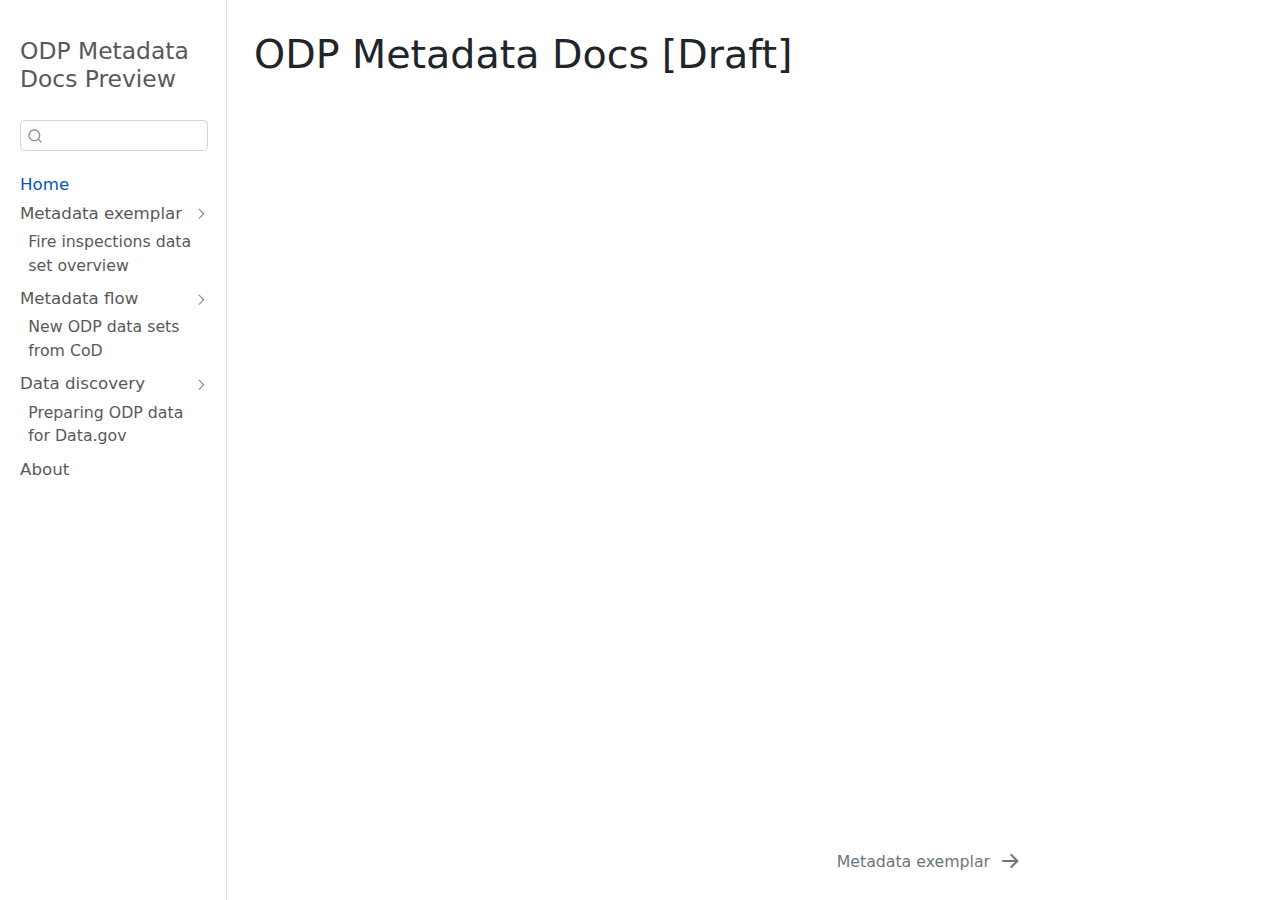
<file: docs/index.html>
<!DOCTYPE html>
<html xmlns="http://www.w3.org/1999/xhtml" lang="en" xml:lang="en"><head>

<meta charset="utf-8">
<meta name="generator" content="quarto-1.1.189">

<meta name="viewport" content="width=device-width, initial-scale=1.0, user-scalable=yes">


<title>ODP Metadata Docs Preview - ODP Metadata Docs [Draft]</title>
<style>
code{white-space: pre-wrap;}
span.smallcaps{font-variant: small-caps;}
div.columns{display: flex; gap: min(4vw, 1.5em);}
div.column{flex: auto; overflow-x: auto;}
div.hanging-indent{margin-left: 1.5em; text-indent: -1.5em;}
ul.task-list{list-style: none;}
ul.task-list li input[type="checkbox"] {
  width: 0.8em;
  margin: 0 0.8em 0.2em -1.6em;
  vertical-align: middle;
}
</style>


<script src="site_libs/quarto-nav/quarto-nav.js"></script>
<script src="site_libs/quarto-nav/headroom.min.js"></script>
<script src="site_libs/clipboard/clipboard.min.js"></script>
<script src="site_libs/quarto-search/autocomplete.umd.js"></script>
<script src="site_libs/quarto-search/fuse.min.js"></script>
<script src="site_libs/quarto-search/quarto-search.js"></script>
<meta name="quarto:offset" content="./">
<link href="./exemplar/index.html" rel="next">
<script src="site_libs/quarto-html/quarto.js"></script>
<script src="site_libs/quarto-html/popper.min.js"></script>
<script src="site_libs/quarto-html/tippy.umd.min.js"></script>
<script src="site_libs/quarto-html/anchor.min.js"></script>
<link href="site_libs/quarto-html/tippy.css" rel="stylesheet">
<link href="site_libs/quarto-html/quarto-syntax-highlighting.css" rel="stylesheet" id="quarto-text-highlighting-styles">
<script src="site_libs/bootstrap/bootstrap.min.js"></script>
<link href="site_libs/bootstrap/bootstrap-icons.css" rel="stylesheet">
<link href="site_libs/bootstrap/bootstrap.min.css" rel="stylesheet" id="quarto-bootstrap" data-mode="light">
<script id="quarto-search-options" type="application/json">{
  "location": "sidebar",
  "copy-button": false,
  "collapse-after": 3,
  "panel-placement": "start",
  "type": "textbox",
  "limit": 20,
  "language": {
    "search-no-results-text": "No results",
    "search-matching-documents-text": "matching documents",
    "search-copy-link-title": "Copy link to search",
    "search-hide-matches-text": "Hide additional matches",
    "search-more-match-text": "more match in this document",
    "search-more-matches-text": "more matches in this document",
    "search-clear-button-title": "Clear",
    "search-detached-cancel-button-title": "Cancel",
    "search-submit-button-title": "Submit"
  }
}</script>


<link rel="stylesheet" href="styles.css">
</head>

<body class="nav-sidebar docked">

<div id="quarto-search-results"></div>
  <header id="quarto-header" class="headroom fixed-top">
  <nav class="quarto-secondary-nav" data-bs-toggle="collapse" data-bs-target="#quarto-sidebar" aria-controls="quarto-sidebar" aria-expanded="false" aria-label="Toggle sidebar navigation" onclick="if (window.quartoToggleHeadroom) { window.quartoToggleHeadroom(); }">
    <div class="container-fluid d-flex justify-content-between">
      <h1 class="quarto-secondary-nav-title">ODP Metadata Docs [Draft]</h1>
      <button type="button" class="quarto-btn-toggle btn" aria-label="Show secondary navigation">
        <i class="bi bi-chevron-right"></i>
      </button>
    </div>
  </nav>
</header>
<!-- content -->
<div id="quarto-content" class="quarto-container page-columns page-rows-contents page-layout-article">
<!-- sidebar -->
  <nav id="quarto-sidebar" class="sidebar collapse sidebar-navigation docked overflow-auto">
    <div class="pt-lg-2 mt-2 text-left sidebar-header">
    <div class="sidebar-title mb-0 py-0">
      <a href="./">ODP Metadata Docs Preview</a> 
    </div>
      </div>
      <div class="mt-2 flex-shrink-0 align-items-center">
        <div class="sidebar-search">
        <div id="quarto-search" class="" title="Search"></div>
        </div>
      </div>
    <div class="sidebar-menu-container"> 
    <ul class="list-unstyled mt-1">
        <li class="sidebar-item">
  <div class="sidebar-item-container"> 
  <a href="./index.html" class="sidebar-item-text sidebar-link active">Home</a>
  </div>
</li>
        <li class="sidebar-item sidebar-item-section">
      <div class="sidebar-item-container"> 
            <a href="./exemplar/index.html" class="sidebar-item-text sidebar-link">Metadata exemplar</a>
          <a class="sidebar-item-toggle text-start" data-bs-toggle="collapse" data-bs-target="#quarto-sidebar-section-1" aria-expanded="true">
            <i class="bi bi-chevron-right ms-2"></i>
          </a> 
      </div>
      <ul id="quarto-sidebar-section-1" class="collapse list-unstyled sidebar-section depth1 show">  
          <li class="sidebar-item">
  <div class="sidebar-item-container"> 
  <a href="./exemplar/inspect_df_trial_fire_inspections.html" class="sidebar-item-text sidebar-link">Fire inspections data set overview</a>
  </div>
</li>
      </ul>
  </li>
        <li class="sidebar-item sidebar-item-section">
      <div class="sidebar-item-container"> 
            <a href="./metadata_flow/index.html" class="sidebar-item-text sidebar-link">Metadata flow</a>
          <a class="sidebar-item-toggle text-start" data-bs-toggle="collapse" data-bs-target="#quarto-sidebar-section-2" aria-expanded="true">
            <i class="bi bi-chevron-right ms-2"></i>
          </a> 
      </div>
      <ul id="quarto-sidebar-section-2" class="collapse list-unstyled sidebar-section depth1 show">  
          <li class="sidebar-item">
  <div class="sidebar-item-container"> 
  <a href="./metadata_flow/new_from_cod_to_odp.html" class="sidebar-item-text sidebar-link">New ODP data sets from CoD</a>
  </div>
</li>
      </ul>
  </li>
        <li class="sidebar-item sidebar-item-section">
      <div class="sidebar-item-container"> 
            <a href="./discovery/index.html" class="sidebar-item-text sidebar-link">Data discovery</a>
          <a class="sidebar-item-toggle text-start" data-bs-toggle="collapse" data-bs-target="#quarto-sidebar-section-3" aria-expanded="true">
            <i class="bi bi-chevron-right ms-2"></i>
          </a> 
      </div>
      <ul id="quarto-sidebar-section-3" class="collapse list-unstyled sidebar-section depth1 show">  
          <li class="sidebar-item">
  <div class="sidebar-item-container"> 
  <a href="./discovery/data_dot_gov.html" class="sidebar-item-text sidebar-link">Preparing ODP data for Data.gov</a>
  </div>
</li>
      </ul>
  </li>
        <li class="sidebar-item">
  <div class="sidebar-item-container"> 
  <a href="./about.html" class="sidebar-item-text sidebar-link">About</a>
  </div>
</li>
    </ul>
    </div>
</nav>
<!-- margin-sidebar -->
    <div id="quarto-margin-sidebar" class="sidebar margin-sidebar">
        
    </div>
<!-- main -->
<main class="content" id="quarto-document-content">

<header id="title-block-header" class="quarto-title-block default">
<div class="quarto-title">
<h1 class="title d-none d-lg-block">ODP Metadata Docs [Draft]</h1>
</div>



<div class="quarto-title-meta">

    
    
  </div>
  

</header>




</main> <!-- /main -->
<script id="quarto-html-after-body" type="application/javascript">
window.document.addEventListener("DOMContentLoaded", function (event) {
  const toggleBodyColorMode = (bsSheetEl) => {
    const mode = bsSheetEl.getAttribute("data-mode");
    const bodyEl = window.document.querySelector("body");
    if (mode === "dark") {
      bodyEl.classList.add("quarto-dark");
      bodyEl.classList.remove("quarto-light");
    } else {
      bodyEl.classList.add("quarto-light");
      bodyEl.classList.remove("quarto-dark");
    }
  }
  const toggleBodyColorPrimary = () => {
    const bsSheetEl = window.document.querySelector("link#quarto-bootstrap");
    if (bsSheetEl) {
      toggleBodyColorMode(bsSheetEl);
    }
  }
  toggleBodyColorPrimary();  
  const icon = "";
  const anchorJS = new window.AnchorJS();
  anchorJS.options = {
    placement: 'right',
    icon: icon
  };
  anchorJS.add('.anchored');
  const clipboard = new window.ClipboardJS('.code-copy-button', {
    target: function(trigger) {
      return trigger.previousElementSibling;
    }
  });
  clipboard.on('success', function(e) {
    // button target
    const button = e.trigger;
    // don't keep focus
    button.blur();
    // flash "checked"
    button.classList.add('code-copy-button-checked');
    var currentTitle = button.getAttribute("title");
    button.setAttribute("title", "Copied!");
    setTimeout(function() {
      button.setAttribute("title", currentTitle);
      button.classList.remove('code-copy-button-checked');
    }, 1000);
    // clear code selection
    e.clearSelection();
  });
  function tippyHover(el, contentFn) {
    const config = {
      allowHTML: true,
      content: contentFn,
      maxWidth: 500,
      delay: 100,
      arrow: false,
      appendTo: function(el) {
          return el.parentElement;
      },
      interactive: true,
      interactiveBorder: 10,
      theme: 'quarto',
      placement: 'bottom-start'
    };
    window.tippy(el, config); 
  }
  const noterefs = window.document.querySelectorAll('a[role="doc-noteref"]');
  for (var i=0; i<noterefs.length; i++) {
    const ref = noterefs[i];
    tippyHover(ref, function() {
      // use id or data attribute instead here
      let href = ref.getAttribute('data-footnote-href') || ref.getAttribute('href');
      try { href = new URL(href).hash; } catch {}
      const id = href.replace(/^#\/?/, "");
      const note = window.document.getElementById(id);
      return note.innerHTML;
    });
  }
  var bibliorefs = window.document.querySelectorAll('a[role="doc-biblioref"]');
  for (var i=0; i<bibliorefs.length; i++) {
    const ref = bibliorefs[i];
    const cites = ref.parentNode.getAttribute('data-cites').split(' ');
    tippyHover(ref, function() {
      var popup = window.document.createElement('div');
      cites.forEach(function(cite) {
        var citeDiv = window.document.createElement('div');
        citeDiv.classList.add('hanging-indent');
        citeDiv.classList.add('csl-entry');
        var biblioDiv = window.document.getElementById('ref-' + cite);
        if (biblioDiv) {
          citeDiv.innerHTML = biblioDiv.innerHTML;
        }
        popup.appendChild(citeDiv);
      });
      return popup.innerHTML;
    });
  }
});
</script>
<nav class="page-navigation">
  <div class="nav-page nav-page-previous">
  </div>
  <div class="nav-page nav-page-next">
      <a href="./exemplar/index.html" class="pagination-link">
        <span class="nav-page-text">Metadata exemplar</span> <i class="bi bi-arrow-right-short"></i>
      </a>
  </div>
</nav>
</div> <!-- /content -->



</body></html>
</file>
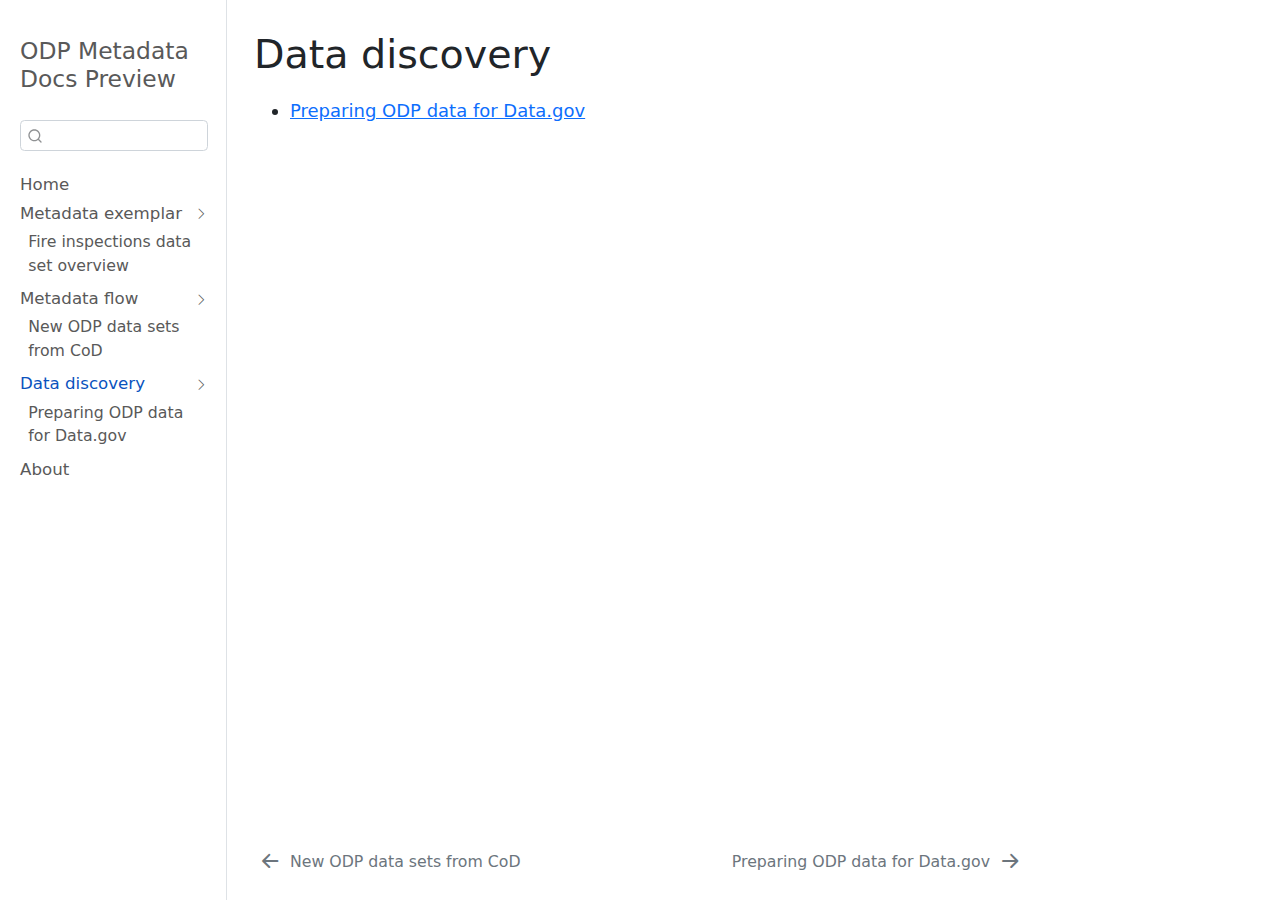
<file: docs/discovery/index.html>
<!DOCTYPE html>
<html xmlns="http://www.w3.org/1999/xhtml" lang="en" xml:lang="en"><head>

<meta charset="utf-8">
<meta name="generator" content="quarto-1.1.189">

<meta name="viewport" content="width=device-width, initial-scale=1.0, user-scalable=yes">


<title>ODP Metadata Docs Preview - Data discovery</title>
<style>
code{white-space: pre-wrap;}
span.smallcaps{font-variant: small-caps;}
div.columns{display: flex; gap: min(4vw, 1.5em);}
div.column{flex: auto; overflow-x: auto;}
div.hanging-indent{margin-left: 1.5em; text-indent: -1.5em;}
ul.task-list{list-style: none;}
ul.task-list li input[type="checkbox"] {
  width: 0.8em;
  margin: 0 0.8em 0.2em -1.6em;
  vertical-align: middle;
}
</style>


<script src="../site_libs/quarto-nav/quarto-nav.js"></script>
<script src="../site_libs/quarto-nav/headroom.min.js"></script>
<script src="../site_libs/clipboard/clipboard.min.js"></script>
<script src="../site_libs/quarto-search/autocomplete.umd.js"></script>
<script src="../site_libs/quarto-search/fuse.min.js"></script>
<script src="../site_libs/quarto-search/quarto-search.js"></script>
<meta name="quarto:offset" content="../">
<link href="../discovery/data_dot_gov.html" rel="next">
<link href="../metadata_flow/new_from_cod_to_odp.html" rel="prev">
<script src="../site_libs/quarto-html/quarto.js"></script>
<script src="../site_libs/quarto-html/popper.min.js"></script>
<script src="../site_libs/quarto-html/tippy.umd.min.js"></script>
<script src="../site_libs/quarto-html/anchor.min.js"></script>
<link href="../site_libs/quarto-html/tippy.css" rel="stylesheet">
<link href="../site_libs/quarto-html/quarto-syntax-highlighting.css" rel="stylesheet" id="quarto-text-highlighting-styles">
<script src="../site_libs/bootstrap/bootstrap.min.js"></script>
<link href="../site_libs/bootstrap/bootstrap-icons.css" rel="stylesheet">
<link href="../site_libs/bootstrap/bootstrap.min.css" rel="stylesheet" id="quarto-bootstrap" data-mode="light">
<script id="quarto-search-options" type="application/json">{
  "location": "sidebar",
  "copy-button": false,
  "collapse-after": 3,
  "panel-placement": "start",
  "type": "textbox",
  "limit": 20,
  "language": {
    "search-no-results-text": "No results",
    "search-matching-documents-text": "matching documents",
    "search-copy-link-title": "Copy link to search",
    "search-hide-matches-text": "Hide additional matches",
    "search-more-match-text": "more match in this document",
    "search-more-matches-text": "more matches in this document",
    "search-clear-button-title": "Clear",
    "search-detached-cancel-button-title": "Cancel",
    "search-submit-button-title": "Submit"
  }
}</script>


<link rel="stylesheet" href="../styles.css">
</head>

<body class="nav-sidebar docked">

<div id="quarto-search-results"></div>
  <header id="quarto-header" class="headroom fixed-top">
  <nav class="quarto-secondary-nav" data-bs-toggle="collapse" data-bs-target="#quarto-sidebar" aria-controls="quarto-sidebar" aria-expanded="false" aria-label="Toggle sidebar navigation" onclick="if (window.quartoToggleHeadroom) { window.quartoToggleHeadroom(); }">
    <div class="container-fluid d-flex justify-content-between">
      <h1 class="quarto-secondary-nav-title">Data discovery</h1>
      <button type="button" class="quarto-btn-toggle btn" aria-label="Show secondary navigation">
        <i class="bi bi-chevron-right"></i>
      </button>
    </div>
  </nav>
</header>
<!-- content -->
<div id="quarto-content" class="quarto-container page-columns page-rows-contents page-layout-article">
<!-- sidebar -->
  <nav id="quarto-sidebar" class="sidebar collapse sidebar-navigation docked overflow-auto">
    <div class="pt-lg-2 mt-2 text-left sidebar-header">
    <div class="sidebar-title mb-0 py-0">
      <a href="../">ODP Metadata Docs Preview</a> 
    </div>
      </div>
      <div class="mt-2 flex-shrink-0 align-items-center">
        <div class="sidebar-search">
        <div id="quarto-search" class="" title="Search"></div>
        </div>
      </div>
    <div class="sidebar-menu-container"> 
    <ul class="list-unstyled mt-1">
        <li class="sidebar-item">
  <div class="sidebar-item-container"> 
  <a href="../index.html" class="sidebar-item-text sidebar-link">Home</a>
  </div>
</li>
        <li class="sidebar-item sidebar-item-section">
      <div class="sidebar-item-container"> 
            <a href="../exemplar/index.html" class="sidebar-item-text sidebar-link">Metadata exemplar</a>
          <a class="sidebar-item-toggle text-start" data-bs-toggle="collapse" data-bs-target="#quarto-sidebar-section-1" aria-expanded="true">
            <i class="bi bi-chevron-right ms-2"></i>
          </a> 
      </div>
      <ul id="quarto-sidebar-section-1" class="collapse list-unstyled sidebar-section depth1 show">  
          <li class="sidebar-item">
  <div class="sidebar-item-container"> 
  <a href="../exemplar/inspect_df_trial_fire_inspections.html" class="sidebar-item-text sidebar-link">Fire inspections data set overview</a>
  </div>
</li>
      </ul>
  </li>
        <li class="sidebar-item sidebar-item-section">
      <div class="sidebar-item-container"> 
            <a href="../metadata_flow/index.html" class="sidebar-item-text sidebar-link">Metadata flow</a>
          <a class="sidebar-item-toggle text-start" data-bs-toggle="collapse" data-bs-target="#quarto-sidebar-section-2" aria-expanded="true">
            <i class="bi bi-chevron-right ms-2"></i>
          </a> 
      </div>
      <ul id="quarto-sidebar-section-2" class="collapse list-unstyled sidebar-section depth1 show">  
          <li class="sidebar-item">
  <div class="sidebar-item-container"> 
  <a href="../metadata_flow/new_from_cod_to_odp.html" class="sidebar-item-text sidebar-link">New ODP data sets from CoD</a>
  </div>
</li>
      </ul>
  </li>
        <li class="sidebar-item sidebar-item-section">
      <div class="sidebar-item-container"> 
            <a href="../discovery/index.html" class="sidebar-item-text sidebar-link active">Data discovery</a>
          <a class="sidebar-item-toggle text-start" data-bs-toggle="collapse" data-bs-target="#quarto-sidebar-section-3" aria-expanded="true">
            <i class="bi bi-chevron-right ms-2"></i>
          </a> 
      </div>
      <ul id="quarto-sidebar-section-3" class="collapse list-unstyled sidebar-section depth1 show">  
          <li class="sidebar-item">
  <div class="sidebar-item-container"> 
  <a href="../discovery/data_dot_gov.html" class="sidebar-item-text sidebar-link">Preparing ODP data for Data.gov</a>
  </div>
</li>
      </ul>
  </li>
        <li class="sidebar-item">
  <div class="sidebar-item-container"> 
  <a href="../about.html" class="sidebar-item-text sidebar-link">About</a>
  </div>
</li>
    </ul>
    </div>
</nav>
<!-- margin-sidebar -->
    <div id="quarto-margin-sidebar" class="sidebar margin-sidebar">
        
    </div>
<!-- main -->
<main class="content" id="quarto-document-content">

<header id="title-block-header" class="quarto-title-block default">
<div class="quarto-title">
<h1 class="title d-none d-lg-block">Data discovery</h1>
</div>



<div class="quarto-title-meta">

    
    
  </div>
  

</header>

<ul>
<li><a href="data_dot_gov.html">Preparing ODP data for Data.gov</a></li>
</ul>



</main> <!-- /main -->
<script id="quarto-html-after-body" type="application/javascript">
window.document.addEventListener("DOMContentLoaded", function (event) {
  const toggleBodyColorMode = (bsSheetEl) => {
    const mode = bsSheetEl.getAttribute("data-mode");
    const bodyEl = window.document.querySelector("body");
    if (mode === "dark") {
      bodyEl.classList.add("quarto-dark");
      bodyEl.classList.remove("quarto-light");
    } else {
      bodyEl.classList.add("quarto-light");
      bodyEl.classList.remove("quarto-dark");
    }
  }
  const toggleBodyColorPrimary = () => {
    const bsSheetEl = window.document.querySelector("link#quarto-bootstrap");
    if (bsSheetEl) {
      toggleBodyColorMode(bsSheetEl);
    }
  }
  toggleBodyColorPrimary();  
  const icon = "";
  const anchorJS = new window.AnchorJS();
  anchorJS.options = {
    placement: 'right',
    icon: icon
  };
  anchorJS.add('.anchored');
  const clipboard = new window.ClipboardJS('.code-copy-button', {
    target: function(trigger) {
      return trigger.previousElementSibling;
    }
  });
  clipboard.on('success', function(e) {
    // button target
    const button = e.trigger;
    // don't keep focus
    button.blur();
    // flash "checked"
    button.classList.add('code-copy-button-checked');
    var currentTitle = button.getAttribute("title");
    button.setAttribute("title", "Copied!");
    setTimeout(function() {
      button.setAttribute("title", currentTitle);
      button.classList.remove('code-copy-button-checked');
    }, 1000);
    // clear code selection
    e.clearSelection();
  });
  function tippyHover(el, contentFn) {
    const config = {
      allowHTML: true,
      content: contentFn,
      maxWidth: 500,
      delay: 100,
      arrow: false,
      appendTo: function(el) {
          return el.parentElement;
      },
      interactive: true,
      interactiveBorder: 10,
      theme: 'quarto',
      placement: 'bottom-start'
    };
    window.tippy(el, config); 
  }
  const noterefs = window.document.querySelectorAll('a[role="doc-noteref"]');
  for (var i=0; i<noterefs.length; i++) {
    const ref = noterefs[i];
    tippyHover(ref, function() {
      // use id or data attribute instead here
      let href = ref.getAttribute('data-footnote-href') || ref.getAttribute('href');
      try { href = new URL(href).hash; } catch {}
      const id = href.replace(/^#\/?/, "");
      const note = window.document.getElementById(id);
      return note.innerHTML;
    });
  }
  var bibliorefs = window.document.querySelectorAll('a[role="doc-biblioref"]');
  for (var i=0; i<bibliorefs.length; i++) {
    const ref = bibliorefs[i];
    const cites = ref.parentNode.getAttribute('data-cites').split(' ');
    tippyHover(ref, function() {
      var popup = window.document.createElement('div');
      cites.forEach(function(cite) {
        var citeDiv = window.document.createElement('div');
        citeDiv.classList.add('hanging-indent');
        citeDiv.classList.add('csl-entry');
        var biblioDiv = window.document.getElementById('ref-' + cite);
        if (biblioDiv) {
          citeDiv.innerHTML = biblioDiv.innerHTML;
        }
        popup.appendChild(citeDiv);
      });
      return popup.innerHTML;
    });
  }
});
</script>
<nav class="page-navigation">
  <div class="nav-page nav-page-previous">
      <a href="../metadata_flow/new_from_cod_to_odp.html" class="pagination-link">
        <i class="bi bi-arrow-left-short"></i> <span class="nav-page-text">New ODP data sets from CoD</span>
      </a>          
  </div>
  <div class="nav-page nav-page-next">
      <a href="../discovery/data_dot_gov.html" class="pagination-link">
        <span class="nav-page-text">Preparing ODP data for Data.gov</span> <i class="bi bi-arrow-right-short"></i>
      </a>
  </div>
</nav>
</div> <!-- /content -->



</body></html>
</file>
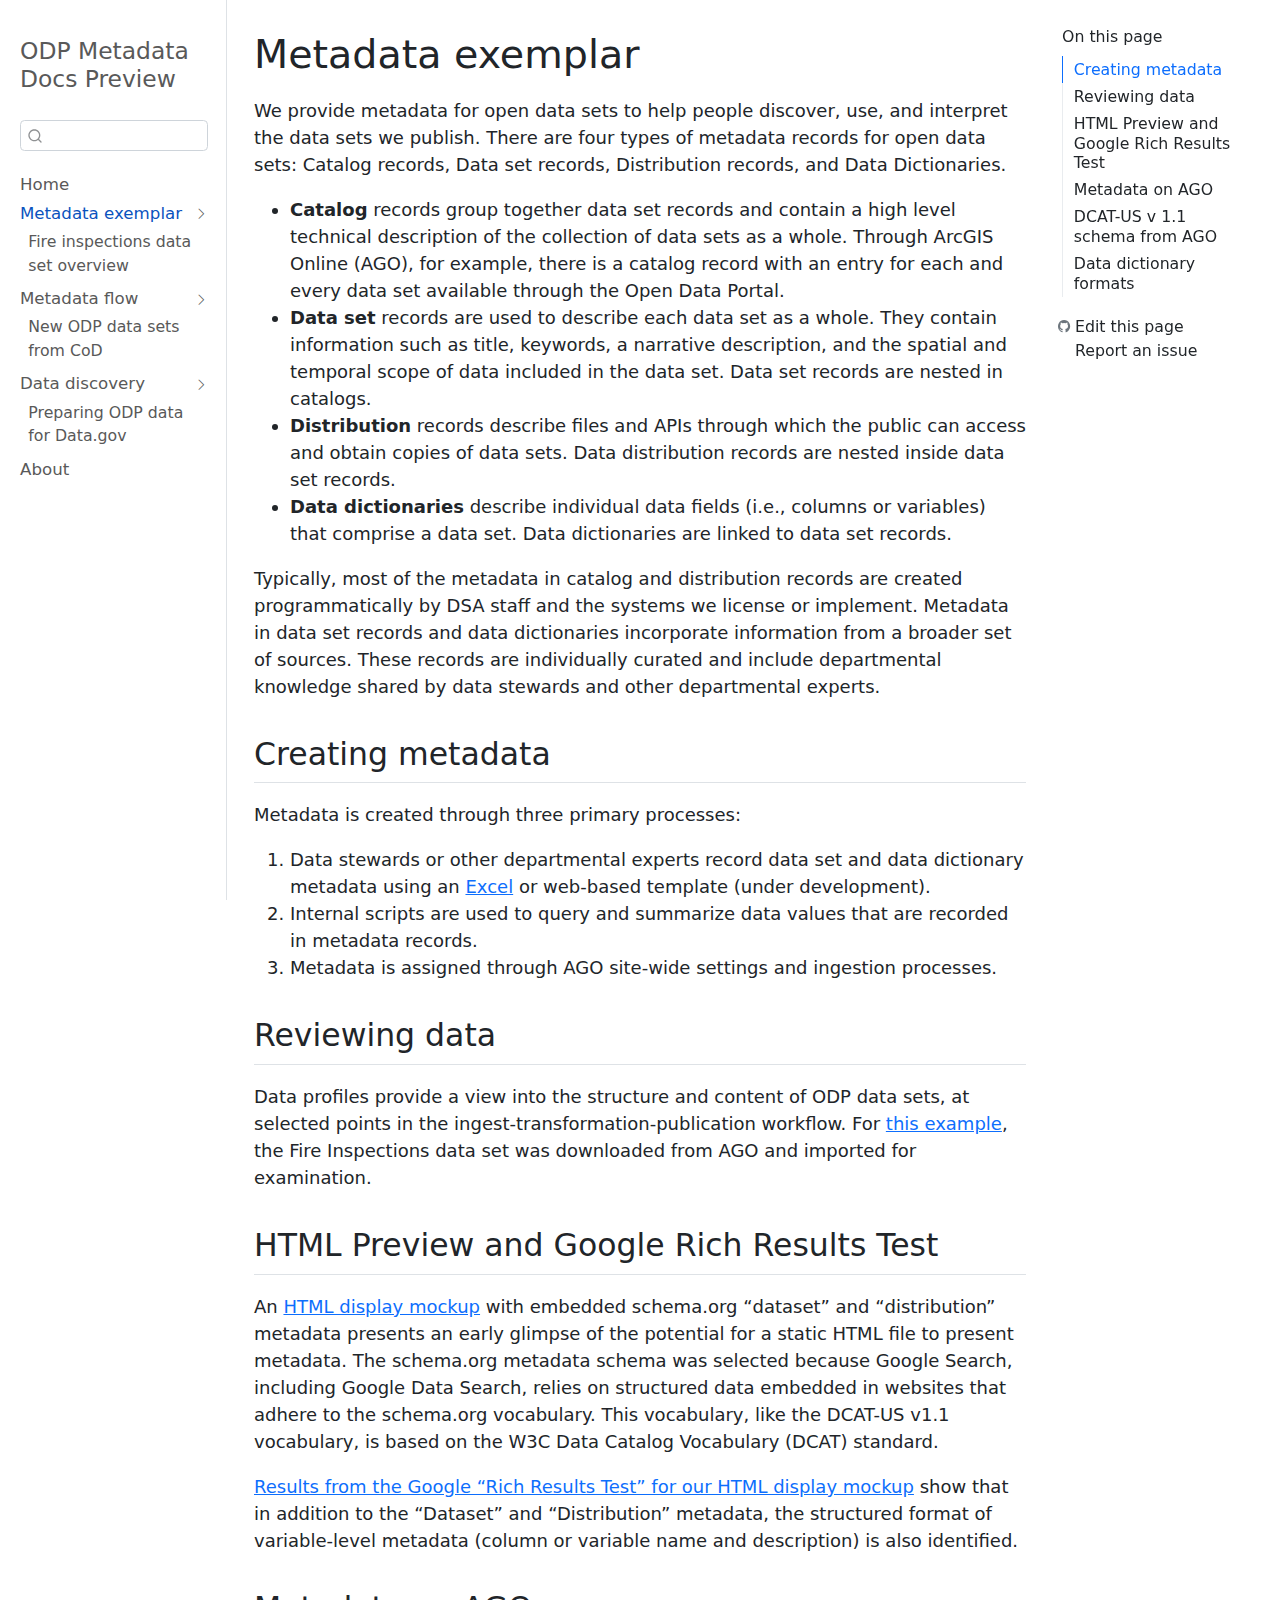
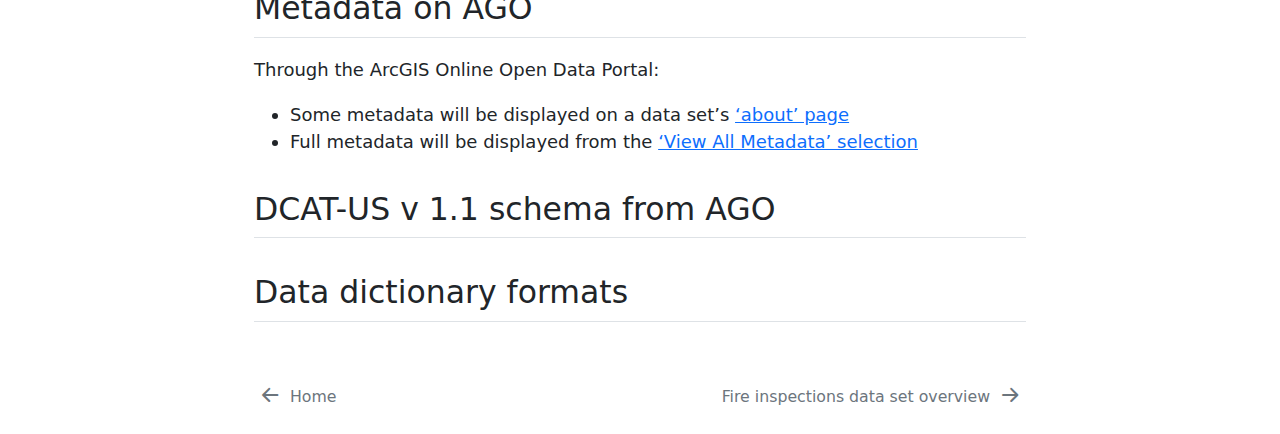
<file: docs/exemplar/index.html>
<!DOCTYPE html>
<html xmlns="http://www.w3.org/1999/xhtml" lang="en" xml:lang="en"><head>

<meta charset="utf-8">
<meta name="generator" content="quarto-1.1.189">

<meta name="viewport" content="width=device-width, initial-scale=1.0, user-scalable=yes">


<title>ODP Metadata Docs Preview - Metadata exemplar</title>
<style>
code{white-space: pre-wrap;}
span.smallcaps{font-variant: small-caps;}
div.columns{display: flex; gap: min(4vw, 1.5em);}
div.column{flex: auto; overflow-x: auto;}
div.hanging-indent{margin-left: 1.5em; text-indent: -1.5em;}
ul.task-list{list-style: none;}
ul.task-list li input[type="checkbox"] {
  width: 0.8em;
  margin: 0 0.8em 0.2em -1.6em;
  vertical-align: middle;
}
</style>


<script src="../site_libs/quarto-nav/quarto-nav.js"></script>
<script src="../site_libs/quarto-nav/headroom.min.js"></script>
<script src="../site_libs/clipboard/clipboard.min.js"></script>
<script src="../site_libs/quarto-search/autocomplete.umd.js"></script>
<script src="../site_libs/quarto-search/fuse.min.js"></script>
<script src="../site_libs/quarto-search/quarto-search.js"></script>
<meta name="quarto:offset" content="../">
<link href="../exemplar/inspect_df_trial_fire_inspections.html" rel="next">
<link href="../index.html" rel="prev">
<script src="../site_libs/quarto-html/quarto.js"></script>
<script src="../site_libs/quarto-html/popper.min.js"></script>
<script src="../site_libs/quarto-html/tippy.umd.min.js"></script>
<script src="../site_libs/quarto-html/anchor.min.js"></script>
<link href="../site_libs/quarto-html/tippy.css" rel="stylesheet">
<link href="../site_libs/quarto-html/quarto-syntax-highlighting.css" rel="stylesheet" id="quarto-text-highlighting-styles">
<script src="../site_libs/bootstrap/bootstrap.min.js"></script>
<link href="../site_libs/bootstrap/bootstrap-icons.css" rel="stylesheet">
<link href="../site_libs/bootstrap/bootstrap.min.css" rel="stylesheet" id="quarto-bootstrap" data-mode="light">
<script id="quarto-search-options" type="application/json">{
  "location": "sidebar",
  "copy-button": false,
  "collapse-after": 3,
  "panel-placement": "start",
  "type": "textbox",
  "limit": 20,
  "language": {
    "search-no-results-text": "No results",
    "search-matching-documents-text": "matching documents",
    "search-copy-link-title": "Copy link to search",
    "search-hide-matches-text": "Hide additional matches",
    "search-more-match-text": "more match in this document",
    "search-more-matches-text": "more matches in this document",
    "search-clear-button-title": "Clear",
    "search-detached-cancel-button-title": "Cancel",
    "search-submit-button-title": "Submit"
  }
}</script>


<link rel="stylesheet" href="../styles.css">
</head>

<body class="nav-sidebar docked">

<div id="quarto-search-results"></div>
  <header id="quarto-header" class="headroom fixed-top">
  <nav class="quarto-secondary-nav" data-bs-toggle="collapse" data-bs-target="#quarto-sidebar" aria-controls="quarto-sidebar" aria-expanded="false" aria-label="Toggle sidebar navigation" onclick="if (window.quartoToggleHeadroom) { window.quartoToggleHeadroom(); }">
    <div class="container-fluid d-flex justify-content-between">
      <h1 class="quarto-secondary-nav-title">Metadata exemplar</h1>
      <button type="button" class="quarto-btn-toggle btn" aria-label="Show secondary navigation">
        <i class="bi bi-chevron-right"></i>
      </button>
    </div>
  </nav>
</header>
<!-- content -->
<div id="quarto-content" class="quarto-container page-columns page-rows-contents page-layout-article">
<!-- sidebar -->
  <nav id="quarto-sidebar" class="sidebar collapse sidebar-navigation docked overflow-auto">
    <div class="pt-lg-2 mt-2 text-left sidebar-header">
    <div class="sidebar-title mb-0 py-0">
      <a href="../">ODP Metadata Docs Preview</a> 
    </div>
      </div>
      <div class="mt-2 flex-shrink-0 align-items-center">
        <div class="sidebar-search">
        <div id="quarto-search" class="" title="Search"></div>
        </div>
      </div>
    <div class="sidebar-menu-container"> 
    <ul class="list-unstyled mt-1">
        <li class="sidebar-item">
  <div class="sidebar-item-container"> 
  <a href="../index.html" class="sidebar-item-text sidebar-link">Home</a>
  </div>
</li>
        <li class="sidebar-item sidebar-item-section">
      <div class="sidebar-item-container"> 
            <a href="../exemplar/index.html" class="sidebar-item-text sidebar-link active">Metadata exemplar</a>
          <a class="sidebar-item-toggle text-start" data-bs-toggle="collapse" data-bs-target="#quarto-sidebar-section-1" aria-expanded="true">
            <i class="bi bi-chevron-right ms-2"></i>
          </a> 
      </div>
      <ul id="quarto-sidebar-section-1" class="collapse list-unstyled sidebar-section depth1 show">  
          <li class="sidebar-item">
  <div class="sidebar-item-container"> 
  <a href="../exemplar/inspect_df_trial_fire_inspections.html" class="sidebar-item-text sidebar-link">Fire inspections data set overview</a>
  </div>
</li>
      </ul>
  </li>
        <li class="sidebar-item sidebar-item-section">
      <div class="sidebar-item-container"> 
            <a href="../metadata_flow/index.html" class="sidebar-item-text sidebar-link">Metadata flow</a>
          <a class="sidebar-item-toggle text-start" data-bs-toggle="collapse" data-bs-target="#quarto-sidebar-section-2" aria-expanded="true">
            <i class="bi bi-chevron-right ms-2"></i>
          </a> 
      </div>
      <ul id="quarto-sidebar-section-2" class="collapse list-unstyled sidebar-section depth1 show">  
          <li class="sidebar-item">
  <div class="sidebar-item-container"> 
  <a href="../metadata_flow/new_from_cod_to_odp.html" class="sidebar-item-text sidebar-link">New ODP data sets from CoD</a>
  </div>
</li>
      </ul>
  </li>
        <li class="sidebar-item sidebar-item-section">
      <div class="sidebar-item-container"> 
            <a href="../discovery/index.html" class="sidebar-item-text sidebar-link">Data discovery</a>
          <a class="sidebar-item-toggle text-start" data-bs-toggle="collapse" data-bs-target="#quarto-sidebar-section-3" aria-expanded="true">
            <i class="bi bi-chevron-right ms-2"></i>
          </a> 
      </div>
      <ul id="quarto-sidebar-section-3" class="collapse list-unstyled sidebar-section depth1 show">  
          <li class="sidebar-item">
  <div class="sidebar-item-container"> 
  <a href="../discovery/data_dot_gov.html" class="sidebar-item-text sidebar-link">Preparing ODP data for Data.gov</a>
  </div>
</li>
      </ul>
  </li>
        <li class="sidebar-item">
  <div class="sidebar-item-container"> 
  <a href="../about.html" class="sidebar-item-text sidebar-link">About</a>
  </div>
</li>
    </ul>
    </div>
</nav>
<!-- margin-sidebar -->
    <div id="quarto-margin-sidebar" class="sidebar margin-sidebar">
        <nav id="TOC" role="doc-toc" class="toc-active">
    <h2 id="toc-title">On this page</h2>
   
  <ul>
  <li><a href="#creating-metadata" id="toc-creating-metadata" class="nav-link active" data-scroll-target="#creating-metadata">Creating metadata</a></li>
  <li><a href="#reviewing-data" id="toc-reviewing-data" class="nav-link" data-scroll-target="#reviewing-data">Reviewing data</a></li>
  <li><a href="#html-preview-and-google-rich-results-test" id="toc-html-preview-and-google-rich-results-test" class="nav-link" data-scroll-target="#html-preview-and-google-rich-results-test">HTML Preview and Google Rich Results Test</a></li>
  <li><a href="#metadata-on-ago" id="toc-metadata-on-ago" class="nav-link" data-scroll-target="#metadata-on-ago">Metadata on AGO</a></li>
  <li><a href="#dcat-us-v-1.1-schema-from-ago" id="toc-dcat-us-v-1.1-schema-from-ago" class="nav-link" data-scroll-target="#dcat-us-v-1.1-schema-from-ago">DCAT-US v 1.1 schema from AGO</a></li>
  <li><a href="#data-dictionary-formats" id="toc-data-dictionary-formats" class="nav-link" data-scroll-target="#data-dictionary-formats">Data dictionary formats</a></li>
  </ul>
<div class="toc-actions"><div><i class="bi bi-github"></i></div><div class="action-links"><p><a href="https://github.com/lsheble/odp_meta_preview/edit/main/exemplar/index.qmd" class="toc-action">Edit this page</a></p><p><a href="https://github.com/lsheble/odp_meta_preview/issues/new" class="toc-action">Report an issue</a></p></div></div></nav>
    </div>
<!-- main -->
<main class="content" id="quarto-document-content">

<header id="title-block-header" class="quarto-title-block default">
<div class="quarto-title">
<h1 class="title d-none d-lg-block">Metadata exemplar</h1>
</div>



<div class="quarto-title-meta">

    
    
  </div>
  

</header>

<p>We provide metadata for open data sets to help people discover, use, and interpret the data sets we publish. There are four types of metadata records for open data sets: Catalog records, Data set records, Distribution records, and Data Dictionaries.</p>
<ul>
<li><strong>Catalog</strong> records group together data set records and contain a high level technical description of the collection of data sets as a whole. Through ArcGIS Online (AGO), for example, there is a catalog record with an entry for each and every data set available through the Open Data Portal.<br>
</li>
<li><strong>Data set</strong> records are used to describe each data set as a whole. They contain information such as title, keywords, a narrative description, and the spatial and temporal scope of data included in the data set. Data set records are nested in catalogs.</li>
<li><strong>Distribution</strong> records describe files and APIs through which the public can access and obtain copies of data sets. Data distribution records are nested inside data set records.</li>
<li><strong>Data dictionaries</strong> describe individual data fields (i.e., columns or variables) that comprise a data set. Data dictionaries are linked to data set records.</li>
</ul>
<p>Typically, most of the metadata in catalog and distribution records are created programmatically by DSA staff and the systems we license or implement. Metadata in data set records and data dictionaries incorporate information from a broader set of sources. These records are individually curated and include departmental knowledge shared by data stewards and other departmental experts.</p>
<section id="creating-metadata" class="level2">
<h2 class="anchored" data-anchor-id="creating-metadata">Creating metadata</h2>
<p>Metadata is created through three primary processes:</p>
<ol type="1">
<li>Data stewards or other departmental experts record data set and data dictionary metadata using an <a href="https://cidetroitmius.sharepoint.com/:x:/r/sites/M365-DoIT-DSA-BusinessTruth/Shared%20Documents/Business%20Truth/Working_files/metadata/DFD_Fire_Inspections_ODP_data_dictionary.xlsx?d=w28b8aa9dea904c9180d1e9b94b1fdf1c&amp;csf=1&amp;web=1&amp;e=KIdmrn">Excel</a> or web-based template (under development).</li>
<li>Internal scripts are used to query and summarize data values that are recorded in metadata records.</li>
<li>Metadata is assigned through AGO site-wide settings and ingestion processes.</li>
</ol>
</section>
<section id="reviewing-data" class="level2">
<h2 class="anchored" data-anchor-id="reviewing-data">Reviewing data</h2>
<p>Data profiles provide a view into the structure and content of ODP data sets, at selected points in the ingest-transformation-publication workflow. For <a href="https://lsheble.github.io/odp_meta_preview/exemplar/inspect_df_trial_fire_inspections.html">this example</a>, the Fire Inspections data set was downloaded from AGO and imported for examination.</p>
</section>
<section id="html-preview-and-google-rich-results-test" class="level2">
<h2 class="anchored" data-anchor-id="html-preview-and-google-rich-results-test">HTML Preview and Google Rich Results Test</h2>
<p>An <a href="fire_inspections.html">HTML display mockup</a> with embedded schema.org “dataset” and “distribution” metadata presents an early glimpse of the potential for a static HTML file to present metadata. The schema.org metadata schema was selected because Google Search, including Google Data Search, relies on structured data embedded in websites that adhere to the schema.org vocabulary. This vocabulary, like the DCAT-US v1.1 vocabulary, is based on the W3C Data Catalog Vocabulary (DCAT) standard.</p>
<p><a href="https://search.google.com/test/rich-results/result/r%2Fdatasets?id=yjwf46MkAlC03ztqiMenXA">Results from the Google “Rich Results Test” for our HTML display mockup</a> show that in addition to the “Dataset” and “Distribution” metadata, the structured format of variable-level metadata (column or variable name and description) is also identified.</p>
</section>
<section id="metadata-on-ago" class="level2">
<h2 class="anchored" data-anchor-id="metadata-on-ago">Metadata on AGO</h2>
<p>Through the ArcGIS Online Open Data Portal:</p>
<ul>
<li>Some metadata will be displayed on a data set’s <a href="https://data.detroitmi.gov/datasets/detroitmi::fire-inspections/about">‘about’ page</a></li>
<li>Full metadata will be displayed from the <a href="https://www.arcgis.com/sharing/rest/content/items/0bac58a27da04e4a95910cb6488b7fe9/info/metadata/metadata.xml?format=default&amp;output=html">‘View All Metadata’ selection</a></li>
</ul>
</section>
<section id="dcat-us-v-1.1-schema-from-ago" class="level2">
<h2 class="anchored" data-anchor-id="dcat-us-v-1.1-schema-from-ago">DCAT-US v 1.1 schema from AGO</h2>
</section>
<section id="data-dictionary-formats" class="level2">
<h2 class="anchored" data-anchor-id="data-dictionary-formats">Data dictionary formats</h2>


</section>

</main> <!-- /main -->
<script id="quarto-html-after-body" type="application/javascript">
window.document.addEventListener("DOMContentLoaded", function (event) {
  const toggleBodyColorMode = (bsSheetEl) => {
    const mode = bsSheetEl.getAttribute("data-mode");
    const bodyEl = window.document.querySelector("body");
    if (mode === "dark") {
      bodyEl.classList.add("quarto-dark");
      bodyEl.classList.remove("quarto-light");
    } else {
      bodyEl.classList.add("quarto-light");
      bodyEl.classList.remove("quarto-dark");
    }
  }
  const toggleBodyColorPrimary = () => {
    const bsSheetEl = window.document.querySelector("link#quarto-bootstrap");
    if (bsSheetEl) {
      toggleBodyColorMode(bsSheetEl);
    }
  }
  toggleBodyColorPrimary();  
  const icon = "";
  const anchorJS = new window.AnchorJS();
  anchorJS.options = {
    placement: 'right',
    icon: icon
  };
  anchorJS.add('.anchored');
  const clipboard = new window.ClipboardJS('.code-copy-button', {
    target: function(trigger) {
      return trigger.previousElementSibling;
    }
  });
  clipboard.on('success', function(e) {
    // button target
    const button = e.trigger;
    // don't keep focus
    button.blur();
    // flash "checked"
    button.classList.add('code-copy-button-checked');
    var currentTitle = button.getAttribute("title");
    button.setAttribute("title", "Copied!");
    setTimeout(function() {
      button.setAttribute("title", currentTitle);
      button.classList.remove('code-copy-button-checked');
    }, 1000);
    // clear code selection
    e.clearSelection();
  });
  function tippyHover(el, contentFn) {
    const config = {
      allowHTML: true,
      content: contentFn,
      maxWidth: 500,
      delay: 100,
      arrow: false,
      appendTo: function(el) {
          return el.parentElement;
      },
      interactive: true,
      interactiveBorder: 10,
      theme: 'quarto',
      placement: 'bottom-start'
    };
    window.tippy(el, config); 
  }
  const noterefs = window.document.querySelectorAll('a[role="doc-noteref"]');
  for (var i=0; i<noterefs.length; i++) {
    const ref = noterefs[i];
    tippyHover(ref, function() {
      // use id or data attribute instead here
      let href = ref.getAttribute('data-footnote-href') || ref.getAttribute('href');
      try { href = new URL(href).hash; } catch {}
      const id = href.replace(/^#\/?/, "");
      const note = window.document.getElementById(id);
      return note.innerHTML;
    });
  }
  var bibliorefs = window.document.querySelectorAll('a[role="doc-biblioref"]');
  for (var i=0; i<bibliorefs.length; i++) {
    const ref = bibliorefs[i];
    const cites = ref.parentNode.getAttribute('data-cites').split(' ');
    tippyHover(ref, function() {
      var popup = window.document.createElement('div');
      cites.forEach(function(cite) {
        var citeDiv = window.document.createElement('div');
        citeDiv.classList.add('hanging-indent');
        citeDiv.classList.add('csl-entry');
        var biblioDiv = window.document.getElementById('ref-' + cite);
        if (biblioDiv) {
          citeDiv.innerHTML = biblioDiv.innerHTML;
        }
        popup.appendChild(citeDiv);
      });
      return popup.innerHTML;
    });
  }
});
</script>
<nav class="page-navigation">
  <div class="nav-page nav-page-previous">
      <a href="../index.html" class="pagination-link">
        <i class="bi bi-arrow-left-short"></i> <span class="nav-page-text">Home</span>
      </a>          
  </div>
  <div class="nav-page nav-page-next">
      <a href="../exemplar/inspect_df_trial_fire_inspections.html" class="pagination-link">
        <span class="nav-page-text">Fire inspections data set overview</span> <i class="bi bi-arrow-right-short"></i>
      </a>
  </div>
</nav>
</div> <!-- /content -->



</body></html>
</file>
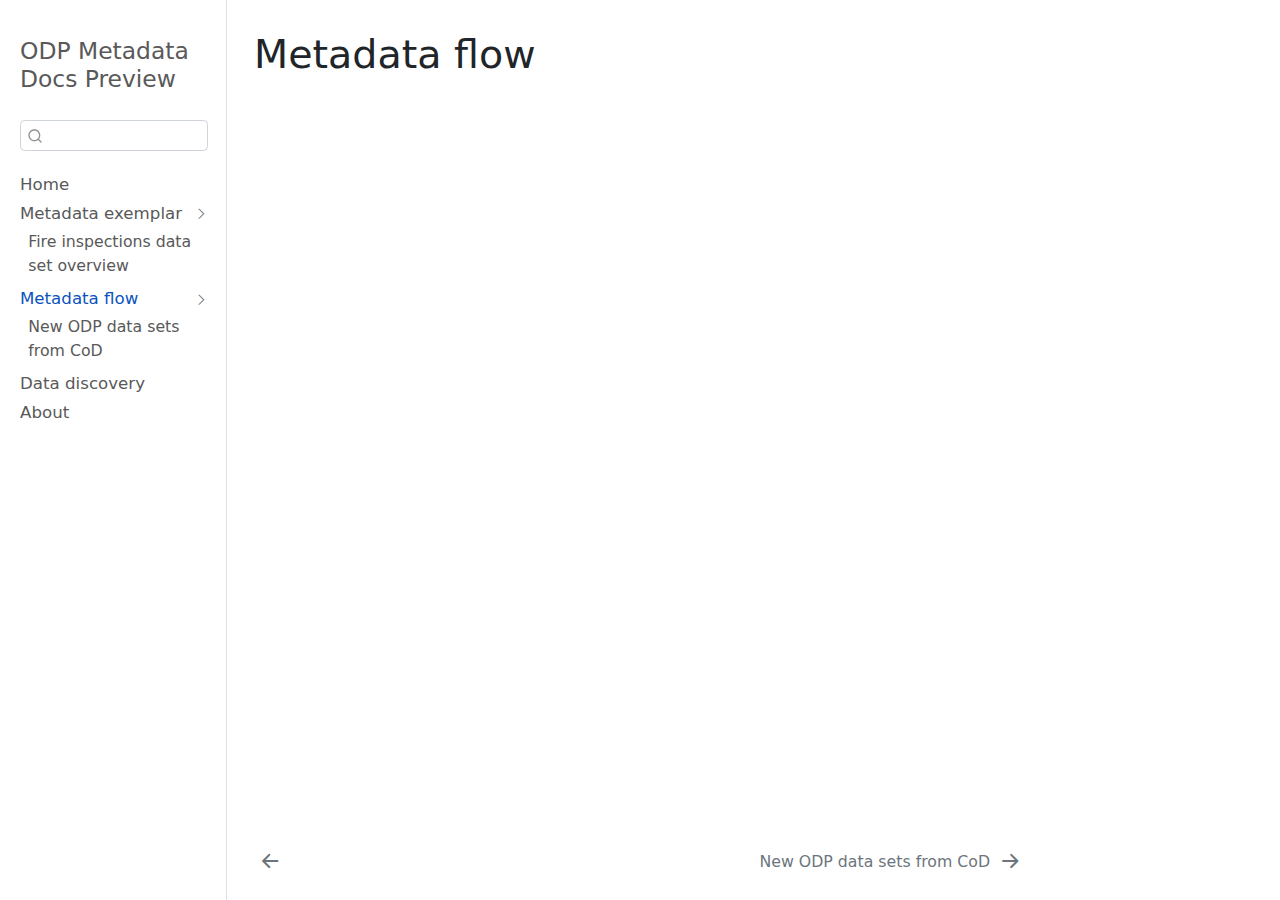
<file: docs/metadata_flow/index.html>
<!DOCTYPE html>
<html xmlns="http://www.w3.org/1999/xhtml" lang="en" xml:lang="en"><head>

<meta charset="utf-8">
<meta name="generator" content="quarto-1.1.189">

<meta name="viewport" content="width=device-width, initial-scale=1.0, user-scalable=yes">


<title>ODP Metadata Docs Preview - Metadata flow</title>
<style>
code{white-space: pre-wrap;}
span.smallcaps{font-variant: small-caps;}
div.columns{display: flex; gap: min(4vw, 1.5em);}
div.column{flex: auto; overflow-x: auto;}
div.hanging-indent{margin-left: 1.5em; text-indent: -1.5em;}
ul.task-list{list-style: none;}
ul.task-list li input[type="checkbox"] {
  width: 0.8em;
  margin: 0 0.8em 0.2em -1.6em;
  vertical-align: middle;
}
</style>


<script src="../site_libs/quarto-nav/quarto-nav.js"></script>
<script src="../site_libs/quarto-nav/headroom.min.js"></script>
<script src="../site_libs/clipboard/clipboard.min.js"></script>
<script src="../site_libs/quarto-search/autocomplete.umd.js"></script>
<script src="../site_libs/quarto-search/fuse.min.js"></script>
<script src="../site_libs/quarto-search/quarto-search.js"></script>
<meta name="quarto:offset" content="../">
<link href="../metadata_flow/new_from_cod_to_odp.html" rel="next">
<link href="../exemplar/fire_inspections.html" rel="prev">
<script src="../site_libs/quarto-html/quarto.js"></script>
<script src="../site_libs/quarto-html/popper.min.js"></script>
<script src="../site_libs/quarto-html/tippy.umd.min.js"></script>
<script src="../site_libs/quarto-html/anchor.min.js"></script>
<link href="../site_libs/quarto-html/tippy.css" rel="stylesheet">
<link href="../site_libs/quarto-html/quarto-syntax-highlighting.css" rel="stylesheet" id="quarto-text-highlighting-styles">
<script src="../site_libs/bootstrap/bootstrap.min.js"></script>
<link href="../site_libs/bootstrap/bootstrap-icons.css" rel="stylesheet">
<link href="../site_libs/bootstrap/bootstrap.min.css" rel="stylesheet" id="quarto-bootstrap" data-mode="light">
<script id="quarto-search-options" type="application/json">{
  "location": "sidebar",
  "copy-button": false,
  "collapse-after": 3,
  "panel-placement": "start",
  "type": "textbox",
  "limit": 20,
  "language": {
    "search-no-results-text": "No results",
    "search-matching-documents-text": "matching documents",
    "search-copy-link-title": "Copy link to search",
    "search-hide-matches-text": "Hide additional matches",
    "search-more-match-text": "more match in this document",
    "search-more-matches-text": "more matches in this document",
    "search-clear-button-title": "Clear",
    "search-detached-cancel-button-title": "Cancel",
    "search-submit-button-title": "Submit"
  }
}</script>


<link rel="stylesheet" href="../styles.css">
</head>

<body class="nav-sidebar docked">

<div id="quarto-search-results"></div>
  <header id="quarto-header" class="headroom fixed-top">
  <nav class="quarto-secondary-nav" data-bs-toggle="collapse" data-bs-target="#quarto-sidebar" aria-controls="quarto-sidebar" aria-expanded="false" aria-label="Toggle sidebar navigation" onclick="if (window.quartoToggleHeadroom) { window.quartoToggleHeadroom(); }">
    <div class="container-fluid d-flex justify-content-between">
      <h1 class="quarto-secondary-nav-title">Metadata flow</h1>
      <button type="button" class="quarto-btn-toggle btn" aria-label="Show secondary navigation">
        <i class="bi bi-chevron-right"></i>
      </button>
    </div>
  </nav>
</header>
<!-- content -->
<div id="quarto-content" class="quarto-container page-columns page-rows-contents page-layout-article">
<!-- sidebar -->
  <nav id="quarto-sidebar" class="sidebar collapse sidebar-navigation docked overflow-auto">
    <div class="pt-lg-2 mt-2 text-left sidebar-header">
    <div class="sidebar-title mb-0 py-0">
      <a href="../">ODP Metadata Docs Preview</a> 
    </div>
      </div>
      <div class="mt-2 flex-shrink-0 align-items-center">
        <div class="sidebar-search">
        <div id="quarto-search" class="" title="Search"></div>
        </div>
      </div>
    <div class="sidebar-menu-container"> 
    <ul class="list-unstyled mt-1">
        <li class="sidebar-item">
  <div class="sidebar-item-container"> 
  <a href="../index.html" class="sidebar-item-text sidebar-link">Home</a>
  </div>
</li>
        <li class="sidebar-item sidebar-item-section">
      <div class="sidebar-item-container"> 
            <a href="../exemplar/index.html" class="sidebar-item-text sidebar-link">Metadata exemplar</a>
          <a class="sidebar-item-toggle text-start" data-bs-toggle="collapse" data-bs-target="#quarto-sidebar-section-1" aria-expanded="true">
            <i class="bi bi-chevron-right ms-2"></i>
          </a> 
      </div>
      <ul id="quarto-sidebar-section-1" class="collapse list-unstyled sidebar-section depth1 show">  
          <li class="sidebar-item">
  <div class="sidebar-item-container"> 
  <a href="../exemplar/inspect_df_trial_fire_inspections.html" class="sidebar-item-text sidebar-link">Fire inspections data set overview</a>
  </div>
</li>
      </ul>
  </li>
        <li class="sidebar-item sidebar-item-section">
      <div class="sidebar-item-container"> 
            <a href="../metadata_flow/index.html" class="sidebar-item-text sidebar-link active">Metadata flow</a>
          <a class="sidebar-item-toggle text-start" data-bs-toggle="collapse" data-bs-target="#quarto-sidebar-section-2" aria-expanded="true">
            <i class="bi bi-chevron-right ms-2"></i>
          </a> 
      </div>
      <ul id="quarto-sidebar-section-2" class="collapse list-unstyled sidebar-section depth1 show">  
          <li class="sidebar-item">
  <div class="sidebar-item-container"> 
  <a href="../metadata_flow/new_from_cod_to_odp.html" class="sidebar-item-text sidebar-link">New ODP data sets from CoD</a>
  </div>
</li>
      </ul>
  </li>
        <li class="sidebar-item">
  <div class="sidebar-item-container"> 
  <a href="../data_dot_gov.html" class="sidebar-item-text sidebar-link">Data discovery</a>
  </div>
</li>
        <li class="sidebar-item">
  <div class="sidebar-item-container"> 
  <a href="../about.html" class="sidebar-item-text sidebar-link">About</a>
  </div>
</li>
    </ul>
    </div>
</nav>
<!-- margin-sidebar -->
    <div id="quarto-margin-sidebar" class="sidebar margin-sidebar">
        
    </div>
<!-- main -->
<main class="content" id="quarto-document-content">

<header id="title-block-header" class="quarto-title-block default">
<div class="quarto-title">
<h1 class="title d-none d-lg-block">Metadata flow</h1>
</div>



<div class="quarto-title-meta">

    
    
  </div>
  

</header>




</main> <!-- /main -->
<script id="quarto-html-after-body" type="application/javascript">
window.document.addEventListener("DOMContentLoaded", function (event) {
  const toggleBodyColorMode = (bsSheetEl) => {
    const mode = bsSheetEl.getAttribute("data-mode");
    const bodyEl = window.document.querySelector("body");
    if (mode === "dark") {
      bodyEl.classList.add("quarto-dark");
      bodyEl.classList.remove("quarto-light");
    } else {
      bodyEl.classList.add("quarto-light");
      bodyEl.classList.remove("quarto-dark");
    }
  }
  const toggleBodyColorPrimary = () => {
    const bsSheetEl = window.document.querySelector("link#quarto-bootstrap");
    if (bsSheetEl) {
      toggleBodyColorMode(bsSheetEl);
    }
  }
  toggleBodyColorPrimary();  
  const icon = "";
  const anchorJS = new window.AnchorJS();
  anchorJS.options = {
    placement: 'right',
    icon: icon
  };
  anchorJS.add('.anchored');
  const clipboard = new window.ClipboardJS('.code-copy-button', {
    target: function(trigger) {
      return trigger.previousElementSibling;
    }
  });
  clipboard.on('success', function(e) {
    // button target
    const button = e.trigger;
    // don't keep focus
    button.blur();
    // flash "checked"
    button.classList.add('code-copy-button-checked');
    var currentTitle = button.getAttribute("title");
    button.setAttribute("title", "Copied!");
    setTimeout(function() {
      button.setAttribute("title", currentTitle);
      button.classList.remove('code-copy-button-checked');
    }, 1000);
    // clear code selection
    e.clearSelection();
  });
  function tippyHover(el, contentFn) {
    const config = {
      allowHTML: true,
      content: contentFn,
      maxWidth: 500,
      delay: 100,
      arrow: false,
      appendTo: function(el) {
          return el.parentElement;
      },
      interactive: true,
      interactiveBorder: 10,
      theme: 'quarto',
      placement: 'bottom-start'
    };
    window.tippy(el, config); 
  }
  const noterefs = window.document.querySelectorAll('a[role="doc-noteref"]');
  for (var i=0; i<noterefs.length; i++) {
    const ref = noterefs[i];
    tippyHover(ref, function() {
      // use id or data attribute instead here
      let href = ref.getAttribute('data-footnote-href') || ref.getAttribute('href');
      try { href = new URL(href).hash; } catch {}
      const id = href.replace(/^#\/?/, "");
      const note = window.document.getElementById(id);
      return note.innerHTML;
    });
  }
  var bibliorefs = window.document.querySelectorAll('a[role="doc-biblioref"]');
  for (var i=0; i<bibliorefs.length; i++) {
    const ref = bibliorefs[i];
    const cites = ref.parentNode.getAttribute('data-cites').split(' ');
    tippyHover(ref, function() {
      var popup = window.document.createElement('div');
      cites.forEach(function(cite) {
        var citeDiv = window.document.createElement('div');
        citeDiv.classList.add('hanging-indent');
        citeDiv.classList.add('csl-entry');
        var biblioDiv = window.document.getElementById('ref-' + cite);
        if (biblioDiv) {
          citeDiv.innerHTML = biblioDiv.innerHTML;
        }
        popup.appendChild(citeDiv);
      });
      return popup.innerHTML;
    });
  }
});
</script>
<nav class="page-navigation">
  <div class="nav-page nav-page-previous">
      <a href="../exemplar/fire_inspections.html" class="pagination-link">
        <i class="bi bi-arrow-left-short"></i> <span class="nav-page-text"></span>
      </a>          
  </div>
  <div class="nav-page nav-page-next">
      <a href="../metadata_flow/new_from_cod_to_odp.html" class="pagination-link">
        <span class="nav-page-text">New ODP data sets from CoD</span> <i class="bi bi-arrow-right-short"></i>
      </a>
  </div>
</nav>
</div> <!-- /content -->



</body></html>
</file>
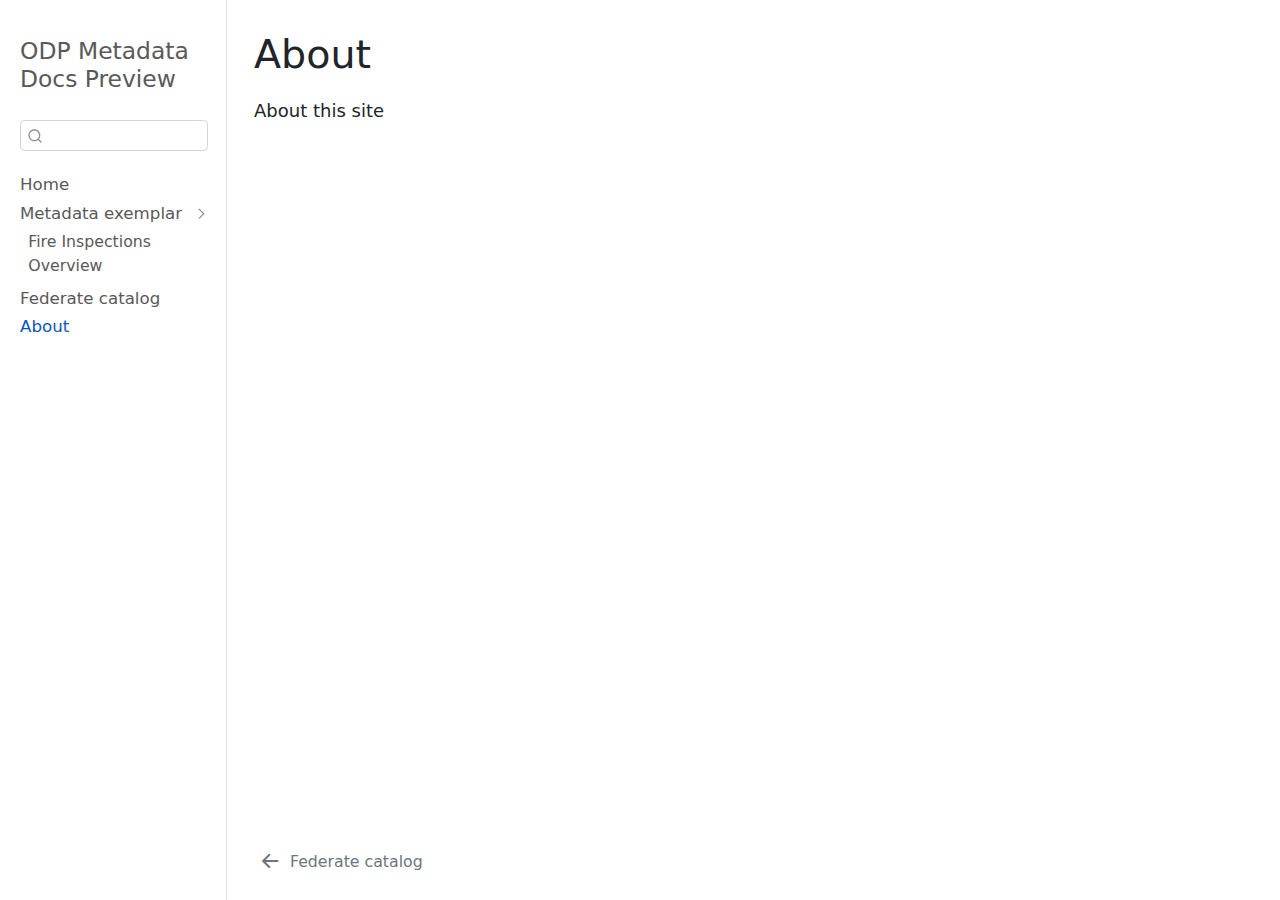
<file: docs/about.html>
<!DOCTYPE html>
<html xmlns="http://www.w3.org/1999/xhtml" lang="en" xml:lang="en"><head>

<meta charset="utf-8">
<meta name="generator" content="quarto-1.1.189">

<meta name="viewport" content="width=device-width, initial-scale=1.0, user-scalable=yes">


<title>ODP Metadata Docs Preview - About</title>
<style>
code{white-space: pre-wrap;}
span.smallcaps{font-variant: small-caps;}
div.columns{display: flex; gap: min(4vw, 1.5em);}
div.column{flex: auto; overflow-x: auto;}
div.hanging-indent{margin-left: 1.5em; text-indent: -1.5em;}
ul.task-list{list-style: none;}
ul.task-list li input[type="checkbox"] {
  width: 0.8em;
  margin: 0 0.8em 0.2em -1.6em;
  vertical-align: middle;
}
</style>


<script src="site_libs/quarto-nav/quarto-nav.js"></script>
<script src="site_libs/quarto-nav/headroom.min.js"></script>
<script src="site_libs/clipboard/clipboard.min.js"></script>
<script src="site_libs/quarto-search/autocomplete.umd.js"></script>
<script src="site_libs/quarto-search/fuse.min.js"></script>
<script src="site_libs/quarto-search/quarto-search.js"></script>
<meta name="quarto:offset" content="./">
<link href="./data_dot_gov.html" rel="prev">
<script src="site_libs/quarto-html/quarto.js"></script>
<script src="site_libs/quarto-html/popper.min.js"></script>
<script src="site_libs/quarto-html/tippy.umd.min.js"></script>
<script src="site_libs/quarto-html/anchor.min.js"></script>
<link href="site_libs/quarto-html/tippy.css" rel="stylesheet">
<link href="site_libs/quarto-html/quarto-syntax-highlighting.css" rel="stylesheet" id="quarto-text-highlighting-styles">
<script src="site_libs/bootstrap/bootstrap.min.js"></script>
<link href="site_libs/bootstrap/bootstrap-icons.css" rel="stylesheet">
<link href="site_libs/bootstrap/bootstrap.min.css" rel="stylesheet" id="quarto-bootstrap" data-mode="light">
<script id="quarto-search-options" type="application/json">{
  "location": "sidebar",
  "copy-button": false,
  "collapse-after": 3,
  "panel-placement": "start",
  "type": "textbox",
  "limit": 20,
  "language": {
    "search-no-results-text": "No results",
    "search-matching-documents-text": "matching documents",
    "search-copy-link-title": "Copy link to search",
    "search-hide-matches-text": "Hide additional matches",
    "search-more-match-text": "more match in this document",
    "search-more-matches-text": "more matches in this document",
    "search-clear-button-title": "Clear",
    "search-detached-cancel-button-title": "Cancel",
    "search-submit-button-title": "Submit"
  }
}</script>


<link rel="stylesheet" href="styles.css">
</head>

<body class="nav-sidebar docked">

<div id="quarto-search-results"></div>
  <header id="quarto-header" class="headroom fixed-top">
  <nav class="quarto-secondary-nav" data-bs-toggle="collapse" data-bs-target="#quarto-sidebar" aria-controls="quarto-sidebar" aria-expanded="false" aria-label="Toggle sidebar navigation" onclick="if (window.quartoToggleHeadroom) { window.quartoToggleHeadroom(); }">
    <div class="container-fluid d-flex justify-content-between">
      <h1 class="quarto-secondary-nav-title">About</h1>
      <button type="button" class="quarto-btn-toggle btn" aria-label="Show secondary navigation">
        <i class="bi bi-chevron-right"></i>
      </button>
    </div>
  </nav>
</header>
<!-- content -->
<div id="quarto-content" class="quarto-container page-columns page-rows-contents page-layout-article">
<!-- sidebar -->
  <nav id="quarto-sidebar" class="sidebar collapse sidebar-navigation docked overflow-auto">
    <div class="pt-lg-2 mt-2 text-left sidebar-header">
    <div class="sidebar-title mb-0 py-0">
      <a href="./">ODP Metadata Docs Preview</a> 
    </div>
      </div>
      <div class="mt-2 flex-shrink-0 align-items-center">
        <div class="sidebar-search">
        <div id="quarto-search" class="" title="Search"></div>
        </div>
      </div>
    <div class="sidebar-menu-container"> 
    <ul class="list-unstyled mt-1">
        <li class="sidebar-item">
  <div class="sidebar-item-container"> 
  <a href="./index.html" class="sidebar-item-text sidebar-link">Home</a>
  </div>
</li>
        <li class="sidebar-item sidebar-item-section">
      <div class="sidebar-item-container"> 
            <a href="./exemplar/index.html" class="sidebar-item-text sidebar-link">Metadata exemplar</a>
          <a class="sidebar-item-toggle text-start" data-bs-toggle="collapse" data-bs-target="#quarto-sidebar-section-1" aria-expanded="true">
            <i class="bi bi-chevron-right ms-2"></i>
          </a> 
      </div>
      <ul id="quarto-sidebar-section-1" class="collapse list-unstyled sidebar-section depth1 show">  
          <li class="sidebar-item">
  <div class="sidebar-item-container"> 
  <a href="./exemplar/inspect_df_trial_fire_inspections.html" class="sidebar-item-text sidebar-link">Fire Inspections Overview</a>
  </div>
</li>
      </ul>
  </li>
        <li class="sidebar-item">
  <div class="sidebar-item-container"> 
  <a href="./data_dot_gov.html" class="sidebar-item-text sidebar-link">Federate catalog</a>
  </div>
</li>
        <li class="sidebar-item">
  <div class="sidebar-item-container"> 
  <a href="./about.html" class="sidebar-item-text sidebar-link active">About</a>
  </div>
</li>
    </ul>
    </div>
</nav>
<!-- margin-sidebar -->
    <div id="quarto-margin-sidebar" class="sidebar margin-sidebar">
        
    </div>
<!-- main -->
<main class="content" id="quarto-document-content">

<header id="title-block-header" class="quarto-title-block default">
<div class="quarto-title">
<h1 class="title d-none d-lg-block">About</h1>
</div>



<div class="quarto-title-meta">

    
    
  </div>
  

</header>

<p>About this site</p>



</main> <!-- /main -->
<script id="quarto-html-after-body" type="application/javascript">
window.document.addEventListener("DOMContentLoaded", function (event) {
  const toggleBodyColorMode = (bsSheetEl) => {
    const mode = bsSheetEl.getAttribute("data-mode");
    const bodyEl = window.document.querySelector("body");
    if (mode === "dark") {
      bodyEl.classList.add("quarto-dark");
      bodyEl.classList.remove("quarto-light");
    } else {
      bodyEl.classList.add("quarto-light");
      bodyEl.classList.remove("quarto-dark");
    }
  }
  const toggleBodyColorPrimary = () => {
    const bsSheetEl = window.document.querySelector("link#quarto-bootstrap");
    if (bsSheetEl) {
      toggleBodyColorMode(bsSheetEl);
    }
  }
  toggleBodyColorPrimary();  
  const icon = "";
  const anchorJS = new window.AnchorJS();
  anchorJS.options = {
    placement: 'right',
    icon: icon
  };
  anchorJS.add('.anchored');
  const clipboard = new window.ClipboardJS('.code-copy-button', {
    target: function(trigger) {
      return trigger.previousElementSibling;
    }
  });
  clipboard.on('success', function(e) {
    // button target
    const button = e.trigger;
    // don't keep focus
    button.blur();
    // flash "checked"
    button.classList.add('code-copy-button-checked');
    var currentTitle = button.getAttribute("title");
    button.setAttribute("title", "Copied!");
    setTimeout(function() {
      button.setAttribute("title", currentTitle);
      button.classList.remove('code-copy-button-checked');
    }, 1000);
    // clear code selection
    e.clearSelection();
  });
  function tippyHover(el, contentFn) {
    const config = {
      allowHTML: true,
      content: contentFn,
      maxWidth: 500,
      delay: 100,
      arrow: false,
      appendTo: function(el) {
          return el.parentElement;
      },
      interactive: true,
      interactiveBorder: 10,
      theme: 'quarto',
      placement: 'bottom-start'
    };
    window.tippy(el, config); 
  }
  const noterefs = window.document.querySelectorAll('a[role="doc-noteref"]');
  for (var i=0; i<noterefs.length; i++) {
    const ref = noterefs[i];
    tippyHover(ref, function() {
      // use id or data attribute instead here
      let href = ref.getAttribute('data-footnote-href') || ref.getAttribute('href');
      try { href = new URL(href).hash; } catch {}
      const id = href.replace(/^#\/?/, "");
      const note = window.document.getElementById(id);
      return note.innerHTML;
    });
  }
  var bibliorefs = window.document.querySelectorAll('a[role="doc-biblioref"]');
  for (var i=0; i<bibliorefs.length; i++) {
    const ref = bibliorefs[i];
    const cites = ref.parentNode.getAttribute('data-cites').split(' ');
    tippyHover(ref, function() {
      var popup = window.document.createElement('div');
      cites.forEach(function(cite) {
        var citeDiv = window.document.createElement('div');
        citeDiv.classList.add('hanging-indent');
        citeDiv.classList.add('csl-entry');
        var biblioDiv = window.document.getElementById('ref-' + cite);
        if (biblioDiv) {
          citeDiv.innerHTML = biblioDiv.innerHTML;
        }
        popup.appendChild(citeDiv);
      });
      return popup.innerHTML;
    });
  }
});
</script>
<nav class="page-navigation">
  <div class="nav-page nav-page-previous">
      <a href="./data_dot_gov.html" class="pagination-link">
        <i class="bi bi-arrow-left-short"></i> <span class="nav-page-text">Federate catalog</span>
      </a>          
  </div>
  <div class="nav-page nav-page-next">
  </div>
</nav>
</div> <!-- /content -->



</body></html>
</file>
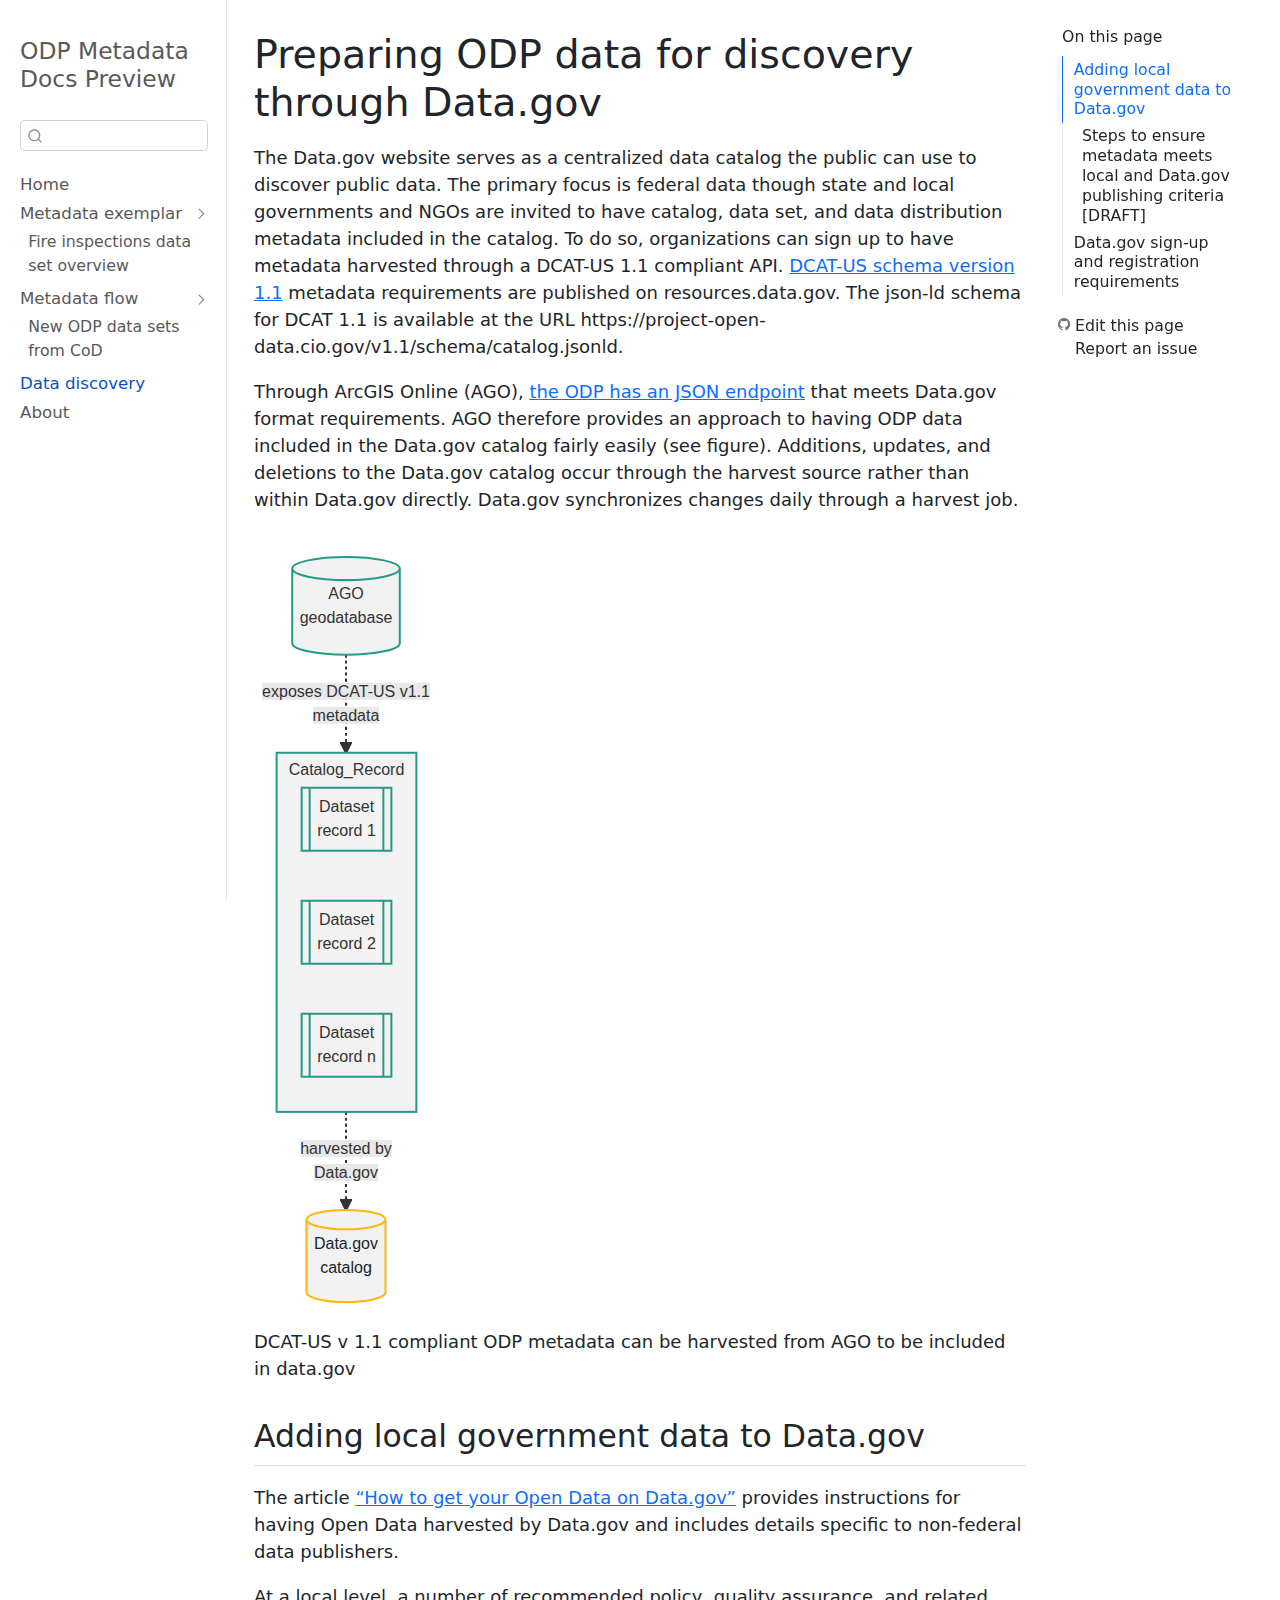
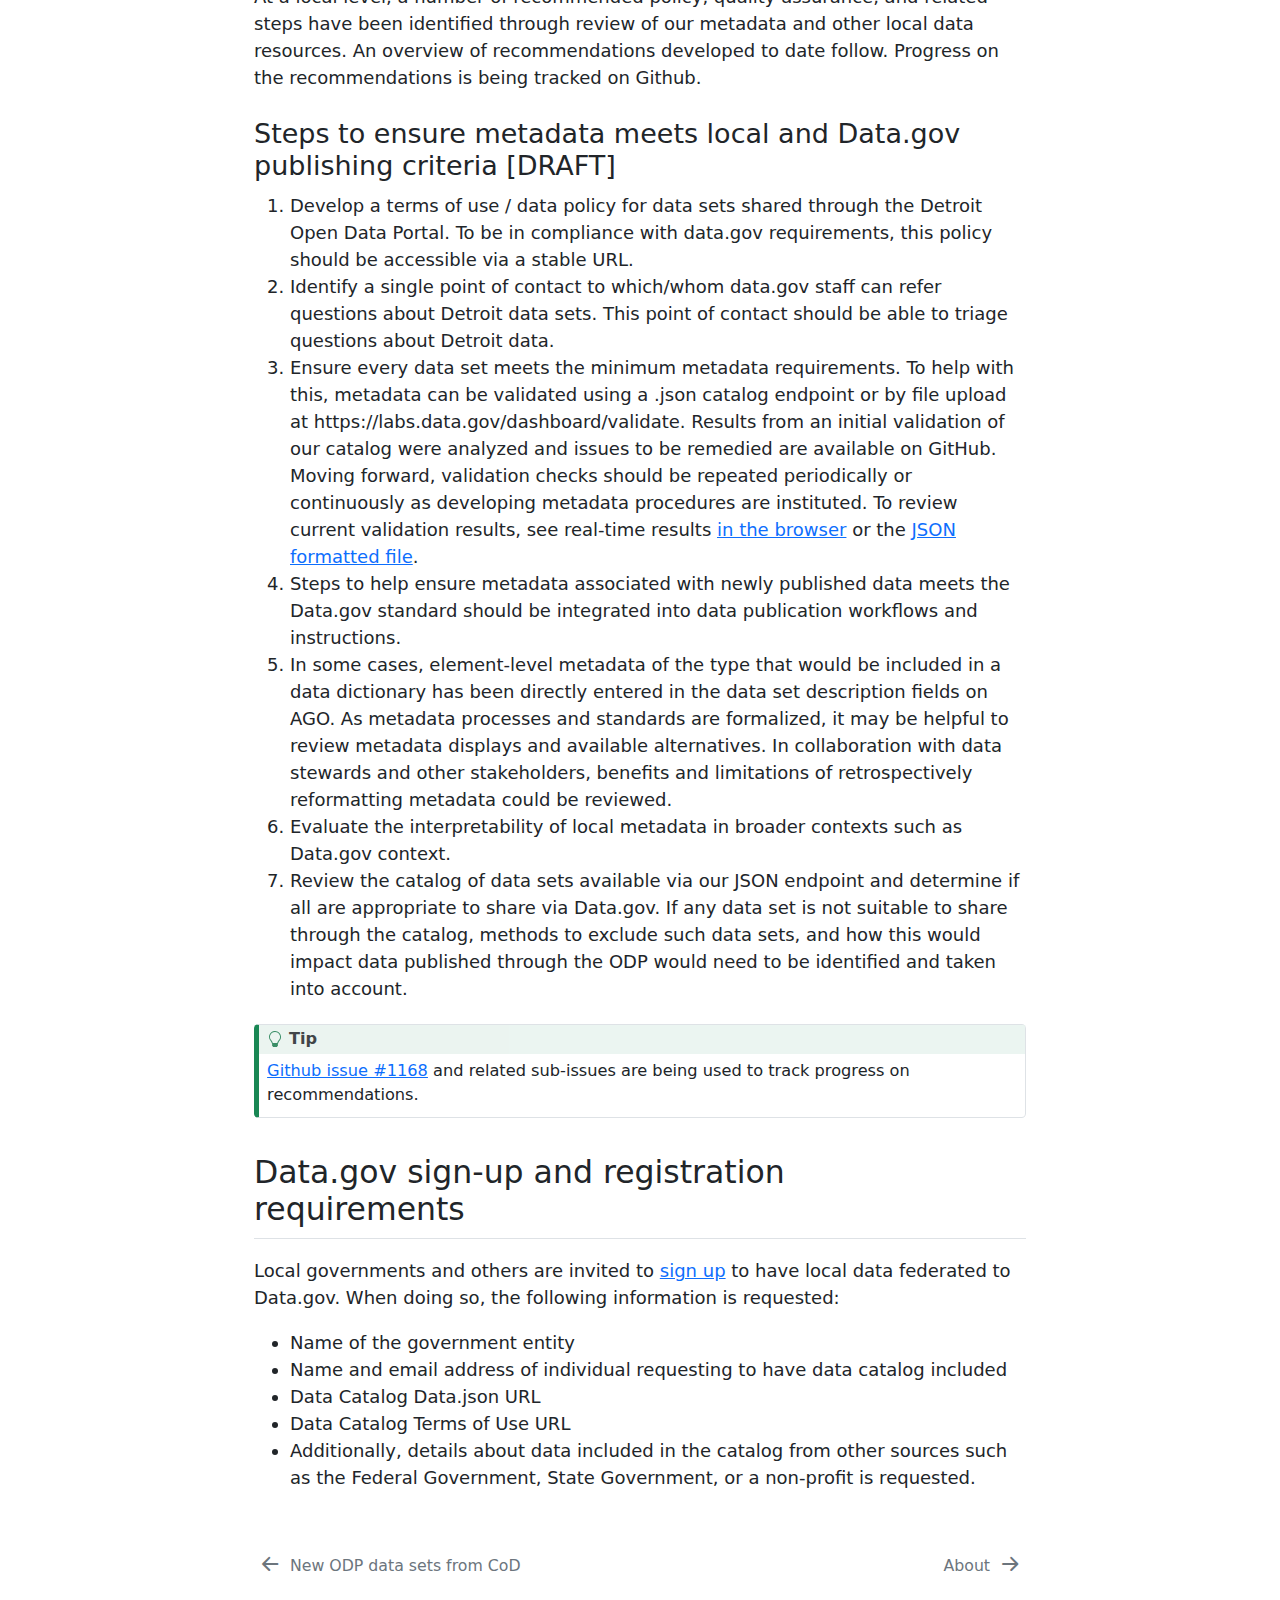
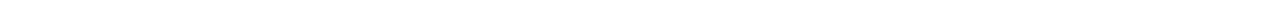
<file: docs/data_dot_gov.html>
<!DOCTYPE html>
<html xmlns="http://www.w3.org/1999/xhtml" lang="en" xml:lang="en"><head>

<meta charset="utf-8">
<meta name="generator" content="quarto-1.1.189">

<meta name="viewport" content="width=device-width, initial-scale=1.0, user-scalable=yes">


<title>ODP Metadata Docs Preview - Preparing ODP data for discovery through Data.gov</title>
<style>
code{white-space: pre-wrap;}
span.smallcaps{font-variant: small-caps;}
div.columns{display: flex; gap: min(4vw, 1.5em);}
div.column{flex: auto; overflow-x: auto;}
div.hanging-indent{margin-left: 1.5em; text-indent: -1.5em;}
ul.task-list{list-style: none;}
ul.task-list li input[type="checkbox"] {
  width: 0.8em;
  margin: 0 0.8em 0.2em -1.6em;
  vertical-align: middle;
}
</style>


<script src="site_libs/quarto-nav/quarto-nav.js"></script>
<script src="site_libs/quarto-nav/headroom.min.js"></script>
<script src="site_libs/clipboard/clipboard.min.js"></script>
<script src="site_libs/quarto-search/autocomplete.umd.js"></script>
<script src="site_libs/quarto-search/fuse.min.js"></script>
<script src="site_libs/quarto-search/quarto-search.js"></script>
<meta name="quarto:offset" content="./">
<link href="./about.html" rel="next">
<link href="./metadata_flow/new_from_cod_to_odp.html" rel="prev">
<script src="site_libs/quarto-html/quarto.js"></script>
<script src="site_libs/quarto-html/popper.min.js"></script>
<script src="site_libs/quarto-html/tippy.umd.min.js"></script>
<script src="site_libs/quarto-html/anchor.min.js"></script>
<link href="site_libs/quarto-html/tippy.css" rel="stylesheet">
<link href="site_libs/quarto-html/quarto-syntax-highlighting.css" rel="stylesheet" id="quarto-text-highlighting-styles">
<script src="site_libs/bootstrap/bootstrap.min.js"></script>
<link href="site_libs/bootstrap/bootstrap-icons.css" rel="stylesheet">
<link href="site_libs/bootstrap/bootstrap.min.css" rel="stylesheet" id="quarto-bootstrap" data-mode="light">
<script id="quarto-search-options" type="application/json">{
  "location": "sidebar",
  "copy-button": false,
  "collapse-after": 3,
  "panel-placement": "start",
  "type": "textbox",
  "limit": 20,
  "language": {
    "search-no-results-text": "No results",
    "search-matching-documents-text": "matching documents",
    "search-copy-link-title": "Copy link to search",
    "search-hide-matches-text": "Hide additional matches",
    "search-more-match-text": "more match in this document",
    "search-more-matches-text": "more matches in this document",
    "search-clear-button-title": "Clear",
    "search-detached-cancel-button-title": "Cancel",
    "search-submit-button-title": "Submit"
  }
}</script>
<script src="site_libs/quarto-diagram/mermaid.min.js"></script>
<script src="site_libs/quarto-diagram/mermaid-init.js"></script>
<link href="site_libs/quarto-diagram/mermaid.css" rel="stylesheet">


<link rel="stylesheet" href="styles.css">
</head>

<body class="nav-sidebar docked">

<div id="quarto-search-results"></div>
  <header id="quarto-header" class="headroom fixed-top">
  <nav class="quarto-secondary-nav" data-bs-toggle="collapse" data-bs-target="#quarto-sidebar" aria-controls="quarto-sidebar" aria-expanded="false" aria-label="Toggle sidebar navigation" onclick="if (window.quartoToggleHeadroom) { window.quartoToggleHeadroom(); }">
    <div class="container-fluid d-flex justify-content-between">
      <h1 class="quarto-secondary-nav-title">Preparing ODP data for discovery through Data.gov</h1>
      <button type="button" class="quarto-btn-toggle btn" aria-label="Show secondary navigation">
        <i class="bi bi-chevron-right"></i>
      </button>
    </div>
  </nav>
</header>
<!-- content -->
<div id="quarto-content" class="quarto-container page-columns page-rows-contents page-layout-article">
<!-- sidebar -->
  <nav id="quarto-sidebar" class="sidebar collapse sidebar-navigation docked overflow-auto">
    <div class="pt-lg-2 mt-2 text-left sidebar-header">
    <div class="sidebar-title mb-0 py-0">
      <a href="./">ODP Metadata Docs Preview</a> 
    </div>
      </div>
      <div class="mt-2 flex-shrink-0 align-items-center">
        <div class="sidebar-search">
        <div id="quarto-search" class="" title="Search"></div>
        </div>
      </div>
    <div class="sidebar-menu-container"> 
    <ul class="list-unstyled mt-1">
        <li class="sidebar-item">
  <div class="sidebar-item-container"> 
  <a href="./index.html" class="sidebar-item-text sidebar-link">Home</a>
  </div>
</li>
        <li class="sidebar-item sidebar-item-section">
      <div class="sidebar-item-container"> 
            <a href="./exemplar/index.html" class="sidebar-item-text sidebar-link">Metadata exemplar</a>
          <a class="sidebar-item-toggle text-start" data-bs-toggle="collapse" data-bs-target="#quarto-sidebar-section-1" aria-expanded="true">
            <i class="bi bi-chevron-right ms-2"></i>
          </a> 
      </div>
      <ul id="quarto-sidebar-section-1" class="collapse list-unstyled sidebar-section depth1 show">  
          <li class="sidebar-item">
  <div class="sidebar-item-container"> 
  <a href="./exemplar/inspect_df_trial_fire_inspections.html" class="sidebar-item-text sidebar-link">Fire inspections data set overview</a>
  </div>
</li>
      </ul>
  </li>
        <li class="sidebar-item sidebar-item-section">
      <div class="sidebar-item-container"> 
            <a href="./metadata_flow/index.html" class="sidebar-item-text sidebar-link">Metadata flow</a>
          <a class="sidebar-item-toggle text-start" data-bs-toggle="collapse" data-bs-target="#quarto-sidebar-section-2" aria-expanded="true">
            <i class="bi bi-chevron-right ms-2"></i>
          </a> 
      </div>
      <ul id="quarto-sidebar-section-2" class="collapse list-unstyled sidebar-section depth1 show">  
          <li class="sidebar-item">
  <div class="sidebar-item-container"> 
  <a href="./metadata_flow/new_from_cod_to_odp.html" class="sidebar-item-text sidebar-link">New ODP data sets from CoD</a>
  </div>
</li>
      </ul>
  </li>
        <li class="sidebar-item">
  <div class="sidebar-item-container"> 
  <a href="./data_dot_gov.html" class="sidebar-item-text sidebar-link active">Data discovery</a>
  </div>
</li>
        <li class="sidebar-item">
  <div class="sidebar-item-container"> 
  <a href="./about.html" class="sidebar-item-text sidebar-link">About</a>
  </div>
</li>
    </ul>
    </div>
</nav>
<!-- margin-sidebar -->
    <div id="quarto-margin-sidebar" class="sidebar margin-sidebar">
        <nav id="TOC" role="doc-toc" class="toc-active">
    <h2 id="toc-title">On this page</h2>
   
  <ul>
  <li><a href="#adding-local-government-data-to-data.gov" id="toc-adding-local-government-data-to-data.gov" class="nav-link active" data-scroll-target="#adding-local-government-data-to-data.gov">Adding local government data to Data.gov</a>
  <ul class="collapse">
  <li><a href="#steps-to-ensure-metadata-meets-local-and-data.gov-publishing-criteria-draft" id="toc-steps-to-ensure-metadata-meets-local-and-data.gov-publishing-criteria-draft" class="nav-link" data-scroll-target="#steps-to-ensure-metadata-meets-local-and-data.gov-publishing-criteria-draft">Steps to ensure metadata meets local and Data.gov publishing criteria [DRAFT]</a></li>
  </ul></li>
  <li><a href="#data.gov-sign-up-and-registration-requirements" id="toc-data.gov-sign-up-and-registration-requirements" class="nav-link" data-scroll-target="#data.gov-sign-up-and-registration-requirements">Data.gov sign-up and registration requirements</a></li>
  </ul>
<div class="toc-actions"><div><i class="bi bi-github"></i></div><div class="action-links"><p><a href="https://github.com/lsheble/odp_meta_preview/edit/main/data_dot_gov.qmd" class="toc-action">Edit this page</a></p><p><a href="https://github.com/lsheble/odp_meta_preview/issues/new" class="toc-action">Report an issue</a></p></div></div></nav>
    </div>
<!-- main -->
<main class="content" id="quarto-document-content">

<header id="title-block-header" class="quarto-title-block default">
<div class="quarto-title">
<h1 class="title d-none d-lg-block">Preparing ODP data for discovery through Data.gov</h1>
</div>



<div class="quarto-title-meta">

    
    
  </div>
  

</header>

<p>The Data.gov website serves as a centralized data catalog the public can use to discover public data. The primary focus is federal data though state and local governments and NGOs are invited to have catalog, data set, and data distribution metadata included in the catalog. To do so, organizations can sign up to have metadata harvested through a DCAT-US 1.1 compliant API. <a href="https://resources.data.gov/resources/dcat-us/">DCAT-US schema version 1.1</a> metadata requirements are published on resources.data.gov. The json-ld schema for DCAT 1.1 is available at the URL https://project-open-data.cio.gov/v1.1/schema/catalog.jsonld.</p>
<p>Through ArcGIS Online (AGO), <a href="https://data.detroitmi.gov//api/feed/dcat-us/1.1.json">the ODP has an JSON endpoint</a> that meets Data.gov format requirements. AGO therefore provides an approach to having ODP data included in the Data.gov catalog fairly easily (see figure). Additions, updates, and deletions to the Data.gov catalog occur through the harvest source rather than within Data.gov directly. Data.gov synchronizes changes daily through a harvest job.</p>
<div class="{fig-ago-records-datagov}">
<div class="cell" data-label="ago-records-datagov">
<div class="cell-output-display">
<div>
<p>
</p><pre class="mermaid" data-tooltip-selector="#mermaid-tooltip-1">flowchart TB

%% classDef
classDef classBlue color: #55a5f6,fill:#f1f1f1,stroke-width:2px,stroke:#55a5f6,font-weight:bold
classDef classRed color: #af0659,fill:#e0e5eb,stroke-width:2px,stroke:#af0659
classDef classMd color: #c96195,fill:#f1f1f1,stroke-width:2px,stroke:#c96195,font-weight:bold
classDef classDB color: #0980b0,fill:#f1f1f1,stroke-width:2px,stroke:#0980b0
classDef classFile color:#17559e,fill:#f1f1f1,stroke:#55a5f6
classDef classFile2 color:#17559e,fill:#f1f1f1,stroke:#55a5f6
classDef classBlOutline color:#0980b0,fill:#ffffff,stroke:#0980b0
classDef classCityGreen color:#004445,stroke-width:2px,fill:#F2F2F2,stroke:#004445
classDef classSpiritGreen color:279989,stroke-width:2px,fill:#F2F2F2,stroke:#279989
classDef classAccentYellow color:#18252A,stroke-width:2px,fill:#F2F2F2,stroke:#feb70d

  subgraph Catalog_Record
    direction LR
    d1[[Dataset &lt;br&gt; record 1]]
    d2[[Dataset &lt;br&gt; record 2]]
    d3[[Dataset &lt;br&gt; record n]]
  end  
  A[(AGO &lt;br&gt; geodatabase)] -. exposes DCAT-US v1.1 &lt;br&gt; metadata .-&gt; Catalog_Record -. harvested by &lt;br&gt; Data.gov .-&gt; C[(Data.gov &lt;br&gt; catalog)]

%%Style

class A,d1,d2,d3,Catalog_Record classSpiritGreen
class C classAccentYellow
</pre>
<div id="mermaid-tooltip-1" class="mermaidTooltip">

</div>
<p></p>
</div>
</div>
</div>
<p>DCAT-US v 1.1 compliant ODP metadata can be harvested from AGO to be included in data.gov</p>
</div>
<section id="adding-local-government-data-to-data.gov" class="level2">
<h2 class="anchored" data-anchor-id="adding-local-government-data-to-data.gov">Adding local government data to Data.gov</h2>
<p>The article <a href="https://resources.data.gov/resources/data-gov-open-data-howto/">“How to get your Open Data on Data.gov”</a> provides instructions for having Open Data harvested by Data.gov and includes details specific to non-federal data publishers.</p>
<p>At a local level, a number of recommended policy, quality assurance, and related steps have been identified through review of our metadata and other local data resources. An overview of recommendations developed to date follow. Progress on the recommendations is being tracked on Github.</p>
<section id="steps-to-ensure-metadata-meets-local-and-data.gov-publishing-criteria-draft" class="level3">
<h3 class="anchored" data-anchor-id="steps-to-ensure-metadata-meets-local-and-data.gov-publishing-criteria-draft">Steps to ensure metadata meets local and Data.gov publishing criteria [DRAFT]</h3>
<ol type="1">
<li>Develop a terms of use / data policy for data sets shared through the Detroit Open Data Portal. To be in compliance with data.gov requirements, this policy should be accessible via a stable URL.</li>
<li>Identify a single point of contact to which/whom data.gov staff can refer questions about Detroit data sets. This point of contact should be able to triage questions about Detroit data.</li>
<li>Ensure every data set meets the minimum metadata requirements. To help with this, metadata can be validated using a .json catalog endpoint or by file upload at https://labs.data.gov/dashboard/validate. Results from an initial validation of our catalog were analyzed and issues to be remedied are available on GitHub. Moving forward, validation checks should be repeated periodically or continuously as developing metadata procedures are instituted. To review current validation results, see real-time results <a href="https://dashboard.data.gov/validate?schema=non-federal-v1.1&amp;output=browser&amp;datajson_url=https%3A%2F%2Fdata.detroitmi.gov%2F%2Fapi%2Ffeed%2Fdcat-us%2F1.1.json&amp;qa=true">in the browser</a> or the <a href="https://dashboard.data.gov/validate?schema=non-federal-v1.1&amp;output=json&amp;datajson_url=https%3A%2F%2Fdata.detroitmi.gov%2F%2Fapi%2Ffeed%2Fdcat-us%2F1.1.json&amp;qa=true">JSON formatted file</a>.</li>
<li>Steps to help ensure metadata associated with newly published data meets the Data.gov standard should be integrated into data publication workflows and instructions.</li>
<li>In some cases, element-level metadata of the type that would be included in a data dictionary has been directly entered in the data set description fields on AGO. As metadata processes and standards are formalized, it may be helpful to review metadata displays and available alternatives. In collaboration with data stewards and other stakeholders, benefits and limitations of retrospectively reformatting metadata could be reviewed.</li>
<li>Evaluate the interpretability of local metadata in broader contexts such as Data.gov context.</li>
<li>Review the catalog of data sets available via our JSON endpoint and determine if all are appropriate to share via Data.gov. If any data set is not suitable to share through the catalog, methods to exclude such data sets, and how this would impact data published through the ODP would need to be identified and taken into account.</li>
</ol>
<div class="callout-tip callout callout-style-default callout-captioned">
<div class="callout-header d-flex align-content-center">
<div class="callout-icon-container">
<i class="callout-icon"></i>
</div>
<div class="callout-caption-container flex-fill">
Tip
</div>
</div>
<div class="callout-body-container callout-body">
<p><a href="https://github.com/CityOfDetroit/data-engineering/issues/1168">Github issue #1168</a> and related sub-issues are being used to track progress on recommendations.</p>
</div>
</div>
</section>
</section>
<section id="data.gov-sign-up-and-registration-requirements" class="level2">
<h2 class="anchored" data-anchor-id="data.gov-sign-up-and-registration-requirements">Data.gov sign-up and registration requirements</h2>
<p>Local governments and others are invited to <a href="https://data.gov/local/add/">sign up</a> to have local data federated to Data.gov. When doing so, the following information is requested:</p>
<ul>
<li>Name of the government entity</li>
<li>Name and email address of individual requesting to have data catalog included</li>
<li>Data Catalog Data.json URL</li>
<li>Data Catalog Terms of Use URL</li>
<li>Additionally, details about data included in the catalog from other sources such as the Federal Government, State Government, or a non-profit is requested.</li>
</ul>


</section>

</main> <!-- /main -->
<script id="quarto-html-after-body" type="application/javascript">
window.document.addEventListener("DOMContentLoaded", function (event) {
  const toggleBodyColorMode = (bsSheetEl) => {
    const mode = bsSheetEl.getAttribute("data-mode");
    const bodyEl = window.document.querySelector("body");
    if (mode === "dark") {
      bodyEl.classList.add("quarto-dark");
      bodyEl.classList.remove("quarto-light");
    } else {
      bodyEl.classList.add("quarto-light");
      bodyEl.classList.remove("quarto-dark");
    }
  }
  const toggleBodyColorPrimary = () => {
    const bsSheetEl = window.document.querySelector("link#quarto-bootstrap");
    if (bsSheetEl) {
      toggleBodyColorMode(bsSheetEl);
    }
  }
  toggleBodyColorPrimary();  
  const icon = "";
  const anchorJS = new window.AnchorJS();
  anchorJS.options = {
    placement: 'right',
    icon: icon
  };
  anchorJS.add('.anchored');
  const clipboard = new window.ClipboardJS('.code-copy-button', {
    target: function(trigger) {
      return trigger.previousElementSibling;
    }
  });
  clipboard.on('success', function(e) {
    // button target
    const button = e.trigger;
    // don't keep focus
    button.blur();
    // flash "checked"
    button.classList.add('code-copy-button-checked');
    var currentTitle = button.getAttribute("title");
    button.setAttribute("title", "Copied!");
    setTimeout(function() {
      button.setAttribute("title", currentTitle);
      button.classList.remove('code-copy-button-checked');
    }, 1000);
    // clear code selection
    e.clearSelection();
  });
  function tippyHover(el, contentFn) {
    const config = {
      allowHTML: true,
      content: contentFn,
      maxWidth: 500,
      delay: 100,
      arrow: false,
      appendTo: function(el) {
          return el.parentElement;
      },
      interactive: true,
      interactiveBorder: 10,
      theme: 'quarto',
      placement: 'bottom-start'
    };
    window.tippy(el, config); 
  }
  const noterefs = window.document.querySelectorAll('a[role="doc-noteref"]');
  for (var i=0; i<noterefs.length; i++) {
    const ref = noterefs[i];
    tippyHover(ref, function() {
      // use id or data attribute instead here
      let href = ref.getAttribute('data-footnote-href') || ref.getAttribute('href');
      try { href = new URL(href).hash; } catch {}
      const id = href.replace(/^#\/?/, "");
      const note = window.document.getElementById(id);
      return note.innerHTML;
    });
  }
  var bibliorefs = window.document.querySelectorAll('a[role="doc-biblioref"]');
  for (var i=0; i<bibliorefs.length; i++) {
    const ref = bibliorefs[i];
    const cites = ref.parentNode.getAttribute('data-cites').split(' ');
    tippyHover(ref, function() {
      var popup = window.document.createElement('div');
      cites.forEach(function(cite) {
        var citeDiv = window.document.createElement('div');
        citeDiv.classList.add('hanging-indent');
        citeDiv.classList.add('csl-entry');
        var biblioDiv = window.document.getElementById('ref-' + cite);
        if (biblioDiv) {
          citeDiv.innerHTML = biblioDiv.innerHTML;
        }
        popup.appendChild(citeDiv);
      });
      return popup.innerHTML;
    });
  }
});
</script>
<nav class="page-navigation">
  <div class="nav-page nav-page-previous">
      <a href="./metadata_flow/new_from_cod_to_odp.html" class="pagination-link">
        <i class="bi bi-arrow-left-short"></i> <span class="nav-page-text">New ODP data sets from CoD</span>
      </a>          
  </div>
  <div class="nav-page nav-page-next">
      <a href="./about.html" class="pagination-link">
        <span class="nav-page-text">About</span> <i class="bi bi-arrow-right-short"></i>
      </a>
  </div>
</nav>
</div> <!-- /content -->



</body></html>
</file>
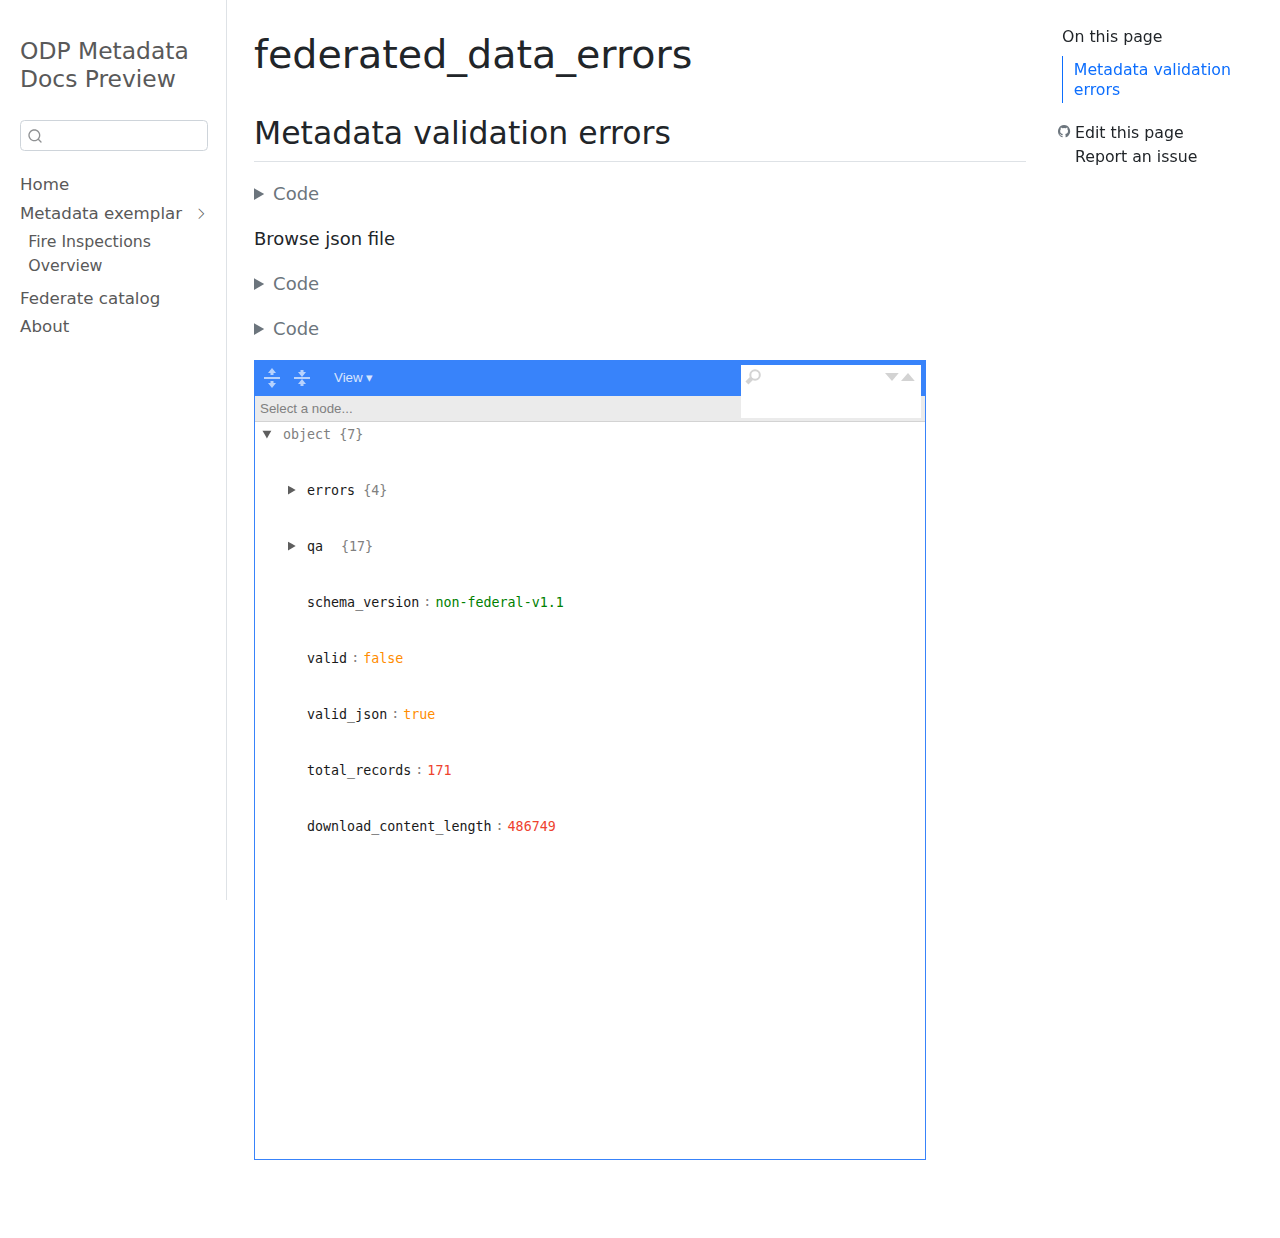
<file: docs/federated_data_errors.html>
<!DOCTYPE html>
<html xmlns="http://www.w3.org/1999/xhtml" lang="en" xml:lang="en"><head>

<meta charset="utf-8">
<meta name="generator" content="quarto-1.1.189">

<meta name="viewport" content="width=device-width, initial-scale=1.0, user-scalable=yes">


<title>ODP Metadata Docs Preview - federated_data_errors</title>
<style>
code{white-space: pre-wrap;}
span.smallcaps{font-variant: small-caps;}
div.columns{display: flex; gap: min(4vw, 1.5em);}
div.column{flex: auto; overflow-x: auto;}
div.hanging-indent{margin-left: 1.5em; text-indent: -1.5em;}
ul.task-list{list-style: none;}
ul.task-list li input[type="checkbox"] {
  width: 0.8em;
  margin: 0 0.8em 0.2em -1.6em;
  vertical-align: middle;
}
pre > code.sourceCode { white-space: pre; position: relative; }
pre > code.sourceCode > span { display: inline-block; line-height: 1.25; }
pre > code.sourceCode > span:empty { height: 1.2em; }
.sourceCode { overflow: visible; }
code.sourceCode > span { color: inherit; text-decoration: inherit; }
div.sourceCode { margin: 1em 0; }
pre.sourceCode { margin: 0; }
@media screen {
div.sourceCode { overflow: auto; }
}
@media print {
pre > code.sourceCode { white-space: pre-wrap; }
pre > code.sourceCode > span { text-indent: -5em; padding-left: 5em; }
}
pre.numberSource code
  { counter-reset: source-line 0; }
pre.numberSource code > span
  { position: relative; left: -4em; counter-increment: source-line; }
pre.numberSource code > span > a:first-child::before
  { content: counter(source-line);
    position: relative; left: -1em; text-align: right; vertical-align: baseline;
    border: none; display: inline-block;
    -webkit-touch-callout: none; -webkit-user-select: none;
    -khtml-user-select: none; -moz-user-select: none;
    -ms-user-select: none; user-select: none;
    padding: 0 4px; width: 4em;
    color: #aaaaaa;
  }
pre.numberSource { margin-left: 3em; border-left: 1px solid #aaaaaa;  padding-left: 4px; }
div.sourceCode
  {   }
@media screen {
pre > code.sourceCode > span > a:first-child::before { text-decoration: underline; }
}
code span.al { color: #ff0000; font-weight: bold; } /* Alert */
code span.an { color: #60a0b0; font-weight: bold; font-style: italic; } /* Annotation */
code span.at { color: #7d9029; } /* Attribute */
code span.bn { color: #40a070; } /* BaseN */
code span.bu { color: #008000; } /* BuiltIn */
code span.cf { color: #007020; font-weight: bold; } /* ControlFlow */
code span.ch { color: #4070a0; } /* Char */
code span.cn { color: #880000; } /* Constant */
code span.co { color: #60a0b0; font-style: italic; } /* Comment */
code span.cv { color: #60a0b0; font-weight: bold; font-style: italic; } /* CommentVar */
code span.do { color: #ba2121; font-style: italic; } /* Documentation */
code span.dt { color: #902000; } /* DataType */
code span.dv { color: #40a070; } /* DecVal */
code span.er { color: #ff0000; font-weight: bold; } /* Error */
code span.ex { } /* Extension */
code span.fl { color: #40a070; } /* Float */
code span.fu { color: #06287e; } /* Function */
code span.im { color: #008000; font-weight: bold; } /* Import */
code span.in { color: #60a0b0; font-weight: bold; font-style: italic; } /* Information */
code span.kw { color: #007020; font-weight: bold; } /* Keyword */
code span.op { color: #666666; } /* Operator */
code span.ot { color: #007020; } /* Other */
code span.pp { color: #bc7a00; } /* Preprocessor */
code span.sc { color: #4070a0; } /* SpecialChar */
code span.ss { color: #bb6688; } /* SpecialString */
code span.st { color: #4070a0; } /* String */
code span.va { color: #19177c; } /* Variable */
code span.vs { color: #4070a0; } /* VerbatimString */
code span.wa { color: #60a0b0; font-weight: bold; font-style: italic; } /* Warning */
</style>


<script src="site_libs/quarto-nav/quarto-nav.js"></script>
<script src="site_libs/quarto-nav/headroom.min.js"></script>
<script src="site_libs/clipboard/clipboard.min.js"></script>
<script src="site_libs/quarto-search/autocomplete.umd.js"></script>
<script src="site_libs/quarto-search/fuse.min.js"></script>
<script src="site_libs/quarto-search/quarto-search.js"></script>
<meta name="quarto:offset" content="./">
<script src="site_libs/quarto-html/quarto.js"></script>
<script src="site_libs/quarto-html/popper.min.js"></script>
<script src="site_libs/quarto-html/tippy.umd.min.js"></script>
<script src="site_libs/quarto-html/anchor.min.js"></script>
<link href="site_libs/quarto-html/tippy.css" rel="stylesheet">
<link href="site_libs/quarto-html/quarto-syntax-highlighting.css" rel="stylesheet" id="quarto-text-highlighting-styles">
<script src="site_libs/bootstrap/bootstrap.min.js"></script>
<link href="site_libs/bootstrap/bootstrap-icons.css" rel="stylesheet">
<link href="site_libs/bootstrap/bootstrap.min.css" rel="stylesheet" id="quarto-bootstrap" data-mode="light">
<script id="quarto-search-options" type="application/json">{
  "location": "sidebar",
  "copy-button": false,
  "collapse-after": 3,
  "panel-placement": "start",
  "type": "textbox",
  "limit": 20,
  "language": {
    "search-no-results-text": "No results",
    "search-matching-documents-text": "matching documents",
    "search-copy-link-title": "Copy link to search",
    "search-hide-matches-text": "Hide additional matches",
    "search-more-match-text": "more match in this document",
    "search-more-matches-text": "more matches in this document",
    "search-clear-button-title": "Clear",
    "search-detached-cancel-button-title": "Cancel",
    "search-submit-button-title": "Submit"
  }
}</script>
<script src="site_libs/htmlwidgets-1.5.4/htmlwidgets.js"></script>
<link href="site_libs/jsoneditor-5.25.6/jsoneditor.min.css" rel="stylesheet">
<script src="site_libs/jsoneditor-5.25.6/jsoneditor.min.js"></script>
<script src="site_libs/jsonedit-binding-3.0.0/jsonedit.js"></script>


<link rel="stylesheet" href="styles.css">
</head>

<body class="nav-sidebar docked">

<div id="quarto-search-results"></div>
  <header id="quarto-header" class="headroom fixed-top">
  <nav class="quarto-secondary-nav" data-bs-toggle="collapse" data-bs-target="#quarto-sidebar" aria-controls="quarto-sidebar" aria-expanded="false" aria-label="Toggle sidebar navigation" onclick="if (window.quartoToggleHeadroom) { window.quartoToggleHeadroom(); }">
    <div class="container-fluid d-flex justify-content-between">
      <h1 class="quarto-secondary-nav-title">federated_data_errors</h1>
      <button type="button" class="quarto-btn-toggle btn" aria-label="Show secondary navigation">
        <i class="bi bi-chevron-right"></i>
      </button>
    </div>
  </nav>
</header>
<!-- content -->
<div id="quarto-content" class="quarto-container page-columns page-rows-contents page-layout-article">
<!-- sidebar -->
  <nav id="quarto-sidebar" class="sidebar collapse sidebar-navigation docked overflow-auto">
    <div class="pt-lg-2 mt-2 text-left sidebar-header">
    <div class="sidebar-title mb-0 py-0">
      <a href="./">ODP Metadata Docs Preview</a> 
    </div>
      </div>
      <div class="mt-2 flex-shrink-0 align-items-center">
        <div class="sidebar-search">
        <div id="quarto-search" class="" title="Search"></div>
        </div>
      </div>
    <div class="sidebar-menu-container"> 
    <ul class="list-unstyled mt-1">
        <li class="sidebar-item">
  <div class="sidebar-item-container"> 
  <a href="./index.html" class="sidebar-item-text sidebar-link">Home</a>
  </div>
</li>
        <li class="sidebar-item sidebar-item-section">
      <div class="sidebar-item-container"> 
            <a href="./exemplar/index.html" class="sidebar-item-text sidebar-link">Metadata exemplar</a>
          <a class="sidebar-item-toggle text-start" data-bs-toggle="collapse" data-bs-target="#quarto-sidebar-section-1" aria-expanded="true">
            <i class="bi bi-chevron-right ms-2"></i>
          </a> 
      </div>
      <ul id="quarto-sidebar-section-1" class="collapse list-unstyled sidebar-section depth1 show">  
          <li class="sidebar-item">
  <div class="sidebar-item-container"> 
  <a href="./exemplar/inspect_df_trial_fire_inspections.html" class="sidebar-item-text sidebar-link">Fire Inspections Overview</a>
  </div>
</li>
      </ul>
  </li>
        <li class="sidebar-item">
  <div class="sidebar-item-container"> 
  <a href="./data_dot_gov.html" class="sidebar-item-text sidebar-link">Federate catalog</a>
  </div>
</li>
        <li class="sidebar-item">
  <div class="sidebar-item-container"> 
  <a href="./about.html" class="sidebar-item-text sidebar-link">About</a>
  </div>
</li>
    </ul>
    </div>
</nav>
<!-- margin-sidebar -->
    <div id="quarto-margin-sidebar" class="sidebar margin-sidebar">
        <nav id="TOC" role="doc-toc" class="toc-active">
    <h2 id="toc-title">On this page</h2>
   
  <ul>
  <li><a href="#metadata-validation-errors" id="toc-metadata-validation-errors" class="nav-link active" data-scroll-target="#metadata-validation-errors">Metadata validation errors</a></li>
  </ul>
<div class="toc-actions"><div><i class="bi bi-github"></i></div><div class="action-links"><p><a href="https://github.com/lsheble/odp_meta_preview/edit/main/federated_data_errors.qmd" class="toc-action">Edit this page</a></p><p><a href="https://github.com/lsheble/odp_meta_preview/issues/new" class="toc-action">Report an issue</a></p></div></div></nav>
    </div>
<!-- main -->
<main class="content" id="quarto-document-content">

<header id="title-block-header" class="quarto-title-block default">
<div class="quarto-title">
<h1 class="title d-none d-lg-block">federated_data_errors</h1>
</div>



<div class="quarto-title-meta">

    
    
  </div>
  

</header>

<section id="metadata-validation-errors" class="level2">
<h2 class="anchored" data-anchor-id="metadata-validation-errors">Metadata validation errors</h2>
<div class="cell">
<details>
<summary>Code</summary>
<div class="sourceCode cell-code" id="cb1"><pre class="sourceCode r code-with-copy"><code class="sourceCode r"><span id="cb1-1"><a href="#cb1-1" aria-hidden="true" tabindex="-1"></a><span class="fu">library</span>(jsonlite)</span>
<span id="cb1-2"><a href="#cb1-2" aria-hidden="true" tabindex="-1"></a><span class="fu">library</span>(listviewer)</span></code><button title="Copy to Clipboard" class="code-copy-button"><i class="bi"></i></button></pre></div>
</details>
</div>
<p>Browse json file</p>
<div class="cell">
<details>
<summary>Code</summary>
<div class="sourceCode cell-code" id="cb2"><pre class="sourceCode r code-with-copy"><code class="sourceCode r"><span id="cb2-1"><a href="#cb2-1" aria-hidden="true" tabindex="-1"></a>dcat_errors <span class="ot">&lt;-</span> <span class="fu">fromJSON</span>(<span class="st">"https://dashboard.data.gov/validate?schema=non-federal-v1.1&amp;output=json&amp;datajson_url=https%3A%2F%2Fdata.detroitmi.gov%2F%2Fapi%2Ffeed%2Fdcat-us%2F1.1.json&amp;qa=true"</span>)</span></code><button title="Copy to Clipboard" class="code-copy-button"><i class="bi"></i></button></pre></div>
</details>
</div>
<div class="cell">
<details>
<summary>Code</summary>
<div class="sourceCode cell-code" id="cb3"><pre class="sourceCode r code-with-copy"><code class="sourceCode r"><span id="cb3-1"><a href="#cb3-1" aria-hidden="true" tabindex="-1"></a>listviewer<span class="sc">::</span><span class="fu">jsonedit</span>(dcat_errors, <span class="at">height =</span> <span class="st">"800px"</span>, <span class="at">mode =</span> <span class="st">"view"</span>)</span></code><button title="Copy to Clipboard" class="code-copy-button"><i class="bi"></i></button></pre></div>
</details>
<div class="cell-output-display">
<div id="htmlwidget-d9f3d69da47ecb097efe" style="width:672px;height:800px;" class="jsonedit html-widget"></div>
<script type="application/json" data-for="htmlwidget-d9f3d69da47ecb097efe">{"x":{"data":{"errors":{"contactPoint.hasEmail":{"errors":["Does not match the regex pattern ^mailto:[\\w\\_\\~\\!\\$\\&\\'\\(\\)\\*\\+\\,\\;\\=\\:.-]+@[\\w.-]+\\.[\\w.-]+?$","Does not match the regex pattern ^mailto:[\\w\\_\\~\\!\\$\\&\\'\\(\\)\\*\\+\\,\\;\\=\\:.-]+@[\\w.-]+\\.[\\w.-]+?$","Does not match the regex pattern ^mailto:[\\w\\_\\~\\!\\$\\&\\'\\(\\)\\*\\+\\,\\;\\=\\:.-]+@[\\w.-]+\\.[\\w.-]+?$","Does not match the regex pattern ^mailto:[\\w\\_\\~\\!\\$\\&\\'\\(\\)\\*\\+\\,\\;\\=\\:.-]+@[\\w.-]+\\.[\\w.-]+?$","Does not match the regex pattern ^mailto:[\\w\\_\\~\\!\\$\\&\\'\\(\\)\\*\\+\\,\\;\\=\\:.-]+@[\\w.-]+\\.[\\w.-]+?$","Does not match the regex pattern ^mailto:[\\w\\_\\~\\!\\$\\&\\'\\(\\)\\*\\+\\,\\;\\=\\:.-]+@[\\w.-]+\\.[\\w.-]+?$","Does not match the regex pattern ^mailto:[\\w\\_\\~\\!\\$\\&\\'\\(\\)\\*\\+\\,\\;\\=\\:.-]+@[\\w.-]+\\.[\\w.-]+?$","Does not match the regex pattern ^mailto:[\\w\\_\\~\\!\\$\\&\\'\\(\\)\\*\\+\\,\\;\\=\\:.-]+@[\\w.-]+\\.[\\w.-]+?$","Does not match the regex pattern ^mailto:[\\w\\_\\~\\!\\$\\&\\'\\(\\)\\*\\+\\,\\;\\=\\:.-]+@[\\w.-]+\\.[\\w.-]+?$","Does not match the regex pattern ^mailto:[\\w\\_\\~\\!\\$\\&\\'\\(\\)\\*\\+\\,\\;\\=\\:.-]+@[\\w.-]+\\.[\\w.-]+?$","Does not match the regex pattern ^mailto:[\\w\\_\\~\\!\\$\\&\\'\\(\\)\\*\\+\\,\\;\\=\\:.-]+@[\\w.-]+\\.[\\w.-]+?$","Does not match the regex pattern ^mailto:[\\w\\_\\~\\!\\$\\&\\'\\(\\)\\*\\+\\,\\;\\=\\:.-]+@[\\w.-]+\\.[\\w.-]+?$","Does not match the regex pattern ^mailto:[\\w\\_\\~\\!\\$\\&\\'\\(\\)\\*\\+\\,\\;\\=\\:.-]+@[\\w.-]+\\.[\\w.-]+?$","Does not match the regex pattern ^mailto:[\\w\\_\\~\\!\\$\\&\\'\\(\\)\\*\\+\\,\\;\\=\\:.-]+@[\\w.-]+\\.[\\w.-]+?$","Does not match the regex pattern ^mailto:[\\w\\_\\~\\!\\$\\&\\'\\(\\)\\*\\+\\,\\;\\=\\:.-]+@[\\w.-]+\\.[\\w.-]+?$","Does not match the regex pattern ^mailto:[\\w\\_\\~\\!\\$\\&\\'\\(\\)\\*\\+\\,\\;\\=\\:.-]+@[\\w.-]+\\.[\\w.-]+?$","Does not match the regex pattern ^mailto:[\\w\\_\\~\\!\\$\\&\\'\\(\\)\\*\\+\\,\\;\\=\\:.-]+@[\\w.-]+\\.[\\w.-]+?$","Does not match the regex pattern ^mailto:[\\w\\_\\~\\!\\$\\&\\'\\(\\)\\*\\+\\,\\;\\=\\:.-]+@[\\w.-]+\\.[\\w.-]+?$","Does not match the regex pattern ^mailto:[\\w\\_\\~\\!\\$\\&\\'\\(\\)\\*\\+\\,\\;\\=\\:.-]+@[\\w.-]+\\.[\\w.-]+?$","Does not match the regex pattern ^mailto:[\\w\\_\\~\\!\\$\\&\\'\\(\\)\\*\\+\\,\\;\\=\\:.-]+@[\\w.-]+\\.[\\w.-]+?$","Does not match the regex pattern ^mailto:[\\w\\_\\~\\!\\$\\&\\'\\(\\)\\*\\+\\,\\;\\=\\:.-]+@[\\w.-]+\\.[\\w.-]+?$","Does not match the regex pattern ^mailto:[\\w\\_\\~\\!\\$\\&\\'\\(\\)\\*\\+\\,\\;\\=\\:.-]+@[\\w.-]+\\.[\\w.-]+?$","Does not match the regex pattern ^mailto:[\\w\\_\\~\\!\\$\\&\\'\\(\\)\\*\\+\\,\\;\\=\\:.-]+@[\\w.-]+\\.[\\w.-]+?$","Does not match the regex pattern ^mailto:[\\w\\_\\~\\!\\$\\&\\'\\(\\)\\*\\+\\,\\;\\=\\:.-]+@[\\w.-]+\\.[\\w.-]+?$","Does not match the regex pattern ^mailto:[\\w\\_\\~\\!\\$\\&\\'\\(\\)\\*\\+\\,\\;\\=\\:.-]+@[\\w.-]+\\.[\\w.-]+?$","Does not match the regex pattern ^mailto:[\\w\\_\\~\\!\\$\\&\\'\\(\\)\\*\\+\\,\\;\\=\\:.-]+@[\\w.-]+\\.[\\w.-]+?$","Does not match the regex pattern ^mailto:[\\w\\_\\~\\!\\$\\&\\'\\(\\)\\*\\+\\,\\;\\=\\:.-]+@[\\w.-]+\\.[\\w.-]+?$","Does not match the regex pattern ^mailto:[\\w\\_\\~\\!\\$\\&\\'\\(\\)\\*\\+\\,\\;\\=\\:.-]+@[\\w.-]+\\.[\\w.-]+?$","Does not match the regex pattern ^mailto:[\\w\\_\\~\\!\\$\\&\\'\\(\\)\\*\\+\\,\\;\\=\\:.-]+@[\\w.-]+\\.[\\w.-]+?$","Does not match the regex pattern ^mailto:[\\w\\_\\~\\!\\$\\&\\'\\(\\)\\*\\+\\,\\;\\=\\:.-]+@[\\w.-]+\\.[\\w.-]+?$","Does not match the regex pattern ^mailto:[\\w\\_\\~\\!\\$\\&\\'\\(\\)\\*\\+\\,\\;\\=\\:.-]+@[\\w.-]+\\.[\\w.-]+?$","Does not match the regex pattern ^mailto:[\\w\\_\\~\\!\\$\\&\\'\\(\\)\\*\\+\\,\\;\\=\\:.-]+@[\\w.-]+\\.[\\w.-]+?$","Does not match the regex pattern ^mailto:[\\w\\_\\~\\!\\$\\&\\'\\(\\)\\*\\+\\,\\;\\=\\:.-]+@[\\w.-]+\\.[\\w.-]+?$","Does not match the regex pattern ^mailto:[\\w\\_\\~\\!\\$\\&\\'\\(\\)\\*\\+\\,\\;\\=\\:.-]+@[\\w.-]+\\.[\\w.-]+?$","Does not match the regex pattern ^mailto:[\\w\\_\\~\\!\\$\\&\\'\\(\\)\\*\\+\\,\\;\\=\\:.-]+@[\\w.-]+\\.[\\w.-]+?$","Does not match the regex pattern ^mailto:[\\w\\_\\~\\!\\$\\&\\'\\(\\)\\*\\+\\,\\;\\=\\:.-]+@[\\w.-]+\\.[\\w.-]+?$","Does not match the regex pattern ^mailto:[\\w\\_\\~\\!\\$\\&\\'\\(\\)\\*\\+\\,\\;\\=\\:.-]+@[\\w.-]+\\.[\\w.-]+?$","Does not match the regex pattern ^mailto:[\\w\\_\\~\\!\\$\\&\\'\\(\\)\\*\\+\\,\\;\\=\\:.-]+@[\\w.-]+\\.[\\w.-]+?$","Does not match the regex pattern ^mailto:[\\w\\_\\~\\!\\$\\&\\'\\(\\)\\*\\+\\,\\;\\=\\:.-]+@[\\w.-]+\\.[\\w.-]+?$","Does not match the regex pattern ^mailto:[\\w\\_\\~\\!\\$\\&\\'\\(\\)\\*\\+\\,\\;\\=\\:.-]+@[\\w.-]+\\.[\\w.-]+?$","Does not match the regex pattern ^mailto:[\\w\\_\\~\\!\\$\\&\\'\\(\\)\\*\\+\\,\\;\\=\\:.-]+@[\\w.-]+\\.[\\w.-]+?$","Does not match the regex pattern ^mailto:[\\w\\_\\~\\!\\$\\&\\'\\(\\)\\*\\+\\,\\;\\=\\:.-]+@[\\w.-]+\\.[\\w.-]+?$","Does not match the regex pattern ^mailto:[\\w\\_\\~\\!\\$\\&\\'\\(\\)\\*\\+\\,\\;\\=\\:.-]+@[\\w.-]+\\.[\\w.-]+?$","Does not match the regex pattern ^mailto:[\\w\\_\\~\\!\\$\\&\\'\\(\\)\\*\\+\\,\\;\\=\\:.-]+@[\\w.-]+\\.[\\w.-]+?$","Does not match the regex pattern ^mailto:[\\w\\_\\~\\!\\$\\&\\'\\(\\)\\*\\+\\,\\;\\=\\:.-]+@[\\w.-]+\\.[\\w.-]+?$","Does not match the regex pattern ^mailto:[\\w\\_\\~\\!\\$\\&\\'\\(\\)\\*\\+\\,\\;\\=\\:.-]+@[\\w.-]+\\.[\\w.-]+?$","Does not match the regex pattern ^mailto:[\\w\\_\\~\\!\\$\\&\\'\\(\\)\\*\\+\\,\\;\\=\\:.-]+@[\\w.-]+\\.[\\w.-]+?$","Does not match the regex pattern ^mailto:[\\w\\_\\~\\!\\$\\&\\'\\(\\)\\*\\+\\,\\;\\=\\:.-]+@[\\w.-]+\\.[\\w.-]+?$","Does not match the regex pattern ^mailto:[\\w\\_\\~\\!\\$\\&\\'\\(\\)\\*\\+\\,\\;\\=\\:.-]+@[\\w.-]+\\.[\\w.-]+?$","Does not match the regex pattern ^mailto:[\\w\\_\\~\\!\\$\\&\\'\\(\\)\\*\\+\\,\\;\\=\\:.-]+@[\\w.-]+\\.[\\w.-]+?$","Does not match the regex pattern ^mailto:[\\w\\_\\~\\!\\$\\&\\'\\(\\)\\*\\+\\,\\;\\=\\:.-]+@[\\w.-]+\\.[\\w.-]+?$","Does not match the regex pattern ^mailto:[\\w\\_\\~\\!\\$\\&\\'\\(\\)\\*\\+\\,\\;\\=\\:.-]+@[\\w.-]+\\.[\\w.-]+?$","Does not match the regex pattern ^mailto:[\\w\\_\\~\\!\\$\\&\\'\\(\\)\\*\\+\\,\\;\\=\\:.-]+@[\\w.-]+\\.[\\w.-]+?$","Does not match the regex pattern ^mailto:[\\w\\_\\~\\!\\$\\&\\'\\(\\)\\*\\+\\,\\;\\=\\:.-]+@[\\w.-]+\\.[\\w.-]+?$","Does not match the regex pattern ^mailto:[\\w\\_\\~\\!\\$\\&\\'\\(\\)\\*\\+\\,\\;\\=\\:.-]+@[\\w.-]+\\.[\\w.-]+?$","Does not match the regex pattern ^mailto:[\\w\\_\\~\\!\\$\\&\\'\\(\\)\\*\\+\\,\\;\\=\\:.-]+@[\\w.-]+\\.[\\w.-]+?$","Does not match the regex pattern ^mailto:[\\w\\_\\~\\!\\$\\&\\'\\(\\)\\*\\+\\,\\;\\=\\:.-]+@[\\w.-]+\\.[\\w.-]+?$","Does not match the regex pattern ^mailto:[\\w\\_\\~\\!\\$\\&\\'\\(\\)\\*\\+\\,\\;\\=\\:.-]+@[\\w.-]+\\.[\\w.-]+?$","Does not match the regex pattern ^mailto:[\\w\\_\\~\\!\\$\\&\\'\\(\\)\\*\\+\\,\\;\\=\\:.-]+@[\\w.-]+\\.[\\w.-]+?$","Does not match the regex pattern ^mailto:[\\w\\_\\~\\!\\$\\&\\'\\(\\)\\*\\+\\,\\;\\=\\:.-]+@[\\w.-]+\\.[\\w.-]+?$","Does not match the regex pattern ^mailto:[\\w\\_\\~\\!\\$\\&\\'\\(\\)\\*\\+\\,\\;\\=\\:.-]+@[\\w.-]+\\.[\\w.-]+?$","Does not match the regex pattern ^mailto:[\\w\\_\\~\\!\\$\\&\\'\\(\\)\\*\\+\\,\\;\\=\\:.-]+@[\\w.-]+\\.[\\w.-]+?$","Does not match the regex pattern ^mailto:[\\w\\_\\~\\!\\$\\&\\'\\(\\)\\*\\+\\,\\;\\=\\:.-]+@[\\w.-]+\\.[\\w.-]+?$","Does not match the regex pattern ^mailto:[\\w\\_\\~\\!\\$\\&\\'\\(\\)\\*\\+\\,\\;\\=\\:.-]+@[\\w.-]+\\.[\\w.-]+?$","Does not match the regex pattern ^mailto:[\\w\\_\\~\\!\\$\\&\\'\\(\\)\\*\\+\\,\\;\\=\\:.-]+@[\\w.-]+\\.[\\w.-]+?$","Does not match the regex pattern ^mailto:[\\w\\_\\~\\!\\$\\&\\'\\(\\)\\*\\+\\,\\;\\=\\:.-]+@[\\w.-]+\\.[\\w.-]+?$","Does not match the regex pattern ^mailto:[\\w\\_\\~\\!\\$\\&\\'\\(\\)\\*\\+\\,\\;\\=\\:.-]+@[\\w.-]+\\.[\\w.-]+?$","Does not match the regex pattern ^mailto:[\\w\\_\\~\\!\\$\\&\\'\\(\\)\\*\\+\\,\\;\\=\\:.-]+@[\\w.-]+\\.[\\w.-]+?$","Does not match the regex pattern ^mailto:[\\w\\_\\~\\!\\$\\&\\'\\(\\)\\*\\+\\,\\;\\=\\:.-]+@[\\w.-]+\\.[\\w.-]+?$","Does not match the regex pattern ^mailto:[\\w\\_\\~\\!\\$\\&\\'\\(\\)\\*\\+\\,\\;\\=\\:.-]+@[\\w.-]+\\.[\\w.-]+?$","Does not match the regex pattern ^mailto:[\\w\\_\\~\\!\\$\\&\\'\\(\\)\\*\\+\\,\\;\\=\\:.-]+@[\\w.-]+\\.[\\w.-]+?$","Does not match the regex pattern ^mailto:[\\w\\_\\~\\!\\$\\&\\'\\(\\)\\*\\+\\,\\;\\=\\:.-]+@[\\w.-]+\\.[\\w.-]+?$","Does not match the regex pattern ^mailto:[\\w\\_\\~\\!\\$\\&\\'\\(\\)\\*\\+\\,\\;\\=\\:.-]+@[\\w.-]+\\.[\\w.-]+?$","Does not match the regex pattern ^mailto:[\\w\\_\\~\\!\\$\\&\\'\\(\\)\\*\\+\\,\\;\\=\\:.-]+@[\\w.-]+\\.[\\w.-]+?$","Does not match the regex pattern ^mailto:[\\w\\_\\~\\!\\$\\&\\'\\(\\)\\*\\+\\,\\;\\=\\:.-]+@[\\w.-]+\\.[\\w.-]+?$","Does not match the regex pattern ^mailto:[\\w\\_\\~\\!\\$\\&\\'\\(\\)\\*\\+\\,\\;\\=\\:.-]+@[\\w.-]+\\.[\\w.-]+?$","Does not match the regex pattern ^mailto:[\\w\\_\\~\\!\\$\\&\\'\\(\\)\\*\\+\\,\\;\\=\\:.-]+@[\\w.-]+\\.[\\w.-]+?$","Does not match the regex pattern ^mailto:[\\w\\_\\~\\!\\$\\&\\'\\(\\)\\*\\+\\,\\;\\=\\:.-]+@[\\w.-]+\\.[\\w.-]+?$","Does not match the regex pattern ^mailto:[\\w\\_\\~\\!\\$\\&\\'\\(\\)\\*\\+\\,\\;\\=\\:.-]+@[\\w.-]+\\.[\\w.-]+?$","Does not match the regex pattern ^mailto:[\\w\\_\\~\\!\\$\\&\\'\\(\\)\\*\\+\\,\\;\\=\\:.-]+@[\\w.-]+\\.[\\w.-]+?$","Does not match the regex pattern ^mailto:[\\w\\_\\~\\!\\$\\&\\'\\(\\)\\*\\+\\,\\;\\=\\:.-]+@[\\w.-]+\\.[\\w.-]+?$","Does not match the regex pattern ^mailto:[\\w\\_\\~\\!\\$\\&\\'\\(\\)\\*\\+\\,\\;\\=\\:.-]+@[\\w.-]+\\.[\\w.-]+?$","Does not match the regex pattern ^mailto:[\\w\\_\\~\\!\\$\\&\\'\\(\\)\\*\\+\\,\\;\\=\\:.-]+@[\\w.-]+\\.[\\w.-]+?$","Does not match the regex pattern ^mailto:[\\w\\_\\~\\!\\$\\&\\'\\(\\)\\*\\+\\,\\;\\=\\:.-]+@[\\w.-]+\\.[\\w.-]+?$","Does not match the regex pattern ^mailto:[\\w\\_\\~\\!\\$\\&\\'\\(\\)\\*\\+\\,\\;\\=\\:.-]+@[\\w.-]+\\.[\\w.-]+?$","Does not match the regex pattern ^mailto:[\\w\\_\\~\\!\\$\\&\\'\\(\\)\\*\\+\\,\\;\\=\\:.-]+@[\\w.-]+\\.[\\w.-]+?$","Does not match the regex pattern ^mailto:[\\w\\_\\~\\!\\$\\&\\'\\(\\)\\*\\+\\,\\;\\=\\:.-]+@[\\w.-]+\\.[\\w.-]+?$","Does not match the regex pattern ^mailto:[\\w\\_\\~\\!\\$\\&\\'\\(\\)\\*\\+\\,\\;\\=\\:.-]+@[\\w.-]+\\.[\\w.-]+?$","Does not match the regex pattern ^mailto:[\\w\\_\\~\\!\\$\\&\\'\\(\\)\\*\\+\\,\\;\\=\\:.-]+@[\\w.-]+\\.[\\w.-]+?$","Does not match the regex pattern ^mailto:[\\w\\_\\~\\!\\$\\&\\'\\(\\)\\*\\+\\,\\;\\=\\:.-]+@[\\w.-]+\\.[\\w.-]+?$","Does not match the regex pattern ^mailto:[\\w\\_\\~\\!\\$\\&\\'\\(\\)\\*\\+\\,\\;\\=\\:.-]+@[\\w.-]+\\.[\\w.-]+?$","Does not match the regex pattern ^mailto:[\\w\\_\\~\\!\\$\\&\\'\\(\\)\\*\\+\\,\\;\\=\\:.-]+@[\\w.-]+\\.[\\w.-]+?$","Does not match the regex pattern ^mailto:[\\w\\_\\~\\!\\$\\&\\'\\(\\)\\*\\+\\,\\;\\=\\:.-]+@[\\w.-]+\\.[\\w.-]+?$","Does not match the regex pattern ^mailto:[\\w\\_\\~\\!\\$\\&\\'\\(\\)\\*\\+\\,\\;\\=\\:.-]+@[\\w.-]+\\.[\\w.-]+?$","Does not match the regex pattern ^mailto:[\\w\\_\\~\\!\\$\\&\\'\\(\\)\\*\\+\\,\\;\\=\\:.-]+@[\\w.-]+\\.[\\w.-]+?$","Does not match the regex pattern ^mailto:[\\w\\_\\~\\!\\$\\&\\'\\(\\)\\*\\+\\,\\;\\=\\:.-]+@[\\w.-]+\\.[\\w.-]+?$","Does not match the regex pattern ^mailto:[\\w\\_\\~\\!\\$\\&\\'\\(\\)\\*\\+\\,\\;\\=\\:.-]+@[\\w.-]+\\.[\\w.-]+?$","Does not match the regex pattern ^mailto:[\\w\\_\\~\\!\\$\\&\\'\\(\\)\\*\\+\\,\\;\\=\\:.-]+@[\\w.-]+\\.[\\w.-]+?$","Does not match the regex pattern ^mailto:[\\w\\_\\~\\!\\$\\&\\'\\(\\)\\*\\+\\,\\;\\=\\:.-]+@[\\w.-]+\\.[\\w.-]+?$","Does not match the regex pattern ^mailto:[\\w\\_\\~\\!\\$\\&\\'\\(\\)\\*\\+\\,\\;\\=\\:.-]+@[\\w.-]+\\.[\\w.-]+?$","Does not match the regex pattern ^mailto:[\\w\\_\\~\\!\\$\\&\\'\\(\\)\\*\\+\\,\\;\\=\\:.-]+@[\\w.-]+\\.[\\w.-]+?$","Does not match the regex pattern ^mailto:[\\w\\_\\~\\!\\$\\&\\'\\(\\)\\*\\+\\,\\;\\=\\:.-]+@[\\w.-]+\\.[\\w.-]+?$","Does not match the regex pattern ^mailto:[\\w\\_\\~\\!\\$\\&\\'\\(\\)\\*\\+\\,\\;\\=\\:.-]+@[\\w.-]+\\.[\\w.-]+?$","Does not match the regex pattern ^mailto:[\\w\\_\\~\\!\\$\\&\\'\\(\\)\\*\\+\\,\\;\\=\\:.-]+@[\\w.-]+\\.[\\w.-]+?$","Does not match the regex pattern ^mailto:[\\w\\_\\~\\!\\$\\&\\'\\(\\)\\*\\+\\,\\;\\=\\:.-]+@[\\w.-]+\\.[\\w.-]+?$","Does not match the regex pattern ^mailto:[\\w\\_\\~\\!\\$\\&\\'\\(\\)\\*\\+\\,\\;\\=\\:.-]+@[\\w.-]+\\.[\\w.-]+?$","Does not match the regex pattern ^mailto:[\\w\\_\\~\\!\\$\\&\\'\\(\\)\\*\\+\\,\\;\\=\\:.-]+@[\\w.-]+\\.[\\w.-]+?$","Does not match the regex pattern ^mailto:[\\w\\_\\~\\!\\$\\&\\'\\(\\)\\*\\+\\,\\;\\=\\:.-]+@[\\w.-]+\\.[\\w.-]+?$","Does not match the regex pattern ^mailto:[\\w\\_\\~\\!\\$\\&\\'\\(\\)\\*\\+\\,\\;\\=\\:.-]+@[\\w.-]+\\.[\\w.-]+?$","Does not match the regex pattern ^mailto:[\\w\\_\\~\\!\\$\\&\\'\\(\\)\\*\\+\\,\\;\\=\\:.-]+@[\\w.-]+\\.[\\w.-]+?$","Does not match the regex pattern ^mailto:[\\w\\_\\~\\!\\$\\&\\'\\(\\)\\*\\+\\,\\;\\=\\:.-]+@[\\w.-]+\\.[\\w.-]+?$","Does not match the regex pattern ^mailto:[\\w\\_\\~\\!\\$\\&\\'\\(\\)\\*\\+\\,\\;\\=\\:.-]+@[\\w.-]+\\.[\\w.-]+?$","Does not match the regex pattern ^mailto:[\\w\\_\\~\\!\\$\\&\\'\\(\\)\\*\\+\\,\\;\\=\\:.-]+@[\\w.-]+\\.[\\w.-]+?$","Does not match the regex pattern ^mailto:[\\w\\_\\~\\!\\$\\&\\'\\(\\)\\*\\+\\,\\;\\=\\:.-]+@[\\w.-]+\\.[\\w.-]+?$","Does not match the regex pattern ^mailto:[\\w\\_\\~\\!\\$\\&\\'\\(\\)\\*\\+\\,\\;\\=\\:.-]+@[\\w.-]+\\.[\\w.-]+?$","Does not match the regex pattern ^mailto:[\\w\\_\\~\\!\\$\\&\\'\\(\\)\\*\\+\\,\\;\\=\\:.-]+@[\\w.-]+\\.[\\w.-]+?$","Does not match the regex pattern ^mailto:[\\w\\_\\~\\!\\$\\&\\'\\(\\)\\*\\+\\,\\;\\=\\:.-]+@[\\w.-]+\\.[\\w.-]+?$","Does not match the regex pattern ^mailto:[\\w\\_\\~\\!\\$\\&\\'\\(\\)\\*\\+\\,\\;\\=\\:.-]+@[\\w.-]+\\.[\\w.-]+?$","Does not match the regex pattern ^mailto:[\\w\\_\\~\\!\\$\\&\\'\\(\\)\\*\\+\\,\\;\\=\\:.-]+@[\\w.-]+\\.[\\w.-]+?$","Does not match the regex pattern ^mailto:[\\w\\_\\~\\!\\$\\&\\'\\(\\)\\*\\+\\,\\;\\=\\:.-]+@[\\w.-]+\\.[\\w.-]+?$","Does not match the regex pattern ^mailto:[\\w\\_\\~\\!\\$\\&\\'\\(\\)\\*\\+\\,\\;\\=\\:.-]+@[\\w.-]+\\.[\\w.-]+?$","Does not match the regex pattern ^mailto:[\\w\\_\\~\\!\\$\\&\\'\\(\\)\\*\\+\\,\\;\\=\\:.-]+@[\\w.-]+\\.[\\w.-]+?$","Does not match the regex pattern ^mailto:[\\w\\_\\~\\!\\$\\&\\'\\(\\)\\*\\+\\,\\;\\=\\:.-]+@[\\w.-]+\\.[\\w.-]+?$","Does not match the regex pattern ^mailto:[\\w\\_\\~\\!\\$\\&\\'\\(\\)\\*\\+\\,\\;\\=\\:.-]+@[\\w.-]+\\.[\\w.-]+?$","Does not match the regex pattern ^mailto:[\\w\\_\\~\\!\\$\\&\\'\\(\\)\\*\\+\\,\\;\\=\\:.-]+@[\\w.-]+\\.[\\w.-]+?$","Does not match the regex pattern ^mailto:[\\w\\_\\~\\!\\$\\&\\'\\(\\)\\*\\+\\,\\;\\=\\:.-]+@[\\w.-]+\\.[\\w.-]+?$","Does not match the regex pattern ^mailto:[\\w\\_\\~\\!\\$\\&\\'\\(\\)\\*\\+\\,\\;\\=\\:.-]+@[\\w.-]+\\.[\\w.-]+?$","Does not match the regex pattern ^mailto:[\\w\\_\\~\\!\\$\\&\\'\\(\\)\\*\\+\\,\\;\\=\\:.-]+@[\\w.-]+\\.[\\w.-]+?$","Does not match the regex pattern ^mailto:[\\w\\_\\~\\!\\$\\&\\'\\(\\)\\*\\+\\,\\;\\=\\:.-]+@[\\w.-]+\\.[\\w.-]+?$","Does not match the regex pattern ^mailto:[\\w\\_\\~\\!\\$\\&\\'\\(\\)\\*\\+\\,\\;\\=\\:.-]+@[\\w.-]+\\.[\\w.-]+?$","Does not match the regex pattern ^mailto:[\\w\\_\\~\\!\\$\\&\\'\\(\\)\\*\\+\\,\\;\\=\\:.-]+@[\\w.-]+\\.[\\w.-]+?$","Does not match the regex pattern ^mailto:[\\w\\_\\~\\!\\$\\&\\'\\(\\)\\*\\+\\,\\;\\=\\:.-]+@[\\w.-]+\\.[\\w.-]+?$","Does not match the regex pattern ^mailto:[\\w\\_\\~\\!\\$\\&\\'\\(\\)\\*\\+\\,\\;\\=\\:.-]+@[\\w.-]+\\.[\\w.-]+?$","Does not match the regex pattern ^mailto:[\\w\\_\\~\\!\\$\\&\\'\\(\\)\\*\\+\\,\\;\\=\\:.-]+@[\\w.-]+\\.[\\w.-]+?$","Does not match the regex pattern ^mailto:[\\w\\_\\~\\!\\$\\&\\'\\(\\)\\*\\+\\,\\;\\=\\:.-]+@[\\w.-]+\\.[\\w.-]+?$","Does not match the regex pattern ^mailto:[\\w\\_\\~\\!\\$\\&\\'\\(\\)\\*\\+\\,\\;\\=\\:.-]+@[\\w.-]+\\.[\\w.-]+?$","Does not match the regex pattern ^mailto:[\\w\\_\\~\\!\\$\\&\\'\\(\\)\\*\\+\\,\\;\\=\\:.-]+@[\\w.-]+\\.[\\w.-]+?$","Does not match the regex pattern ^mailto:[\\w\\_\\~\\!\\$\\&\\'\\(\\)\\*\\+\\,\\;\\=\\:.-]+@[\\w.-]+\\.[\\w.-]+?$","Does not match the regex pattern ^mailto:[\\w\\_\\~\\!\\$\\&\\'\\(\\)\\*\\+\\,\\;\\=\\:.-]+@[\\w.-]+\\.[\\w.-]+?$","Does not match the regex pattern ^mailto:[\\w\\_\\~\\!\\$\\&\\'\\(\\)\\*\\+\\,\\;\\=\\:.-]+@[\\w.-]+\\.[\\w.-]+?$","Does not match the regex pattern ^mailto:[\\w\\_\\~\\!\\$\\&\\'\\(\\)\\*\\+\\,\\;\\=\\:.-]+@[\\w.-]+\\.[\\w.-]+?$","Does not match the regex pattern ^mailto:[\\w\\_\\~\\!\\$\\&\\'\\(\\)\\*\\+\\,\\;\\=\\:.-]+@[\\w.-]+\\.[\\w.-]+?$","Does not match the regex pattern ^mailto:[\\w\\_\\~\\!\\$\\&\\'\\(\\)\\*\\+\\,\\;\\=\\:.-]+@[\\w.-]+\\.[\\w.-]+?$","Does not match the regex pattern ^mailto:[\\w\\_\\~\\!\\$\\&\\'\\(\\)\\*\\+\\,\\;\\=\\:.-]+@[\\w.-]+\\.[\\w.-]+?$","Does not match the regex pattern ^mailto:[\\w\\_\\~\\!\\$\\&\\'\\(\\)\\*\\+\\,\\;\\=\\:.-]+@[\\w.-]+\\.[\\w.-]+?$","Does not match the regex pattern ^mailto:[\\w\\_\\~\\!\\$\\&\\'\\(\\)\\*\\+\\,\\;\\=\\:.-]+@[\\w.-]+\\.[\\w.-]+?$","Does not match the regex pattern ^mailto:[\\w\\_\\~\\!\\$\\&\\'\\(\\)\\*\\+\\,\\;\\=\\:.-]+@[\\w.-]+\\.[\\w.-]+?$","Does not match the regex pattern ^mailto:[\\w\\_\\~\\!\\$\\&\\'\\(\\)\\*\\+\\,\\;\\=\\:.-]+@[\\w.-]+\\.[\\w.-]+?$","Does not match the regex pattern ^mailto:[\\w\\_\\~\\!\\$\\&\\'\\(\\)\\*\\+\\,\\;\\=\\:.-]+@[\\w.-]+\\.[\\w.-]+?$","Does not match the regex pattern ^mailto:[\\w\\_\\~\\!\\$\\&\\'\\(\\)\\*\\+\\,\\;\\=\\:.-]+@[\\w.-]+\\.[\\w.-]+?$","Does not match the regex pattern ^mailto:[\\w\\_\\~\\!\\$\\&\\'\\(\\)\\*\\+\\,\\;\\=\\:.-]+@[\\w.-]+\\.[\\w.-]+?$","Does not match the regex pattern ^mailto:[\\w\\_\\~\\!\\$\\&\\'\\(\\)\\*\\+\\,\\;\\=\\:.-]+@[\\w.-]+\\.[\\w.-]+?$","Does not match the regex pattern ^mailto:[\\w\\_\\~\\!\\$\\&\\'\\(\\)\\*\\+\\,\\;\\=\\:.-]+@[\\w.-]+\\.[\\w.-]+?$","Does not match the regex pattern ^mailto:[\\w\\_\\~\\!\\$\\&\\'\\(\\)\\*\\+\\,\\;\\=\\:.-]+@[\\w.-]+\\.[\\w.-]+?$","Does not match the regex pattern ^mailto:[\\w\\_\\~\\!\\$\\&\\'\\(\\)\\*\\+\\,\\;\\=\\:.-]+@[\\w.-]+\\.[\\w.-]+?$","Does not match the regex pattern ^mailto:[\\w\\_\\~\\!\\$\\&\\'\\(\\)\\*\\+\\,\\;\\=\\:.-]+@[\\w.-]+\\.[\\w.-]+?$","Does not match the regex pattern ^mailto:[\\w\\_\\~\\!\\$\\&\\'\\(\\)\\*\\+\\,\\;\\=\\:.-]+@[\\w.-]+\\.[\\w.-]+?$","Does not match the regex pattern ^mailto:[\\w\\_\\~\\!\\$\\&\\'\\(\\)\\*\\+\\,\\;\\=\\:.-]+@[\\w.-]+\\.[\\w.-]+?$","Does not match the regex pattern ^mailto:[\\w\\_\\~\\!\\$\\&\\'\\(\\)\\*\\+\\,\\;\\=\\:.-]+@[\\w.-]+\\.[\\w.-]+?$","Does not match the regex pattern ^mailto:[\\w\\_\\~\\!\\$\\&\\'\\(\\)\\*\\+\\,\\;\\=\\:.-]+@[\\w.-]+\\.[\\w.-]+?$","Does not match the regex pattern ^mailto:[\\w\\_\\~\\!\\$\\&\\'\\(\\)\\*\\+\\,\\;\\=\\:.-]+@[\\w.-]+\\.[\\w.-]+?$","Does not match the regex pattern ^mailto:[\\w\\_\\~\\!\\$\\&\\'\\(\\)\\*\\+\\,\\;\\=\\:.-]+@[\\w.-]+\\.[\\w.-]+?$","Does not match the regex pattern ^mailto:[\\w\\_\\~\\!\\$\\&\\'\\(\\)\\*\\+\\,\\;\\=\\:.-]+@[\\w.-]+\\.[\\w.-]+?$","Does not match the regex pattern ^mailto:[\\w\\_\\~\\!\\$\\&\\'\\(\\)\\*\\+\\,\\;\\=\\:.-]+@[\\w.-]+\\.[\\w.-]+?$","Does not match the regex pattern ^mailto:[\\w\\_\\~\\!\\$\\&\\'\\(\\)\\*\\+\\,\\;\\=\\:.-]+@[\\w.-]+\\.[\\w.-]+?$","Does not match the regex pattern ^mailto:[\\w\\_\\~\\!\\$\\&\\'\\(\\)\\*\\+\\,\\;\\=\\:.-]+@[\\w.-]+\\.[\\w.-]+?$","Does not match the regex pattern ^mailto:[\\w\\_\\~\\!\\$\\&\\'\\(\\)\\*\\+\\,\\;\\=\\:.-]+@[\\w.-]+\\.[\\w.-]+?$","Does not match the regex pattern ^mailto:[\\w\\_\\~\\!\\$\\&\\'\\(\\)\\*\\+\\,\\;\\=\\:.-]+@[\\w.-]+\\.[\\w.-]+?$","Does not match the regex pattern ^mailto:[\\w\\_\\~\\!\\$\\&\\'\\(\\)\\*\\+\\,\\;\\=\\:.-]+@[\\w.-]+\\.[\\w.-]+?$","Does not match the regex pattern ^mailto:[\\w\\_\\~\\!\\$\\&\\'\\(\\)\\*\\+\\,\\;\\=\\:.-]+@[\\w.-]+\\.[\\w.-]+?$","Does not match the regex pattern ^mailto:[\\w\\_\\~\\!\\$\\&\\'\\(\\)\\*\\+\\,\\;\\=\\:.-]+@[\\w.-]+\\.[\\w.-]+?$"]},"license":{"errors":[["Invalid URL format","String value found, but a null is required","Failed to match at least one schema"],["Invalid URL format","String value found, but a null is required","Failed to match at least one schema"],["Invalid URL format","String value found, but a null is required","Failed to match at least one schema"],["Invalid URL format","String value found, but a null is required","Failed to match at least one schema"],["Invalid URL format","String value found, but a null is required","Failed to match at least one schema"],["Invalid URL format","String value found, but a null is required","Failed to match at least one schema"],["Invalid URL format","String value found, but a null is required","Failed to match at least one schema"],["Invalid URL format","String value found, but a null is required","Failed to match at least one schema"],["Invalid URL format","String value found, but a null is required","Failed to match at least one schema"],["Invalid URL format","String value found, but a null is required","Failed to match at least one schema"],["Invalid URL format","String value found, but a null is required","Failed to match at least one schema"],["Invalid URL format","String value found, but a null is required","Failed to match at least one schema"],["Invalid URL format","String value found, but a null is required","Failed to match at least one schema"],["Invalid URL format","String value found, but a null is required","Failed to match at least one schema"],["Invalid URL format","String value found, but a null is required","Failed to match at least one schema"],["Invalid URL format","String value found, but a null is required","Failed to match at least one schema"],["Invalid URL format","String value found, but a null is required","Failed to match at least one schema"],["Invalid URL format","String value found, but a null is required","Failed to match at least one schema"],["Invalid URL format","String value found, but a null is required","Failed to match at least one schema"],["Invalid URL format","String value found, but a null is required","Failed to match at least one schema"],["Invalid URL format","String value found, but a null is required","Failed to match at least one schema"],["Invalid URL format","String value found, but a null is required","Failed to match at least one schema"],["Invalid URL format","String value found, but a null is required","Failed to match at least one schema"],["Invalid URL format","String value found, but a null is required","Failed to match at least one schema"],["Invalid URL format","String value found, but a null is required","Failed to match at least one schema"],["Invalid URL format","String value found, but a null is required","Failed to match at least one schema"],["Invalid URL format","String value found, but a null is required","Failed to match at least one schema"],["Invalid URL format","String value found, but a null is required","Failed to match at least one schema"],["Invalid URL format","String value found, but a null is required","Failed to match at least one schema"],["Invalid URL format","String value found, but a null is required","Failed to match at least one schema"],["Invalid URL format","String value found, but a null is required","Failed to match at least one schema"],["Invalid URL format","String value found, but a null is required","Failed to match at least one schema"],["Invalid URL format","String value found, but a null is required","Failed to match at least one schema"],["Invalid URL format","String value found, but a null is required","Failed to match at least one schema"],["Invalid URL format","String value found, but a null is required","Failed to match at least one schema"],["Invalid URL format","String value found, but a null is required","Failed to match at least one schema"],["Invalid URL format","String value found, but a null is required","Failed to match at least one schema"],["Invalid URL format","String value found, but a null is required","Failed to match at least one schema"],["Invalid URL format","String value found, but a null is required","Failed to match at least one schema"],["Invalid URL format","String value found, but a null is required","Failed to match at least one schema"],["Invalid URL format","String value found, but a null is required","Failed to match at least one schema"],["Invalid URL format","String value found, but a null is required","Failed to match at least one schema"],["Invalid URL format","String value found, but a null is required","Failed to match at least one schema"],["Invalid URL format","String value found, but a null is required","Failed to match at least one schema"],["Invalid URL format","String value found, but a null is required","Failed to match at least one schema"],["Invalid URL format","String value found, but a null is required","Failed to match at least one schema"],["Invalid URL format","String value found, but a null is required","Failed to match at least one schema"],["Invalid URL format","String value found, but a null is required","Failed to match at least one schema"],["Invalid URL format","String value found, but a null is required","Failed to match at least one schema"],["Invalid URL format","String value found, but a null is required","Failed to match at least one schema"],["Invalid URL format","String value found, but a null is required","Failed to match at least one schema"],["Invalid URL format","String value found, but a null is required","Failed to match at least one schema"],["Invalid URL format","String value found, but a null is required","Failed to match at least one schema"],["Invalid URL format","String value found, but a null is required","Failed to match at least one schema"],["Invalid URL format","String value found, but a null is required","Failed to match at least one schema"],["Invalid URL format","String value found, but a null is required","Failed to match at least one schema"],["Invalid URL format","String value found, but a null is required","Failed to match at least one schema"],["Invalid URL format","String value found, but a null is required","Failed to match at least one schema"],["Invalid URL format","String value found, but a null is required","Failed to match at least one schema"],["Invalid URL format","String value found, but a null is required","Failed to match at least one schema"],["Invalid URL format","String value found, but a null is required","Failed to match at least one schema"],["Invalid URL format","String value found, but a null is required","Failed to match at least one schema"],["Invalid URL format","String value found, but a null is required","Failed to match at least one schema"],["Invalid URL format","String value found, but a null is required","Failed to match at least one schema"],["Invalid URL format","String value found, but a null is required","Failed to match at least one schema"],["Invalid URL format","String value found, but a null is required","Failed to match at least one schema"],["Invalid URL format","String value found, but a null is required","Failed to match at least one schema"],["Invalid URL format","String value found, but a null is required","Failed to match at least one schema"],["Invalid URL format","String value found, but a null is required","Failed to match at least one schema"],["Invalid URL format","String value found, but a null is required","Failed to match at least one schema"],["Invalid URL format","String value found, but a null is required","Failed to match at least one schema"],["Invalid URL format","String value found, but a null is required","Failed to match at least one schema"],["Invalid URL format","String value found, but a null is required","Failed to match at least one schema"],["Invalid URL format","String value found, but a null is required","Failed to match at least one schema"],["Invalid URL format","String value found, but a null is required","Failed to match at least one schema"],["Invalid URL format","String value found, but a null is required","Failed to match at least one schema"],["Invalid URL format","String value found, but a null is required","Failed to match at least one schema"],["Invalid URL format","String value found, but a null is required","Failed to match at least one schema"],["Invalid URL format","String value found, but a null is required","Failed to match at least one schema"],["Invalid URL format","String value found, but a null is required","Failed to match at least one schema"],["Invalid URL format","String value found, but a null is required","Failed to match at least one schema"],["Invalid URL format","String value found, but a null is required","Failed to match at least one schema"],["Invalid URL format","String value found, but a null is required","Failed to match at least one schema"],["Invalid URL format","String value found, but a null is required","Failed to match at least one schema"],["Invalid URL format","String value found, but a null is required","Failed to match at least one schema"],["Invalid URL format","String value found, but a null is required","Failed to match at least one schema"],["Invalid URL format","String value found, but a null is required","Failed to match at least one schema"],["Invalid URL format","String value found, but a null is required","Failed to match at least one schema"],["Invalid URL format","String value found, but a null is required","Failed to match at least one schema"],["Invalid URL format","String value found, but a null is required","Failed to match at least one schema"],["Invalid URL format","String value found, but a null is required","Failed to match at least one schema"],["Invalid URL format","String value found, but a null is required","Failed to match at least one schema"],["Invalid URL format","String value found, but a null is required","Failed to match at least one schema"],["Invalid URL format","String value found, but a null is required","Failed to match at least one schema"],["Invalid URL format","String value found, but a null is required","Failed to match at least one schema"],["Invalid URL format","String value found, but a null is required","Failed to match at least one schema"],["Invalid URL format","String value found, but a null is required","Failed to match at least one schema"],["Invalid URL format","String value found, but a null is required","Failed to match at least one schema"],["Invalid URL format","String value found, but a null is required","Failed to match at least one schema"],["Invalid URL format","String value found, but a null is required","Failed to match at least one schema"],["Invalid URL format","String value found, but a null is required","Failed to match at least one schema"],["Invalid URL format","String value found, but a null is required","Failed to match at least one schema"],["Invalid URL format","String value found, but a null is required","Failed to match at least one schema"],["Invalid URL format","String value found, but a null is required","Failed to match at least one schema"],["Invalid URL format","String value found, but a null is required","Failed to match at least one schema"],["Invalid URL format","String value found, but a null is required","Failed to match at least one schema"],["Invalid URL format","String value found, but a null is required","Failed to match at least one schema"],["Invalid URL format","String value found, but a null is required","Failed to match at least one schema"],["Invalid URL format","String value found, but a null is required","Failed to match at least one schema"],["Invalid URL format","String value found, but a null is required","Failed to match at least one schema"],["Invalid URL format","String value found, but a null is required","Failed to match at least one schema"],["Invalid URL format","String value found, but a null is required","Failed to match at least one schema"],["Invalid URL format","String value found, but a null is required","Failed to match at least one schema"],["Invalid URL format","String value found, but a null is required","Failed to match at least one schema"],["Invalid URL format","String value found, but a null is required","Failed to match at least one schema"],["Invalid URL format","String value found, but a null is required","Failed to match at least one schema"],["Invalid URL format","String value found, but a null is required","Failed to match at least one schema"],["Invalid URL format","String value found, but a null is required","Failed to match at least one schema"],["Invalid URL format","String value found, but a null is required","Failed to match at least one schema"],["Invalid URL format","String value found, but a null is required","Failed to match at least one schema"],["Invalid URL format","String value found, but a null is required","Failed to match at least one schema"],["Invalid URL format","String value found, but a null is required","Failed to match at least one schema"],["Invalid URL format","String value found, but a null is required","Failed to match at least one schema"],["Invalid URL format","String value found, but a null is required","Failed to match at least one schema"],["Invalid URL format","String value found, but a null is required","Failed to match at least one schema"],["Invalid URL format","String value found, but a null is required","Failed to match at least one schema"],["Invalid URL format","String value found, but a null is required","Failed to match at least one schema"],["Invalid URL format","String value found, but a null is required","Failed to match at least one schema"],["Invalid URL format","String value found, but a null is required","Failed to match at least one schema"],["Invalid URL format","String value found, but a null is required","Failed to match at least one schema"],["Invalid URL format","String value found, but a null is required","Failed to match at least one schema"],["Invalid URL format","String value found, but a null is required","Failed to match at least one schema"],["Invalid URL format","String value found, but a null is required","Failed to match at least one schema"],["Invalid URL format","String value found, but a null is required","Failed to match at least one schema"],["Invalid URL format","String value found, but a null is required","Failed to match at least one schema"],["Invalid URL format","String value found, but a null is required","Failed to match at least one schema"],["Invalid URL format","String value found, but a null is required","Failed to match at least one schema"],["Invalid URL format","String value found, but a null is required","Failed to match at least one schema"],["Invalid URL format","String value found, but a null is required","Failed to match at least one schema"],["Invalid URL format","String value found, but a null is required","Failed to match at least one schema"],["Invalid URL format","String value found, but a null is required","Failed to match at least one schema"],["Invalid URL format","String value found, but a null is required","Failed to match at least one schema"],["Invalid URL format","String value found, but a null is required","Failed to match at least one schema"],["Invalid URL format","String value found, but a null is required","Failed to match at least one schema"],["Invalid URL format","String value found, but a null is required","Failed to match at least one schema"],["Invalid URL format","String value found, but a null is required","Failed to match at least one schema"],["Invalid URL format","String value found, but a null is required","Failed to match at least one schema"],["Invalid URL format","String value found, but a null is required","Failed to match at least one schema"],["Invalid URL format","String value found, but a null is required","Failed to match at least one schema"],["Invalid URL format","String value found, but a null is required","Failed to match at least one schema"],["Invalid URL format","String value found, but a null is required","Failed to match at least one schema"],["Invalid URL format","String value found, but a null is required","Failed to match at least one schema"],["Invalid URL format","String value found, but a null is required","Failed to match at least one schema"],["Invalid URL format","String value found, but a null is required","Failed to match at least one schema"],["Invalid URL format","String value found, but a null is required","Failed to match at least one schema"],["Invalid URL format","String value found, but a null is required","Failed to match at least one schema"],["Invalid URL format","String value found, but a null is required","Failed to match at least one schema"],["Invalid URL format","String value found, but a null is required","Failed to match at least one schema"],["Invalid URL format","String value found, but a null is required","Failed to match at least one schema"],["Invalid URL format","String value found, but a null is required","Failed to match at least one schema"],["Invalid URL format","String value found, but a null is required","Failed to match at least one schema"],["Invalid URL format","String value found, but a null is required","Failed to match at least one schema"],["Invalid URL format","String value found, but a null is required","Failed to match at least one schema"],["Invalid URL format","String value found, but a null is required","Failed to match at least one schema"],["Invalid URL format","String value found, but a null is required","Failed to match at least one schema"],["Invalid URL format","String value found, but a null is required","Failed to match at least one schema"],["Invalid URL format","String value found, but a null is required","Failed to match at least one schema"],["Invalid URL format","String value found, but a null is required","Failed to match at least one schema"],["Invalid URL format","String value found, but a null is required","Failed to match at least one schema"],["Invalid URL format","String value found, but a null is required","Failed to match at least one schema"],["Invalid URL format","String value found, but a null is required","Failed to match at least one schema"]]},"description":{"errors":[[],[],[],[],[],[],[],[],[],[],[],[],[],[],[],[],[],[],[],[],[],[],[],[],[],[],[],[],[],[],[],[],[],[],[],[],[],[],[],[],[],[],[],[],[],[],[],[],[],[],[],[],[],[],[],[],[],[],"Must be at least 1 characters long",[],[],[],[],[],[],[],[],[],[],[],[],[],[],[],[],[],[],[],[],[],[],[],[],[],[],[],[],[],[],[],[],[],[],[],[],[],[],[],[],[],[],[],[],[],[],[],[],[],[],[],[],[],[],[],[],[],[],[],[],[],[],[],[],[],[],[],[],[],[],[],[],[],[],[],[],[],[],[],[],[],[],[],[],[],[],[],[],[],[],[],[],[],[],[],[],[],[],[],[],[],[],[],[],[],[],[],[],[],[],[],[]]},"keyword":{"errors":[[],[],[],[],[],[],[],[],[],[],[],[],[],[],[],[],[],[],[],[],[],[],[],[],[],[],[],[],[],[],[],[],[],[],[],[],[],[],[],[],[],[],[],[],[],[],[],[],[],[],[],[],[],[],[],[],[],[],[],[],[],[],[],[],[],[],[],"There must be a minimum of 1 items in the array","There must be a minimum of 1 items in the array","There must be a minimum of 1 items in the array","There must be a minimum of 1 items in the array",[],[],[],[],[],[],[],[],[],[],[],[],[],[],[],[],[],[],[],[],[],[],[],[],[],[],[],[],[],[],[],[],[],[],[],[],[],[],[],[],[],[],[],[],[],[],[],[],[],[],[],[],[],[],[],[],[],[],[],[],[],[],[],[],[],[],[],[],[],[],[],[],[],[],[],[],[],[],[],[],[],[],[],[],[],[],[],[],[],[],[],[],[],[],[],[],[],[],[],[]]}},"qa":{"accessLevel_public":171,"accessLevel_restricted":0,"accessLevel_nonpublic":0,"accessURL_present":171,"accessURL_total":892,"API_total":0,"API_public":0,"API_restricted":0,"API_nonpublic":0,"collections_total":0,"non_collection_total":171,"validation_counts":{"http_5xx":0,"http_4xx":0,"http_3xx":0,"http_2xx":0,"http_0":0,"pdf":0,"html":0,"format_mismatch":0},"license_present":0,"redaction_present":0,"redaction_no_explanation":0,"downloadURL_present":0,"downloadURL_total":0},"schema_version":"non-federal-v1.1","valid":false,"valid_json":true,"total_records":171,"download_content_length":486749},"options":{"mode":"view","modes":["code","form","text","tree","view"]}},"evals":[],"jsHooks":[]}</script>
</div>
</div>


</section>

</main> <!-- /main -->
<script id="quarto-html-after-body" type="application/javascript">
window.document.addEventListener("DOMContentLoaded", function (event) {
  const toggleBodyColorMode = (bsSheetEl) => {
    const mode = bsSheetEl.getAttribute("data-mode");
    const bodyEl = window.document.querySelector("body");
    if (mode === "dark") {
      bodyEl.classList.add("quarto-dark");
      bodyEl.classList.remove("quarto-light");
    } else {
      bodyEl.classList.add("quarto-light");
      bodyEl.classList.remove("quarto-dark");
    }
  }
  const toggleBodyColorPrimary = () => {
    const bsSheetEl = window.document.querySelector("link#quarto-bootstrap");
    if (bsSheetEl) {
      toggleBodyColorMode(bsSheetEl);
    }
  }
  toggleBodyColorPrimary();  
  const icon = "";
  const anchorJS = new window.AnchorJS();
  anchorJS.options = {
    placement: 'right',
    icon: icon
  };
  anchorJS.add('.anchored');
  const clipboard = new window.ClipboardJS('.code-copy-button', {
    target: function(trigger) {
      return trigger.previousElementSibling;
    }
  });
  clipboard.on('success', function(e) {
    // button target
    const button = e.trigger;
    // don't keep focus
    button.blur();
    // flash "checked"
    button.classList.add('code-copy-button-checked');
    var currentTitle = button.getAttribute("title");
    button.setAttribute("title", "Copied!");
    setTimeout(function() {
      button.setAttribute("title", currentTitle);
      button.classList.remove('code-copy-button-checked');
    }, 1000);
    // clear code selection
    e.clearSelection();
  });
  function tippyHover(el, contentFn) {
    const config = {
      allowHTML: true,
      content: contentFn,
      maxWidth: 500,
      delay: 100,
      arrow: false,
      appendTo: function(el) {
          return el.parentElement;
      },
      interactive: true,
      interactiveBorder: 10,
      theme: 'quarto',
      placement: 'bottom-start'
    };
    window.tippy(el, config); 
  }
  const noterefs = window.document.querySelectorAll('a[role="doc-noteref"]');
  for (var i=0; i<noterefs.length; i++) {
    const ref = noterefs[i];
    tippyHover(ref, function() {
      // use id or data attribute instead here
      let href = ref.getAttribute('data-footnote-href') || ref.getAttribute('href');
      try { href = new URL(href).hash; } catch {}
      const id = href.replace(/^#\/?/, "");
      const note = window.document.getElementById(id);
      return note.innerHTML;
    });
  }
  var bibliorefs = window.document.querySelectorAll('a[role="doc-biblioref"]');
  for (var i=0; i<bibliorefs.length; i++) {
    const ref = bibliorefs[i];
    const cites = ref.parentNode.getAttribute('data-cites').split(' ');
    tippyHover(ref, function() {
      var popup = window.document.createElement('div');
      cites.forEach(function(cite) {
        var citeDiv = window.document.createElement('div');
        citeDiv.classList.add('hanging-indent');
        citeDiv.classList.add('csl-entry');
        var biblioDiv = window.document.getElementById('ref-' + cite);
        if (biblioDiv) {
          citeDiv.innerHTML = biblioDiv.innerHTML;
        }
        popup.appendChild(citeDiv);
      });
      return popup.innerHTML;
    });
  }
});
</script>
</div> <!-- /content -->



</body></html>
</file>
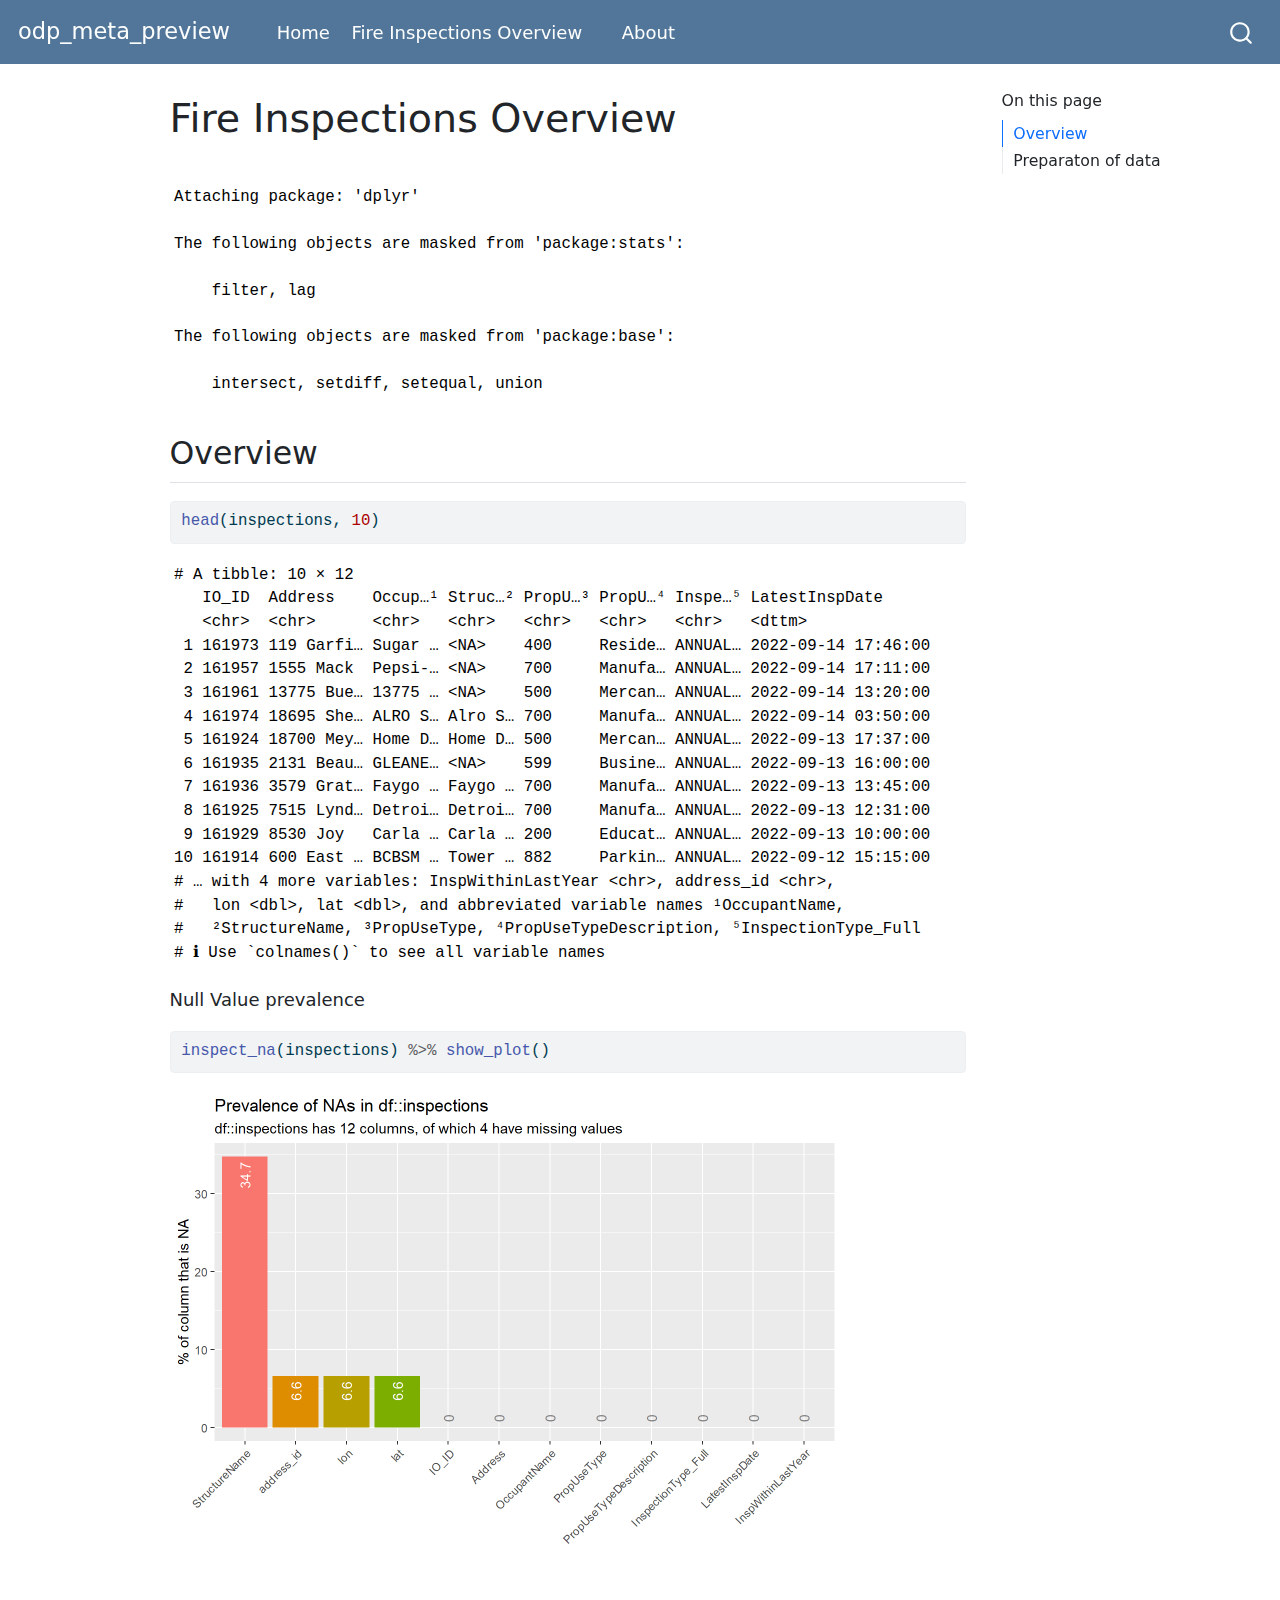
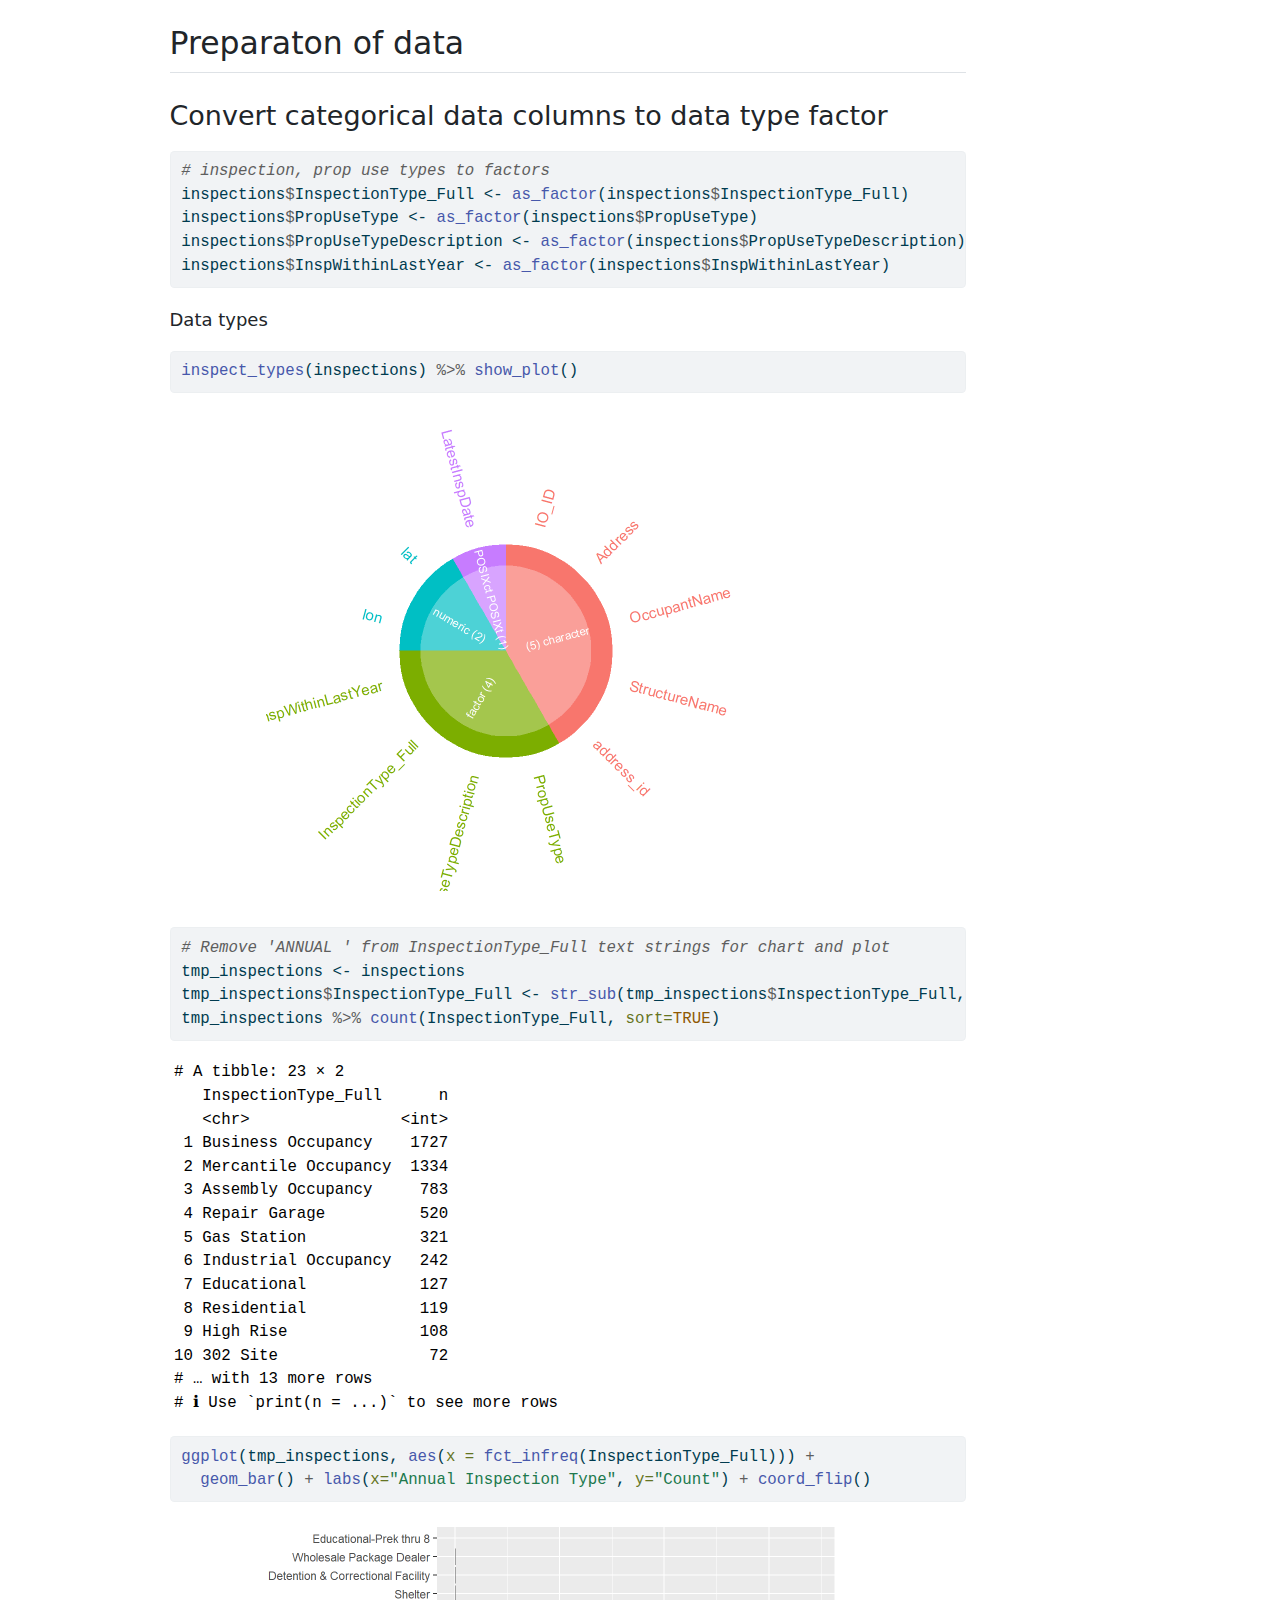
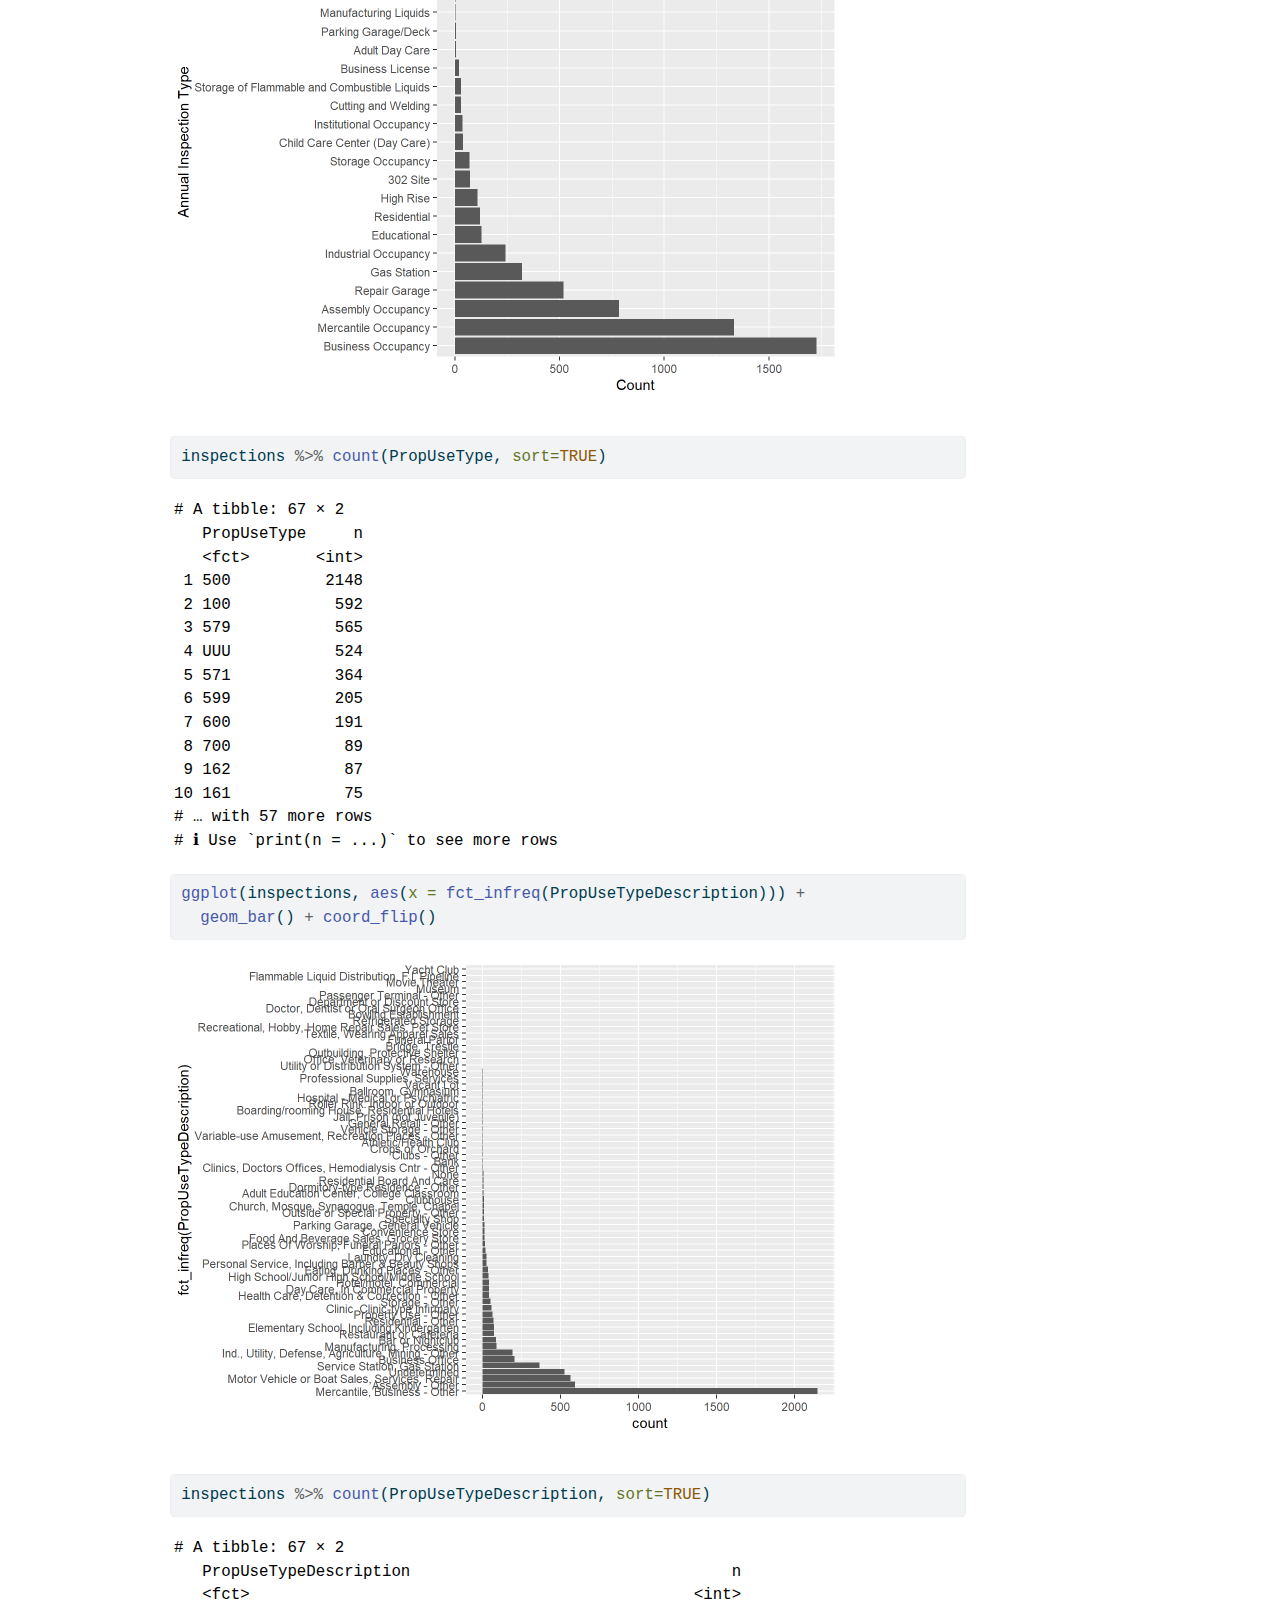
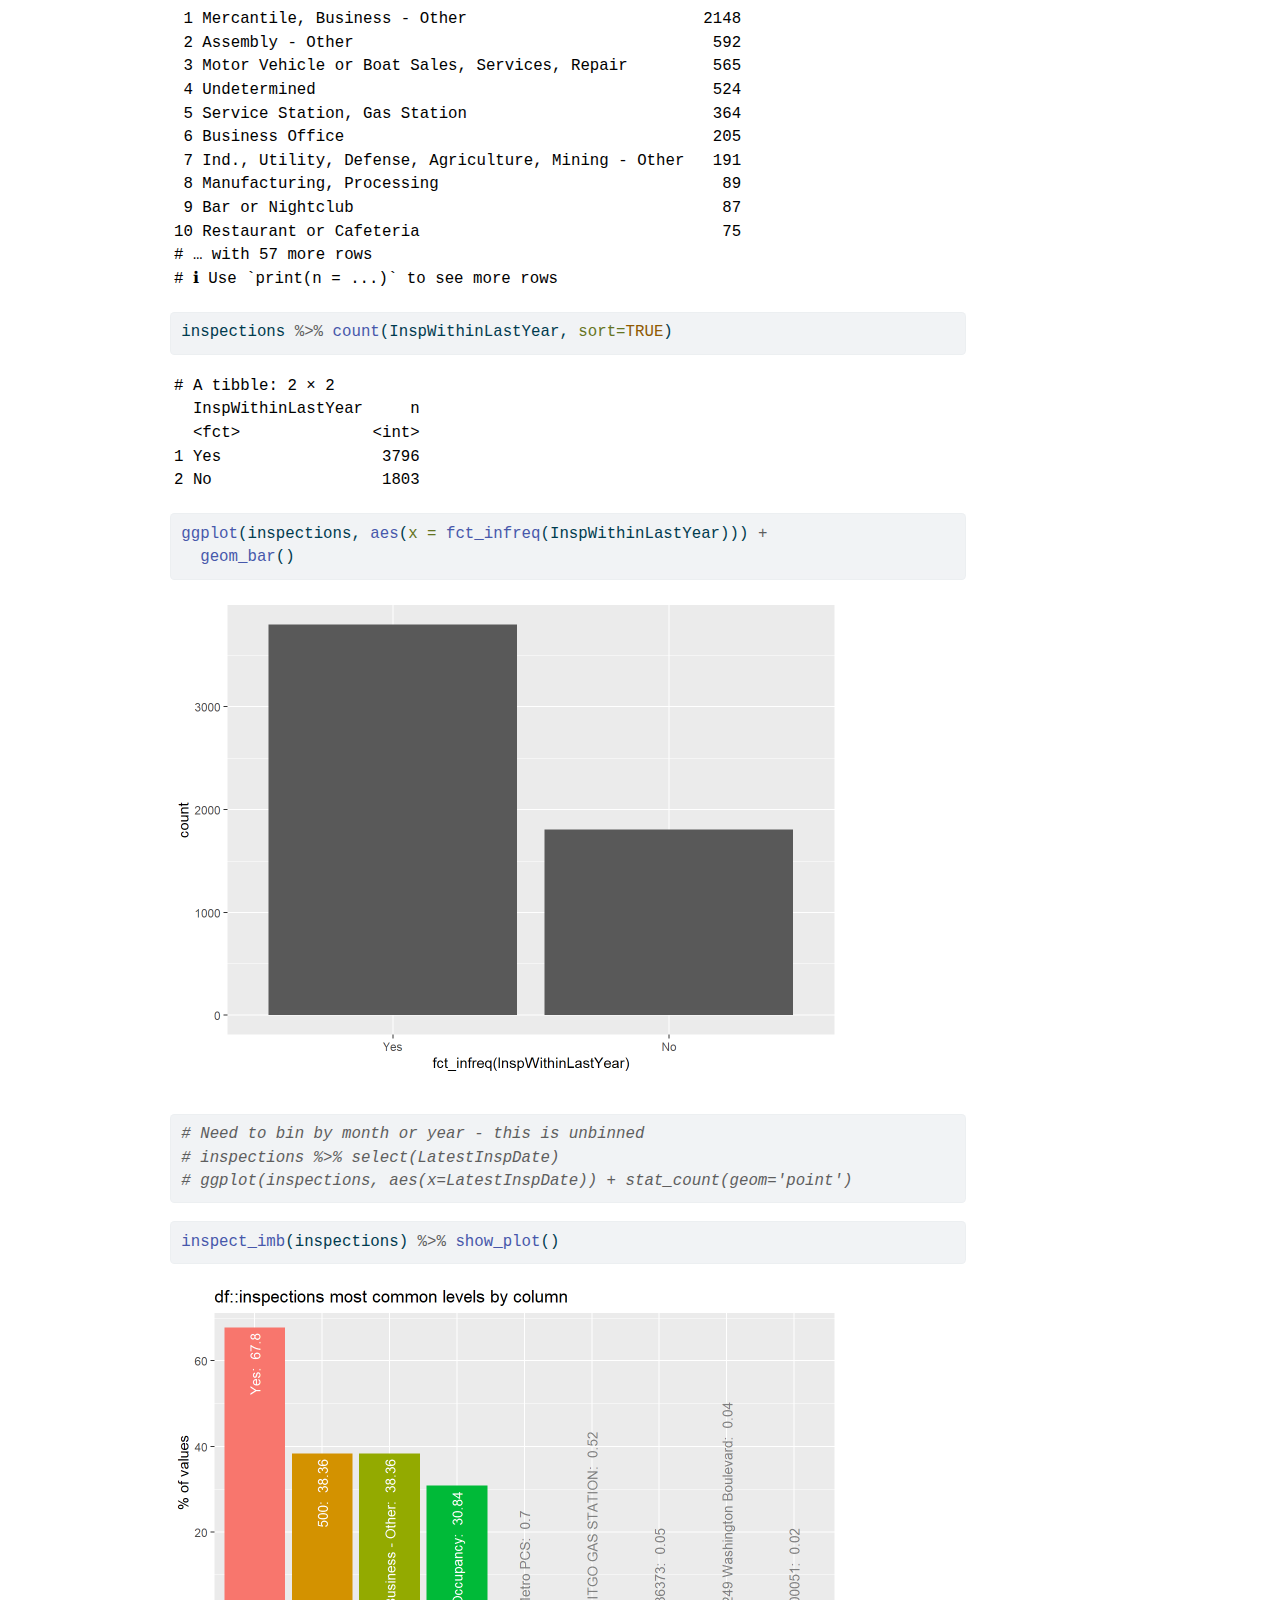
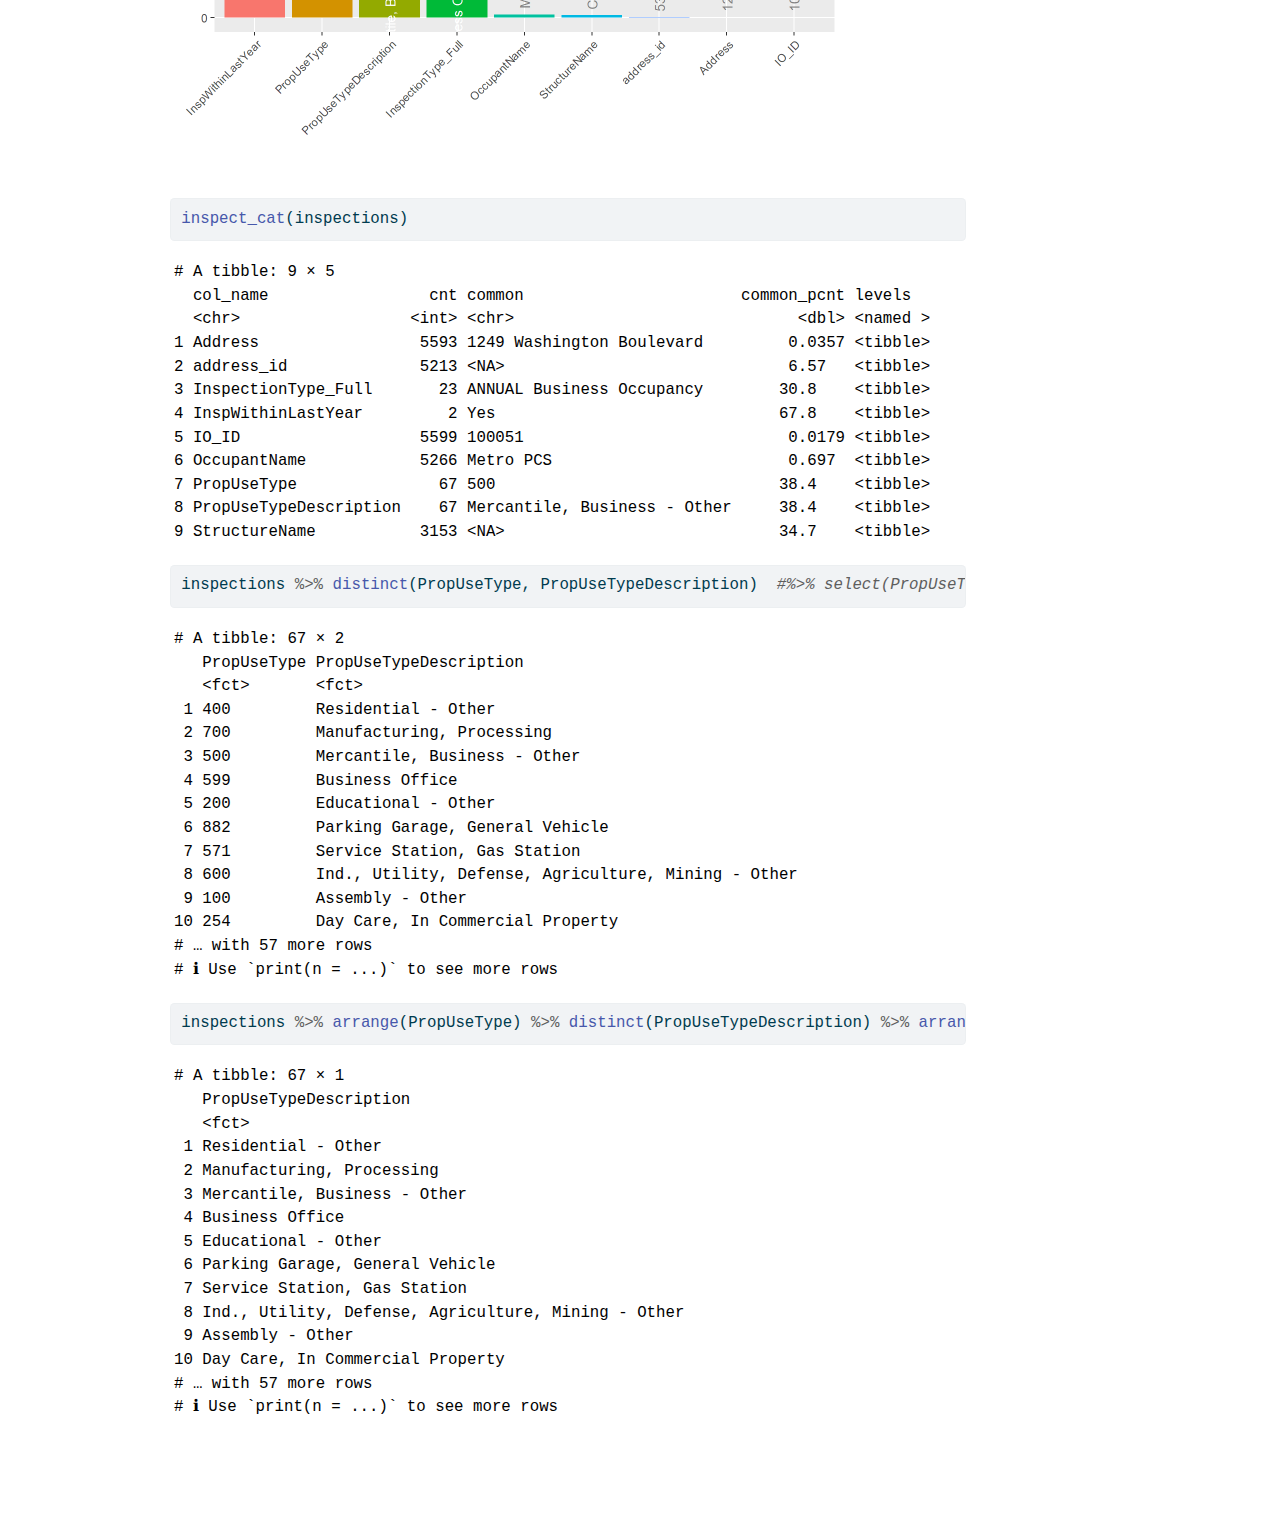
<file: docs/inspect_df_trial_fire_inspections.html>
<!DOCTYPE html>
<html xmlns="http://www.w3.org/1999/xhtml" lang="en" xml:lang="en"><head>

<meta charset="utf-8">
<meta name="generator" content="quarto-1.1.189">

<meta name="viewport" content="width=device-width, initial-scale=1.0, user-scalable=yes">


<title>odp_meta_preview - Fire Inspections Overview</title>
<style>
code{white-space: pre-wrap;}
span.smallcaps{font-variant: small-caps;}
div.columns{display: flex; gap: min(4vw, 1.5em);}
div.column{flex: auto; overflow-x: auto;}
div.hanging-indent{margin-left: 1.5em; text-indent: -1.5em;}
ul.task-list{list-style: none;}
ul.task-list li input[type="checkbox"] {
  width: 0.8em;
  margin: 0 0.8em 0.2em -1.6em;
  vertical-align: middle;
}
pre > code.sourceCode { white-space: pre; position: relative; }
pre > code.sourceCode > span { display: inline-block; line-height: 1.25; }
pre > code.sourceCode > span:empty { height: 1.2em; }
.sourceCode { overflow: visible; }
code.sourceCode > span { color: inherit; text-decoration: inherit; }
div.sourceCode { margin: 1em 0; }
pre.sourceCode { margin: 0; }
@media screen {
div.sourceCode { overflow: auto; }
}
@media print {
pre > code.sourceCode { white-space: pre-wrap; }
pre > code.sourceCode > span { text-indent: -5em; padding-left: 5em; }
}
pre.numberSource code
  { counter-reset: source-line 0; }
pre.numberSource code > span
  { position: relative; left: -4em; counter-increment: source-line; }
pre.numberSource code > span > a:first-child::before
  { content: counter(source-line);
    position: relative; left: -1em; text-align: right; vertical-align: baseline;
    border: none; display: inline-block;
    -webkit-touch-callout: none; -webkit-user-select: none;
    -khtml-user-select: none; -moz-user-select: none;
    -ms-user-select: none; user-select: none;
    padding: 0 4px; width: 4em;
    color: #aaaaaa;
  }
pre.numberSource { margin-left: 3em; border-left: 1px solid #aaaaaa;  padding-left: 4px; }
div.sourceCode
  {   }
@media screen {
pre > code.sourceCode > span > a:first-child::before { text-decoration: underline; }
}
code span.al { color: #ff0000; font-weight: bold; } /* Alert */
code span.an { color: #60a0b0; font-weight: bold; font-style: italic; } /* Annotation */
code span.at { color: #7d9029; } /* Attribute */
code span.bn { color: #40a070; } /* BaseN */
code span.bu { color: #008000; } /* BuiltIn */
code span.cf { color: #007020; font-weight: bold; } /* ControlFlow */
code span.ch { color: #4070a0; } /* Char */
code span.cn { color: #880000; } /* Constant */
code span.co { color: #60a0b0; font-style: italic; } /* Comment */
code span.cv { color: #60a0b0; font-weight: bold; font-style: italic; } /* CommentVar */
code span.do { color: #ba2121; font-style: italic; } /* Documentation */
code span.dt { color: #902000; } /* DataType */
code span.dv { color: #40a070; } /* DecVal */
code span.er { color: #ff0000; font-weight: bold; } /* Error */
code span.ex { } /* Extension */
code span.fl { color: #40a070; } /* Float */
code span.fu { color: #06287e; } /* Function */
code span.im { color: #008000; font-weight: bold; } /* Import */
code span.in { color: #60a0b0; font-weight: bold; font-style: italic; } /* Information */
code span.kw { color: #007020; font-weight: bold; } /* Keyword */
code span.op { color: #666666; } /* Operator */
code span.ot { color: #007020; } /* Other */
code span.pp { color: #bc7a00; } /* Preprocessor */
code span.sc { color: #4070a0; } /* SpecialChar */
code span.ss { color: #bb6688; } /* SpecialString */
code span.st { color: #4070a0; } /* String */
code span.va { color: #19177c; } /* Variable */
code span.vs { color: #4070a0; } /* VerbatimString */
code span.wa { color: #60a0b0; font-weight: bold; font-style: italic; } /* Warning */
</style>


<script src="site_libs/quarto-nav/quarto-nav.js"></script>
<script src="site_libs/quarto-nav/headroom.min.js"></script>
<script src="site_libs/clipboard/clipboard.min.js"></script>
<script src="site_libs/quarto-search/autocomplete.umd.js"></script>
<script src="site_libs/quarto-search/fuse.min.js"></script>
<script src="site_libs/quarto-search/quarto-search.js"></script>
<meta name="quarto:offset" content="./">
<script src="site_libs/quarto-html/quarto.js"></script>
<script src="site_libs/quarto-html/popper.min.js"></script>
<script src="site_libs/quarto-html/tippy.umd.min.js"></script>
<script src="site_libs/quarto-html/anchor.min.js"></script>
<link href="site_libs/quarto-html/tippy.css" rel="stylesheet">
<link href="site_libs/quarto-html/quarto-syntax-highlighting.css" rel="stylesheet" id="quarto-text-highlighting-styles">
<script src="site_libs/bootstrap/bootstrap.min.js"></script>
<link href="site_libs/bootstrap/bootstrap-icons.css" rel="stylesheet">
<link href="site_libs/bootstrap/bootstrap.min.css" rel="stylesheet" id="quarto-bootstrap" data-mode="light">
<script id="quarto-search-options" type="application/json">{
  "location": "navbar",
  "copy-button": false,
  "collapse-after": 3,
  "panel-placement": "end",
  "type": "overlay",
  "limit": 20,
  "language": {
    "search-no-results-text": "No results",
    "search-matching-documents-text": "matching documents",
    "search-copy-link-title": "Copy link to search",
    "search-hide-matches-text": "Hide additional matches",
    "search-more-match-text": "more match in this document",
    "search-more-matches-text": "more matches in this document",
    "search-clear-button-title": "Clear",
    "search-detached-cancel-button-title": "Cancel",
    "search-submit-button-title": "Submit"
  }
}</script>


<link rel="stylesheet" href="styles.css">
</head>

<body class="nav-fixed">

<div id="quarto-search-results"></div>
  <header id="quarto-header" class="headroom fixed-top">
    <nav class="navbar navbar-expand-lg navbar-dark ">
      <div class="navbar-container container-fluid">
      <div class="navbar-brand-container">
    <a class="navbar-brand" href="./index.html">
    <span class="navbar-title">odp_meta_preview</span>
    </a>
  </div>
          <button class="navbar-toggler" type="button" data-bs-toggle="collapse" data-bs-target="#navbarCollapse" aria-controls="navbarCollapse" aria-expanded="false" aria-label="Toggle navigation" onclick="if (window.quartoToggleHeadroom) { window.quartoToggleHeadroom(); }">
  <span class="navbar-toggler-icon"></span>
</button>
          <div class="collapse navbar-collapse" id="navbarCollapse">
            <ul class="navbar-nav navbar-nav-scroll me-auto">
  <li class="nav-item">
    <a class="nav-link" href="./index.html">Home</a>
  </li>  
  <li class="nav-item">
    <a class="nav-link active" href="./inspect_df_trial_fire_inspections.html" aria-current="page">Fire Inspections Overview</a>
  </li>  
  <li class="nav-item compact">
    <a class="nav-link" href="./fire_inspections.html">
 </a>
  </li>  
  <li class="nav-item">
    <a class="nav-link" href="./about.html">About</a>
  </li>  
</ul>
              <div id="quarto-search" class="" title="Search"></div>
          </div> <!-- /navcollapse -->
      </div> <!-- /container-fluid -->
    </nav>
</header>
<!-- content -->
<div id="quarto-content" class="quarto-container page-columns page-rows-contents page-layout-article page-navbar">
<!-- sidebar -->
<!-- margin-sidebar -->
    <div id="quarto-margin-sidebar" class="sidebar margin-sidebar">
        <nav id="TOC" role="doc-toc" class="toc-active">
    <h2 id="toc-title">On this page</h2>
   
  <ul>
  <li><a href="#overview" id="toc-overview" class="nav-link active" data-scroll-target="#overview">Overview</a></li>
  <li><a href="#preparaton-of-data" id="toc-preparaton-of-data" class="nav-link" data-scroll-target="#preparaton-of-data">Preparaton of data</a>
  <ul class="collapse">
  <li><a href="#convert-categorical-data-columns-to-data-type-factor" id="toc-convert-categorical-data-columns-to-data-type-factor" class="nav-link" data-scroll-target="#convert-categorical-data-columns-to-data-type-factor">Convert categorical data columns to data type factor</a></li>
  </ul></li>
  </ul>
</nav>
    </div>
<!-- main -->
<main class="content" id="quarto-document-content">

<header id="title-block-header" class="quarto-title-block default">
<div class="quarto-title">
<h1 class="title">Fire Inspections Overview</h1>
</div>



<div class="quarto-title-meta">

    
    
  </div>
  

</header>

<div class="cell">
<div class="cell-output cell-output-stderr">
<pre><code>
Attaching package: 'dplyr'</code></pre>
</div>
<div class="cell-output cell-output-stderr">
<pre><code>The following objects are masked from 'package:stats':

    filter, lag</code></pre>
</div>
<div class="cell-output cell-output-stderr">
<pre><code>The following objects are masked from 'package:base':

    intersect, setdiff, setequal, union</code></pre>
</div>
</div>
<div class="cell">

</div>
<section id="overview" class="level2">
<h2 class="anchored" data-anchor-id="overview">Overview</h2>
<div class="cell">
<div class="sourceCode cell-code" id="cb4"><pre class="sourceCode r code-with-copy"><code class="sourceCode r"><span id="cb4-1"><a href="#cb4-1" aria-hidden="true" tabindex="-1"></a><span class="fu">head</span>(inspections, <span class="dv">10</span>)</span></code><button title="Copy to Clipboard" class="code-copy-button"><i class="bi"></i></button></pre></div>
<div class="cell-output cell-output-stdout">
<pre><code># A tibble: 10 × 12
   IO_ID  Address    Occup…¹ Struc…² PropU…³ PropU…⁴ Inspe…⁵ LatestInspDate     
   &lt;chr&gt;  &lt;chr&gt;      &lt;chr&gt;   &lt;chr&gt;   &lt;chr&gt;   &lt;chr&gt;   &lt;chr&gt;   &lt;dttm&gt;             
 1 161973 119 Garfi… Sugar … &lt;NA&gt;    400     Reside… ANNUAL… 2022-09-14 17:46:00
 2 161957 1555 Mack  Pepsi-… &lt;NA&gt;    700     Manufa… ANNUAL… 2022-09-14 17:11:00
 3 161961 13775 Bue… 13775 … &lt;NA&gt;    500     Mercan… ANNUAL… 2022-09-14 13:20:00
 4 161974 18695 She… ALRO S… Alro S… 700     Manufa… ANNUAL… 2022-09-14 03:50:00
 5 161924 18700 Mey… Home D… Home D… 500     Mercan… ANNUAL… 2022-09-13 17:37:00
 6 161935 2131 Beau… GLEANE… &lt;NA&gt;    599     Busine… ANNUAL… 2022-09-13 16:00:00
 7 161936 3579 Grat… Faygo … Faygo … 700     Manufa… ANNUAL… 2022-09-13 13:45:00
 8 161925 7515 Lynd… Detroi… Detroi… 700     Manufa… ANNUAL… 2022-09-13 12:31:00
 9 161929 8530 Joy   Carla … Carla … 200     Educat… ANNUAL… 2022-09-13 10:00:00
10 161914 600 East … BCBSM … Tower … 882     Parkin… ANNUAL… 2022-09-12 15:15:00
# … with 4 more variables: InspWithinLastYear &lt;chr&gt;, address_id &lt;chr&gt;,
#   lon &lt;dbl&gt;, lat &lt;dbl&gt;, and abbreviated variable names ¹​OccupantName,
#   ²​StructureName, ³​PropUseType, ⁴​PropUseTypeDescription, ⁵​InspectionType_Full
# ℹ Use `colnames()` to see all variable names</code></pre>
</div>
</div>
<p>Null Value prevalence</p>
<div class="cell">
<div class="sourceCode cell-code" id="cb6"><pre class="sourceCode r code-with-copy"><code class="sourceCode r"><span id="cb6-1"><a href="#cb6-1" aria-hidden="true" tabindex="-1"></a><span class="fu">inspect_na</span>(inspections) <span class="sc">%&gt;%</span> <span class="fu">show_plot</span>()</span></code><button title="Copy to Clipboard" class="code-copy-button"><i class="bi"></i></button></pre></div>
<div class="cell-output-display">
<p><img src="inspect_df_trial_fire_inspections_files/figure-html/null_overview-1.png" class="img-fluid" width="672"></p>
</div>
</div>
</section>
<section id="preparaton-of-data" class="level2">
<h2 class="anchored" data-anchor-id="preparaton-of-data">Preparaton of data</h2>
<section id="convert-categorical-data-columns-to-data-type-factor" class="level3">
<h3 class="anchored" data-anchor-id="convert-categorical-data-columns-to-data-type-factor">Convert categorical data columns to data type factor</h3>
<div class="cell">
<div class="sourceCode cell-code" id="cb7"><pre class="sourceCode r code-with-copy"><code class="sourceCode r"><span id="cb7-1"><a href="#cb7-1" aria-hidden="true" tabindex="-1"></a><span class="co"># inspection, prop use types to factors</span></span>
<span id="cb7-2"><a href="#cb7-2" aria-hidden="true" tabindex="-1"></a>inspections<span class="sc">$</span>InspectionType_Full <span class="ot">&lt;-</span> <span class="fu">as_factor</span>(inspections<span class="sc">$</span>InspectionType_Full)</span>
<span id="cb7-3"><a href="#cb7-3" aria-hidden="true" tabindex="-1"></a>inspections<span class="sc">$</span>PropUseType <span class="ot">&lt;-</span> <span class="fu">as_factor</span>(inspections<span class="sc">$</span>PropUseType)</span>
<span id="cb7-4"><a href="#cb7-4" aria-hidden="true" tabindex="-1"></a>inspections<span class="sc">$</span>PropUseTypeDescription <span class="ot">&lt;-</span> <span class="fu">as_factor</span>(inspections<span class="sc">$</span>PropUseTypeDescription)</span>
<span id="cb7-5"><a href="#cb7-5" aria-hidden="true" tabindex="-1"></a>inspections<span class="sc">$</span>InspWithinLastYear <span class="ot">&lt;-</span> <span class="fu">as_factor</span>(inspections<span class="sc">$</span>InspWithinLastYear)</span></code><button title="Copy to Clipboard" class="code-copy-button"><i class="bi"></i></button></pre></div>
</div>
<p>Data types</p>
<div class="cell">
<div class="sourceCode cell-code" id="cb8"><pre class="sourceCode r code-with-copy"><code class="sourceCode r"><span id="cb8-1"><a href="#cb8-1" aria-hidden="true" tabindex="-1"></a><span class="fu">inspect_types</span>(inspections) <span class="sc">%&gt;%</span> <span class="fu">show_plot</span>()</span></code><button title="Copy to Clipboard" class="code-copy-button"><i class="bi"></i></button></pre></div>
<div class="cell-output-display">
<p><img src="inspect_df_trial_fire_inspections_files/figure-html/types-1.png" class="img-fluid" width="672"></p>
</div>
</div>
<div class="cell">
<div class="sourceCode cell-code" id="cb9"><pre class="sourceCode r code-with-copy"><code class="sourceCode r"><span id="cb9-1"><a href="#cb9-1" aria-hidden="true" tabindex="-1"></a><span class="co"># Remove 'ANNUAL ' from InspectionType_Full text strings for chart and plot</span></span>
<span id="cb9-2"><a href="#cb9-2" aria-hidden="true" tabindex="-1"></a>tmp_inspections <span class="ot">&lt;-</span> inspections</span>
<span id="cb9-3"><a href="#cb9-3" aria-hidden="true" tabindex="-1"></a>tmp_inspections<span class="sc">$</span>InspectionType_Full <span class="ot">&lt;-</span> <span class="fu">str_sub</span>(tmp_inspections<span class="sc">$</span>InspectionType_Full, <span class="dv">8</span>, <span class="sc">-</span><span class="dv">1</span>)</span>
<span id="cb9-4"><a href="#cb9-4" aria-hidden="true" tabindex="-1"></a>tmp_inspections <span class="sc">%&gt;%</span> <span class="fu">count</span>(InspectionType_Full, <span class="at">sort=</span><span class="cn">TRUE</span>)</span></code><button title="Copy to Clipboard" class="code-copy-button"><i class="bi"></i></button></pre></div>
<div class="cell-output cell-output-stdout">
<pre><code># A tibble: 23 × 2
   InspectionType_Full      n
   &lt;chr&gt;                &lt;int&gt;
 1 Business Occupancy    1727
 2 Mercantile Occupancy  1334
 3 Assembly Occupancy     783
 4 Repair Garage          520
 5 Gas Station            321
 6 Industrial Occupancy   242
 7 Educational            127
 8 Residential            119
 9 High Rise              108
10 302 Site                72
# … with 13 more rows
# ℹ Use `print(n = ...)` to see more rows</code></pre>
</div>
</div>
<div class="cell">
<div class="sourceCode cell-code" id="cb11"><pre class="sourceCode r code-with-copy"><code class="sourceCode r"><span id="cb11-1"><a href="#cb11-1" aria-hidden="true" tabindex="-1"></a><span class="fu">ggplot</span>(tmp_inspections, <span class="fu">aes</span>(<span class="at">x =</span> <span class="fu">fct_infreq</span>(InspectionType_Full))) <span class="sc">+</span> </span>
<span id="cb11-2"><a href="#cb11-2" aria-hidden="true" tabindex="-1"></a>  <span class="fu">geom_bar</span>() <span class="sc">+</span> <span class="fu">labs</span>(<span class="at">x=</span><span class="st">"Annual Inspection Type"</span>, <span class="at">y=</span><span class="st">"Count"</span>) <span class="sc">+</span> <span class="fu">coord_flip</span>()</span></code><button title="Copy to Clipboard" class="code-copy-button"><i class="bi"></i></button></pre></div>
<div class="cell-output-display">
<p><img src="inspect_df_trial_fire_inspections_files/figure-html/unnamed-chunk-3-1.png" class="img-fluid" width="672"></p>
</div>
</div>
<div class="cell">
<div class="sourceCode cell-code" id="cb12"><pre class="sourceCode r code-with-copy"><code class="sourceCode r"><span id="cb12-1"><a href="#cb12-1" aria-hidden="true" tabindex="-1"></a>inspections <span class="sc">%&gt;%</span> <span class="fu">count</span>(PropUseType, <span class="at">sort=</span><span class="cn">TRUE</span>)</span></code><button title="Copy to Clipboard" class="code-copy-button"><i class="bi"></i></button></pre></div>
<div class="cell-output cell-output-stdout">
<pre><code># A tibble: 67 × 2
   PropUseType     n
   &lt;fct&gt;       &lt;int&gt;
 1 500          2148
 2 100           592
 3 579           565
 4 UUU           524
 5 571           364
 6 599           205
 7 600           191
 8 700            89
 9 162            87
10 161            75
# … with 57 more rows
# ℹ Use `print(n = ...)` to see more rows</code></pre>
</div>
</div>
<div class="cell">
<div class="sourceCode cell-code" id="cb14"><pre class="sourceCode r code-with-copy"><code class="sourceCode r"><span id="cb14-1"><a href="#cb14-1" aria-hidden="true" tabindex="-1"></a><span class="fu">ggplot</span>(inspections, <span class="fu">aes</span>(<span class="at">x =</span> <span class="fu">fct_infreq</span>(PropUseTypeDescription))) <span class="sc">+</span> </span>
<span id="cb14-2"><a href="#cb14-2" aria-hidden="true" tabindex="-1"></a>  <span class="fu">geom_bar</span>() <span class="sc">+</span> <span class="fu">coord_flip</span>()</span></code><button title="Copy to Clipboard" class="code-copy-button"><i class="bi"></i></button></pre></div>
<div class="cell-output-display">
<p><img src="inspect_df_trial_fire_inspections_files/figure-html/unnamed-chunk-5-1.png" class="img-fluid" width="672"></p>
</div>
</div>
<div class="cell">
<div class="sourceCode cell-code" id="cb15"><pre class="sourceCode r code-with-copy"><code class="sourceCode r"><span id="cb15-1"><a href="#cb15-1" aria-hidden="true" tabindex="-1"></a>inspections <span class="sc">%&gt;%</span> <span class="fu">count</span>(PropUseTypeDescription, <span class="at">sort=</span><span class="cn">TRUE</span>)</span></code><button title="Copy to Clipboard" class="code-copy-button"><i class="bi"></i></button></pre></div>
<div class="cell-output cell-output-stdout">
<pre><code># A tibble: 67 × 2
   PropUseTypeDescription                                  n
   &lt;fct&gt;                                               &lt;int&gt;
 1 Mercantile, Business - Other                         2148
 2 Assembly - Other                                      592
 3 Motor Vehicle or Boat Sales, Services, Repair         565
 4 Undetermined                                          524
 5 Service Station, Gas Station                          364
 6 Business Office                                       205
 7 Ind., Utility, Defense, Agriculture, Mining - Other   191
 8 Manufacturing, Processing                              89
 9 Bar or Nightclub                                       87
10 Restaurant or Cafeteria                                75
# … with 57 more rows
# ℹ Use `print(n = ...)` to see more rows</code></pre>
</div>
</div>
<div class="cell">
<div class="sourceCode cell-code" id="cb17"><pre class="sourceCode r code-with-copy"><code class="sourceCode r"><span id="cb17-1"><a href="#cb17-1" aria-hidden="true" tabindex="-1"></a>inspections <span class="sc">%&gt;%</span> <span class="fu">count</span>(InspWithinLastYear, <span class="at">sort=</span><span class="cn">TRUE</span>)</span></code><button title="Copy to Clipboard" class="code-copy-button"><i class="bi"></i></button></pre></div>
<div class="cell-output cell-output-stdout">
<pre><code># A tibble: 2 × 2
  InspWithinLastYear     n
  &lt;fct&gt;              &lt;int&gt;
1 Yes                 3796
2 No                  1803</code></pre>
</div>
<div class="sourceCode cell-code" id="cb19"><pre class="sourceCode r code-with-copy"><code class="sourceCode r"><span id="cb19-1"><a href="#cb19-1" aria-hidden="true" tabindex="-1"></a><span class="fu">ggplot</span>(inspections, <span class="fu">aes</span>(<span class="at">x =</span> <span class="fu">fct_infreq</span>(InspWithinLastYear))) <span class="sc">+</span> </span>
<span id="cb19-2"><a href="#cb19-2" aria-hidden="true" tabindex="-1"></a>  <span class="fu">geom_bar</span>()</span></code><button title="Copy to Clipboard" class="code-copy-button"><i class="bi"></i></button></pre></div>
<div class="cell-output-display">
<p><img src="inspect_df_trial_fire_inspections_files/figure-html/unnamed-chunk-7-1.png" class="img-fluid" width="672"></p>
</div>
</div>
<div class="cell">
<div class="sourceCode cell-code" id="cb20"><pre class="sourceCode r code-with-copy"><code class="sourceCode r"><span id="cb20-1"><a href="#cb20-1" aria-hidden="true" tabindex="-1"></a><span class="co"># Need to bin by month or year - this is unbinned</span></span>
<span id="cb20-2"><a href="#cb20-2" aria-hidden="true" tabindex="-1"></a><span class="co"># inspections %&gt;% select(LatestInspDate)</span></span>
<span id="cb20-3"><a href="#cb20-3" aria-hidden="true" tabindex="-1"></a><span class="co"># ggplot(inspections, aes(x=LatestInspDate)) + stat_count(geom='point')</span></span></code><button title="Copy to Clipboard" class="code-copy-button"><i class="bi"></i></button></pre></div>
</div>
<div class="cell">
<div class="sourceCode cell-code" id="cb21"><pre class="sourceCode r code-with-copy"><code class="sourceCode r"><span id="cb21-1"><a href="#cb21-1" aria-hidden="true" tabindex="-1"></a><span class="fu">inspect_imb</span>(inspections) <span class="sc">%&gt;%</span> <span class="fu">show_plot</span>()</span></code><button title="Copy to Clipboard" class="code-copy-button"><i class="bi"></i></button></pre></div>
<div class="cell-output-display">
<p><img src="inspect_df_trial_fire_inspections_files/figure-html/unnamed-chunk-9-1.png" class="img-fluid" width="672"></p>
</div>
</div>
<div class="cell">
<div class="sourceCode cell-code" id="cb22"><pre class="sourceCode r code-with-copy"><code class="sourceCode r"><span id="cb22-1"><a href="#cb22-1" aria-hidden="true" tabindex="-1"></a><span class="fu">inspect_cat</span>(inspections)</span></code><button title="Copy to Clipboard" class="code-copy-button"><i class="bi"></i></button></pre></div>
<div class="cell-output cell-output-stdout">
<pre><code># A tibble: 9 × 5
  col_name                 cnt common                       common_pcnt levels  
  &lt;chr&gt;                  &lt;int&gt; &lt;chr&gt;                              &lt;dbl&gt; &lt;named &gt;
1 Address                 5593 1249 Washington Boulevard         0.0357 &lt;tibble&gt;
2 address_id              5213 &lt;NA&gt;                              6.57   &lt;tibble&gt;
3 InspectionType_Full       23 ANNUAL Business Occupancy        30.8    &lt;tibble&gt;
4 InspWithinLastYear         2 Yes                              67.8    &lt;tibble&gt;
5 IO_ID                   5599 100051                            0.0179 &lt;tibble&gt;
6 OccupantName            5266 Metro PCS                         0.697  &lt;tibble&gt;
7 PropUseType               67 500                              38.4    &lt;tibble&gt;
8 PropUseTypeDescription    67 Mercantile, Business - Other     38.4    &lt;tibble&gt;
9 StructureName           3153 &lt;NA&gt;                             34.7    &lt;tibble&gt;</code></pre>
</div>
</div>
<div class="cell">
<div class="sourceCode cell-code" id="cb24"><pre class="sourceCode r code-with-copy"><code class="sourceCode r"><span id="cb24-1"><a href="#cb24-1" aria-hidden="true" tabindex="-1"></a>inspections <span class="sc">%&gt;%</span> <span class="fu">distinct</span>(PropUseType, PropUseTypeDescription)  <span class="co">#%&gt;% select(PropUseType, PropUseTypeDescription)</span></span></code><button title="Copy to Clipboard" class="code-copy-button"><i class="bi"></i></button></pre></div>
<div class="cell-output cell-output-stdout">
<pre><code># A tibble: 67 × 2
   PropUseType PropUseTypeDescription                             
   &lt;fct&gt;       &lt;fct&gt;                                              
 1 400         Residential - Other                                
 2 700         Manufacturing, Processing                          
 3 500         Mercantile, Business - Other                       
 4 599         Business Office                                    
 5 200         Educational - Other                                
 6 882         Parking Garage, General Vehicle                    
 7 571         Service Station, Gas Station                       
 8 600         Ind., Utility, Defense, Agriculture, Mining - Other
 9 100         Assembly - Other                                   
10 254         Day Care, In Commercial Property                   
# … with 57 more rows
# ℹ Use `print(n = ...)` to see more rows</code></pre>
</div>
</div>
<div class="cell">
<div class="sourceCode cell-code" id="cb26"><pre class="sourceCode r code-with-copy"><code class="sourceCode r"><span id="cb26-1"><a href="#cb26-1" aria-hidden="true" tabindex="-1"></a>inspections <span class="sc">%&gt;%</span> <span class="fu">arrange</span>(PropUseType) <span class="sc">%&gt;%</span> <span class="fu">distinct</span>(PropUseTypeDescription) <span class="sc">%&gt;%</span> <span class="fu">arrange</span>(<span class="at">.by_group =</span> <span class="cn">TRUE</span>)</span></code><button title="Copy to Clipboard" class="code-copy-button"><i class="bi"></i></button></pre></div>
<div class="cell-output cell-output-stdout">
<pre><code># A tibble: 67 × 1
   PropUseTypeDescription                             
   &lt;fct&gt;                                              
 1 Residential - Other                                
 2 Manufacturing, Processing                          
 3 Mercantile, Business - Other                       
 4 Business Office                                    
 5 Educational - Other                                
 6 Parking Garage, General Vehicle                    
 7 Service Station, Gas Station                       
 8 Ind., Utility, Defense, Agriculture, Mining - Other
 9 Assembly - Other                                   
10 Day Care, In Commercial Property                   
# … with 57 more rows
# ℹ Use `print(n = ...)` to see more rows</code></pre>
</div>
</div>
<div class="cell">

</div>


</section>
</section>

</main> <!-- /main -->
<script id="quarto-html-after-body" type="application/javascript">
window.document.addEventListener("DOMContentLoaded", function (event) {
  const toggleBodyColorMode = (bsSheetEl) => {
    const mode = bsSheetEl.getAttribute("data-mode");
    const bodyEl = window.document.querySelector("body");
    if (mode === "dark") {
      bodyEl.classList.add("quarto-dark");
      bodyEl.classList.remove("quarto-light");
    } else {
      bodyEl.classList.add("quarto-light");
      bodyEl.classList.remove("quarto-dark");
    }
  }
  const toggleBodyColorPrimary = () => {
    const bsSheetEl = window.document.querySelector("link#quarto-bootstrap");
    if (bsSheetEl) {
      toggleBodyColorMode(bsSheetEl);
    }
  }
  toggleBodyColorPrimary();  
  const icon = "";
  const anchorJS = new window.AnchorJS();
  anchorJS.options = {
    placement: 'right',
    icon: icon
  };
  anchorJS.add('.anchored');
  const clipboard = new window.ClipboardJS('.code-copy-button', {
    target: function(trigger) {
      return trigger.previousElementSibling;
    }
  });
  clipboard.on('success', function(e) {
    // button target
    const button = e.trigger;
    // don't keep focus
    button.blur();
    // flash "checked"
    button.classList.add('code-copy-button-checked');
    var currentTitle = button.getAttribute("title");
    button.setAttribute("title", "Copied!");
    setTimeout(function() {
      button.setAttribute("title", currentTitle);
      button.classList.remove('code-copy-button-checked');
    }, 1000);
    // clear code selection
    e.clearSelection();
  });
  function tippyHover(el, contentFn) {
    const config = {
      allowHTML: true,
      content: contentFn,
      maxWidth: 500,
      delay: 100,
      arrow: false,
      appendTo: function(el) {
          return el.parentElement;
      },
      interactive: true,
      interactiveBorder: 10,
      theme: 'quarto',
      placement: 'bottom-start'
    };
    window.tippy(el, config); 
  }
  const noterefs = window.document.querySelectorAll('a[role="doc-noteref"]');
  for (var i=0; i<noterefs.length; i++) {
    const ref = noterefs[i];
    tippyHover(ref, function() {
      // use id or data attribute instead here
      let href = ref.getAttribute('data-footnote-href') || ref.getAttribute('href');
      try { href = new URL(href).hash; } catch {}
      const id = href.replace(/^#\/?/, "");
      const note = window.document.getElementById(id);
      return note.innerHTML;
    });
  }
  var bibliorefs = window.document.querySelectorAll('a[role="doc-biblioref"]');
  for (var i=0; i<bibliorefs.length; i++) {
    const ref = bibliorefs[i];
    const cites = ref.parentNode.getAttribute('data-cites').split(' ');
    tippyHover(ref, function() {
      var popup = window.document.createElement('div');
      cites.forEach(function(cite) {
        var citeDiv = window.document.createElement('div');
        citeDiv.classList.add('hanging-indent');
        citeDiv.classList.add('csl-entry');
        var biblioDiv = window.document.getElementById('ref-' + cite);
        if (biblioDiv) {
          citeDiv.innerHTML = biblioDiv.innerHTML;
        }
        popup.appendChild(citeDiv);
      });
      return popup.innerHTML;
    });
  }
});
</script>
</div> <!-- /content -->



</body></html>
</file>
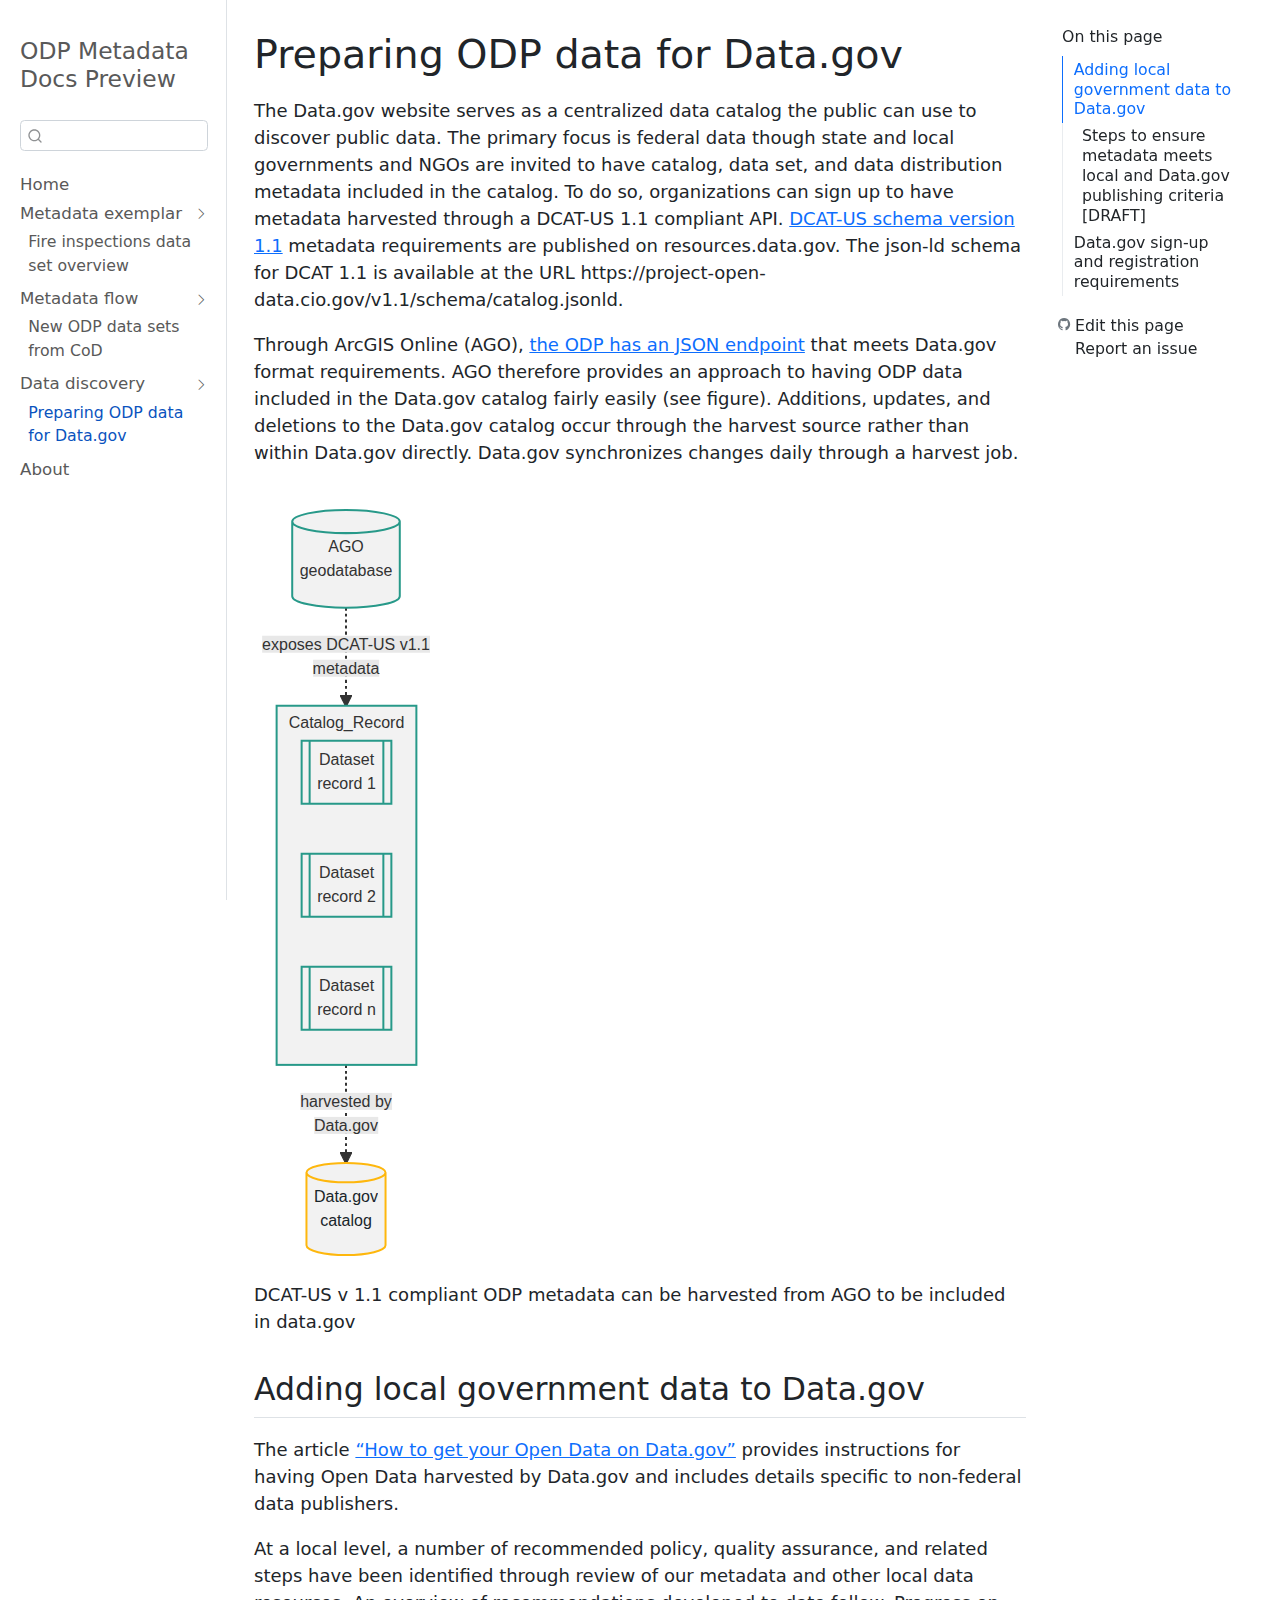
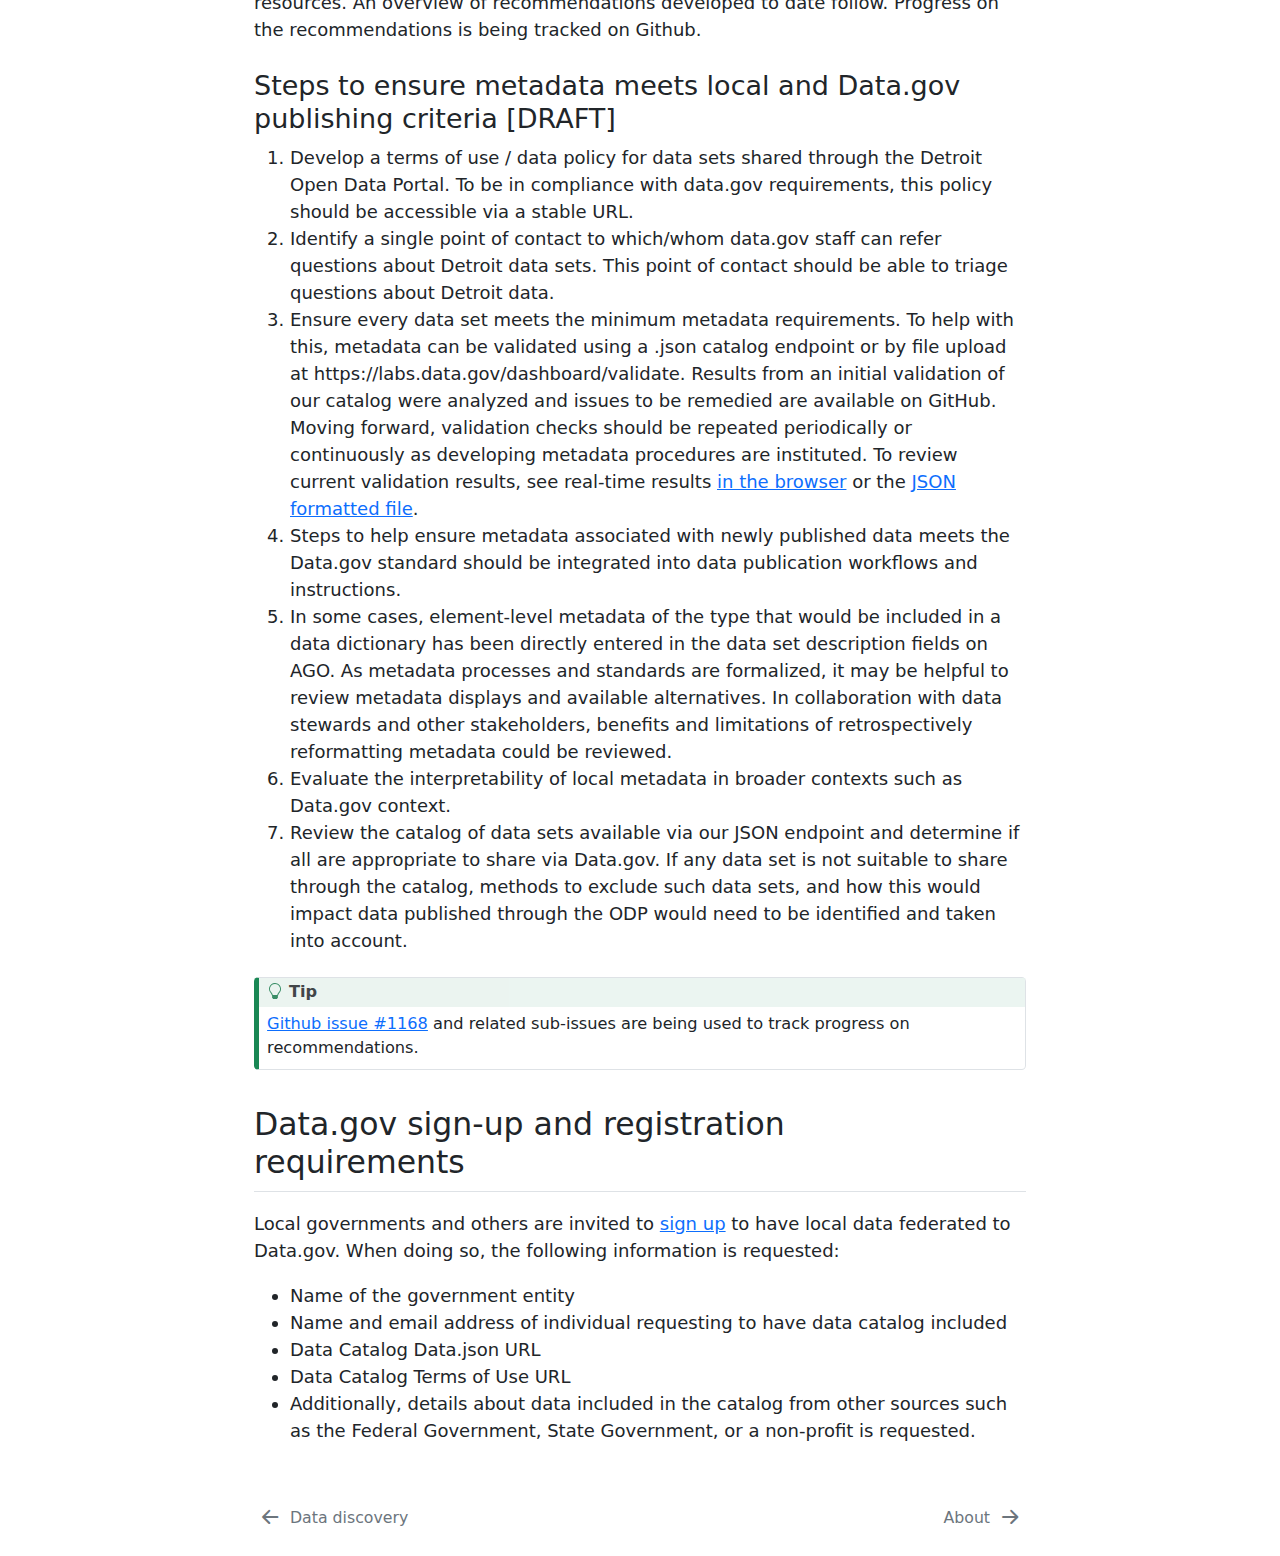
<file: docs/discovery/data_dot_gov.html>
<!DOCTYPE html>
<html xmlns="http://www.w3.org/1999/xhtml" lang="en" xml:lang="en"><head>

<meta charset="utf-8">
<meta name="generator" content="quarto-1.1.189">

<meta name="viewport" content="width=device-width, initial-scale=1.0, user-scalable=yes">


<title>ODP Metadata Docs Preview - Preparing ODP data for Data.gov</title>
<style>
code{white-space: pre-wrap;}
span.smallcaps{font-variant: small-caps;}
div.columns{display: flex; gap: min(4vw, 1.5em);}
div.column{flex: auto; overflow-x: auto;}
div.hanging-indent{margin-left: 1.5em; text-indent: -1.5em;}
ul.task-list{list-style: none;}
ul.task-list li input[type="checkbox"] {
  width: 0.8em;
  margin: 0 0.8em 0.2em -1.6em;
  vertical-align: middle;
}
</style>


<script src="../site_libs/quarto-nav/quarto-nav.js"></script>
<script src="../site_libs/quarto-nav/headroom.min.js"></script>
<script src="../site_libs/clipboard/clipboard.min.js"></script>
<script src="../site_libs/quarto-search/autocomplete.umd.js"></script>
<script src="../site_libs/quarto-search/fuse.min.js"></script>
<script src="../site_libs/quarto-search/quarto-search.js"></script>
<meta name="quarto:offset" content="../">
<link href="../about.html" rel="next">
<link href="../discovery/index.html" rel="prev">
<script src="../site_libs/quarto-html/quarto.js"></script>
<script src="../site_libs/quarto-html/popper.min.js"></script>
<script src="../site_libs/quarto-html/tippy.umd.min.js"></script>
<script src="../site_libs/quarto-html/anchor.min.js"></script>
<link href="../site_libs/quarto-html/tippy.css" rel="stylesheet">
<link href="../site_libs/quarto-html/quarto-syntax-highlighting.css" rel="stylesheet" id="quarto-text-highlighting-styles">
<script src="../site_libs/bootstrap/bootstrap.min.js"></script>
<link href="../site_libs/bootstrap/bootstrap-icons.css" rel="stylesheet">
<link href="../site_libs/bootstrap/bootstrap.min.css" rel="stylesheet" id="quarto-bootstrap" data-mode="light">
<script id="quarto-search-options" type="application/json">{
  "location": "sidebar",
  "copy-button": false,
  "collapse-after": 3,
  "panel-placement": "start",
  "type": "textbox",
  "limit": 20,
  "language": {
    "search-no-results-text": "No results",
    "search-matching-documents-text": "matching documents",
    "search-copy-link-title": "Copy link to search",
    "search-hide-matches-text": "Hide additional matches",
    "search-more-match-text": "more match in this document",
    "search-more-matches-text": "more matches in this document",
    "search-clear-button-title": "Clear",
    "search-detached-cancel-button-title": "Cancel",
    "search-submit-button-title": "Submit"
  }
}</script>
<script src="../site_libs/quarto-diagram/mermaid.min.js"></script>
<script src="../site_libs/quarto-diagram/mermaid-init.js"></script>
<link href="../site_libs/quarto-diagram/mermaid.css" rel="stylesheet">


<link rel="stylesheet" href="../styles.css">
</head>

<body class="nav-sidebar docked">

<div id="quarto-search-results"></div>
  <header id="quarto-header" class="headroom fixed-top">
  <nav class="quarto-secondary-nav" data-bs-toggle="collapse" data-bs-target="#quarto-sidebar" aria-controls="quarto-sidebar" aria-expanded="false" aria-label="Toggle sidebar navigation" onclick="if (window.quartoToggleHeadroom) { window.quartoToggleHeadroom(); }">
    <div class="container-fluid d-flex justify-content-between">
      <h1 class="quarto-secondary-nav-title">Preparing ODP data for Data.gov</h1>
      <button type="button" class="quarto-btn-toggle btn" aria-label="Show secondary navigation">
        <i class="bi bi-chevron-right"></i>
      </button>
    </div>
  </nav>
</header>
<!-- content -->
<div id="quarto-content" class="quarto-container page-columns page-rows-contents page-layout-article">
<!-- sidebar -->
  <nav id="quarto-sidebar" class="sidebar collapse sidebar-navigation docked overflow-auto">
    <div class="pt-lg-2 mt-2 text-left sidebar-header">
    <div class="sidebar-title mb-0 py-0">
      <a href="../">ODP Metadata Docs Preview</a> 
    </div>
      </div>
      <div class="mt-2 flex-shrink-0 align-items-center">
        <div class="sidebar-search">
        <div id="quarto-search" class="" title="Search"></div>
        </div>
      </div>
    <div class="sidebar-menu-container"> 
    <ul class="list-unstyled mt-1">
        <li class="sidebar-item">
  <div class="sidebar-item-container"> 
  <a href="../index.html" class="sidebar-item-text sidebar-link">Home</a>
  </div>
</li>
        <li class="sidebar-item sidebar-item-section">
      <div class="sidebar-item-container"> 
            <a href="../exemplar/index.html" class="sidebar-item-text sidebar-link">Metadata exemplar</a>
          <a class="sidebar-item-toggle text-start" data-bs-toggle="collapse" data-bs-target="#quarto-sidebar-section-1" aria-expanded="true">
            <i class="bi bi-chevron-right ms-2"></i>
          </a> 
      </div>
      <ul id="quarto-sidebar-section-1" class="collapse list-unstyled sidebar-section depth1 show">  
          <li class="sidebar-item">
  <div class="sidebar-item-container"> 
  <a href="../exemplar/inspect_df_trial_fire_inspections.html" class="sidebar-item-text sidebar-link">Fire inspections data set overview</a>
  </div>
</li>
      </ul>
  </li>
        <li class="sidebar-item sidebar-item-section">
      <div class="sidebar-item-container"> 
            <a href="../metadata_flow/index.html" class="sidebar-item-text sidebar-link">Metadata flow</a>
          <a class="sidebar-item-toggle text-start" data-bs-toggle="collapse" data-bs-target="#quarto-sidebar-section-2" aria-expanded="true">
            <i class="bi bi-chevron-right ms-2"></i>
          </a> 
      </div>
      <ul id="quarto-sidebar-section-2" class="collapse list-unstyled sidebar-section depth1 show">  
          <li class="sidebar-item">
  <div class="sidebar-item-container"> 
  <a href="../metadata_flow/new_from_cod_to_odp.html" class="sidebar-item-text sidebar-link">New ODP data sets from CoD</a>
  </div>
</li>
      </ul>
  </li>
        <li class="sidebar-item sidebar-item-section">
      <div class="sidebar-item-container"> 
            <a href="../discovery/index.html" class="sidebar-item-text sidebar-link">Data discovery</a>
          <a class="sidebar-item-toggle text-start" data-bs-toggle="collapse" data-bs-target="#quarto-sidebar-section-3" aria-expanded="true">
            <i class="bi bi-chevron-right ms-2"></i>
          </a> 
      </div>
      <ul id="quarto-sidebar-section-3" class="collapse list-unstyled sidebar-section depth1 show">  
          <li class="sidebar-item">
  <div class="sidebar-item-container"> 
  <a href="../discovery/data_dot_gov.html" class="sidebar-item-text sidebar-link active">Preparing ODP data for Data.gov</a>
  </div>
</li>
      </ul>
  </li>
        <li class="sidebar-item">
  <div class="sidebar-item-container"> 
  <a href="../about.html" class="sidebar-item-text sidebar-link">About</a>
  </div>
</li>
    </ul>
    </div>
</nav>
<!-- margin-sidebar -->
    <div id="quarto-margin-sidebar" class="sidebar margin-sidebar">
        <nav id="TOC" role="doc-toc" class="toc-active">
    <h2 id="toc-title">On this page</h2>
   
  <ul>
  <li><a href="#adding-local-government-data-to-data.gov" id="toc-adding-local-government-data-to-data.gov" class="nav-link active" data-scroll-target="#adding-local-government-data-to-data.gov">Adding local government data to Data.gov</a>
  <ul class="collapse">
  <li><a href="#steps-to-ensure-metadata-meets-local-and-data.gov-publishing-criteria-draft" id="toc-steps-to-ensure-metadata-meets-local-and-data.gov-publishing-criteria-draft" class="nav-link" data-scroll-target="#steps-to-ensure-metadata-meets-local-and-data.gov-publishing-criteria-draft">Steps to ensure metadata meets local and Data.gov publishing criteria [DRAFT]</a></li>
  </ul></li>
  <li><a href="#data.gov-sign-up-and-registration-requirements" id="toc-data.gov-sign-up-and-registration-requirements" class="nav-link" data-scroll-target="#data.gov-sign-up-and-registration-requirements">Data.gov sign-up and registration requirements</a></li>
  </ul>
<div class="toc-actions"><div><i class="bi bi-github"></i></div><div class="action-links"><p><a href="https://github.com/lsheble/odp_meta_preview/edit/main/discovery/data_dot_gov.qmd" class="toc-action">Edit this page</a></p><p><a href="https://github.com/lsheble/odp_meta_preview/issues/new" class="toc-action">Report an issue</a></p></div></div></nav>
    </div>
<!-- main -->
<main class="content" id="quarto-document-content">

<header id="title-block-header" class="quarto-title-block default">
<div class="quarto-title">
<h1 class="title d-none d-lg-block">Preparing ODP data for Data.gov</h1>
</div>



<div class="quarto-title-meta">

    
    
  </div>
  

</header>

<p>The Data.gov website serves as a centralized data catalog the public can use to discover public data. The primary focus is federal data though state and local governments and NGOs are invited to have catalog, data set, and data distribution metadata included in the catalog. To do so, organizations can sign up to have metadata harvested through a DCAT-US 1.1 compliant API. <a href="https://resources.data.gov/resources/dcat-us/">DCAT-US schema version 1.1</a> metadata requirements are published on resources.data.gov. The json-ld schema for DCAT 1.1 is available at the URL https://project-open-data.cio.gov/v1.1/schema/catalog.jsonld.</p>
<p>Through ArcGIS Online (AGO), <a href="https://data.detroitmi.gov//api/feed/dcat-us/1.1.json">the ODP has an JSON endpoint</a> that meets Data.gov format requirements. AGO therefore provides an approach to having ODP data included in the Data.gov catalog fairly easily (see figure). Additions, updates, and deletions to the Data.gov catalog occur through the harvest source rather than within Data.gov directly. Data.gov synchronizes changes daily through a harvest job.</p>
<div class="{fig-ago-records-datagov}">
<div class="cell" data-label="ago-records-datagov">
<div class="cell-output-display">
<div>
<p>
</p><pre class="mermaid" data-tooltip-selector="#mermaid-tooltip-1">flowchart TB

%% classDef
classDef classCityGreen color:#004445,stroke-width:2px,fill:#F2F2F2,stroke:#004445
classDef classSpiritGreen color:279989,stroke-width:2px,fill:#F2F2F2,stroke:#279989
classDef classAccentYellow color:#18252A,stroke-width:2px,fill:#F2F2F2,stroke:#feb70d

  subgraph Catalog_Record
    direction LR
    d1[[Dataset &lt;br&gt; record 1]]
    d2[[Dataset &lt;br&gt; record 2]]
    d3[[Dataset &lt;br&gt; record n]]
  end  
  A[(AGO &lt;br&gt; geodatabase)] -. exposes DCAT-US v1.1 &lt;br&gt; metadata .-&gt; Catalog_Record -. harvested by &lt;br&gt; Data.gov .-&gt; C[(Data.gov &lt;br&gt; catalog)]

%%Style

class A,d1,d2,d3,Catalog_Record classSpiritGreen
class C classAccentYellow
</pre>
<div id="mermaid-tooltip-1" class="mermaidTooltip">

</div>
<p></p>
</div>
</div>
</div>
<p>DCAT-US v 1.1 compliant ODP metadata can be harvested from AGO to be included in data.gov</p>
</div>
<section id="adding-local-government-data-to-data.gov" class="level2">
<h2 class="anchored" data-anchor-id="adding-local-government-data-to-data.gov">Adding local government data to Data.gov</h2>
<p>The article <a href="https://resources.data.gov/resources/data-gov-open-data-howto/">“How to get your Open Data on Data.gov”</a> provides instructions for having Open Data harvested by Data.gov and includes details specific to non-federal data publishers.</p>
<p>At a local level, a number of recommended policy, quality assurance, and related steps have been identified through review of our metadata and other local data resources. An overview of recommendations developed to date follow. Progress on the recommendations is being tracked on Github.</p>
<section id="steps-to-ensure-metadata-meets-local-and-data.gov-publishing-criteria-draft" class="level3">
<h3 class="anchored" data-anchor-id="steps-to-ensure-metadata-meets-local-and-data.gov-publishing-criteria-draft">Steps to ensure metadata meets local and Data.gov publishing criteria [DRAFT]</h3>
<ol type="1">
<li>Develop a terms of use / data policy for data sets shared through the Detroit Open Data Portal. To be in compliance with data.gov requirements, this policy should be accessible via a stable URL.</li>
<li>Identify a single point of contact to which/whom data.gov staff can refer questions about Detroit data sets. This point of contact should be able to triage questions about Detroit data.</li>
<li>Ensure every data set meets the minimum metadata requirements. To help with this, metadata can be validated using a .json catalog endpoint or by file upload at https://labs.data.gov/dashboard/validate. Results from an initial validation of our catalog were analyzed and issues to be remedied are available on GitHub. Moving forward, validation checks should be repeated periodically or continuously as developing metadata procedures are instituted. To review current validation results, see real-time results <a href="https://dashboard.data.gov/validate?schema=non-federal-v1.1&amp;output=browser&amp;datajson_url=https%3A%2F%2Fdata.detroitmi.gov%2F%2Fapi%2Ffeed%2Fdcat-us%2F1.1.json&amp;qa=true">in the browser</a> or the <a href="https://dashboard.data.gov/validate?schema=non-federal-v1.1&amp;output=json&amp;datajson_url=https%3A%2F%2Fdata.detroitmi.gov%2F%2Fapi%2Ffeed%2Fdcat-us%2F1.1.json&amp;qa=true">JSON formatted file</a>.</li>
<li>Steps to help ensure metadata associated with newly published data meets the Data.gov standard should be integrated into data publication workflows and instructions.</li>
<li>In some cases, element-level metadata of the type that would be included in a data dictionary has been directly entered in the data set description fields on AGO. As metadata processes and standards are formalized, it may be helpful to review metadata displays and available alternatives. In collaboration with data stewards and other stakeholders, benefits and limitations of retrospectively reformatting metadata could be reviewed.</li>
<li>Evaluate the interpretability of local metadata in broader contexts such as Data.gov context.</li>
<li>Review the catalog of data sets available via our JSON endpoint and determine if all are appropriate to share via Data.gov. If any data set is not suitable to share through the catalog, methods to exclude such data sets, and how this would impact data published through the ODP would need to be identified and taken into account.</li>
</ol>
<div class="callout-tip callout callout-style-default callout-captioned">
<div class="callout-header d-flex align-content-center">
<div class="callout-icon-container">
<i class="callout-icon"></i>
</div>
<div class="callout-caption-container flex-fill">
Tip
</div>
</div>
<div class="callout-body-container callout-body">
<p><a href="https://github.com/CityOfDetroit/data-engineering/issues/1168">Github issue #1168</a> and related sub-issues are being used to track progress on recommendations.</p>
</div>
</div>
</section>
</section>
<section id="data.gov-sign-up-and-registration-requirements" class="level2">
<h2 class="anchored" data-anchor-id="data.gov-sign-up-and-registration-requirements">Data.gov sign-up and registration requirements</h2>
<p>Local governments and others are invited to <a href="https://data.gov/local/add/">sign up</a> to have local data federated to Data.gov. When doing so, the following information is requested:</p>
<ul>
<li>Name of the government entity</li>
<li>Name and email address of individual requesting to have data catalog included</li>
<li>Data Catalog Data.json URL</li>
<li>Data Catalog Terms of Use URL</li>
<li>Additionally, details about data included in the catalog from other sources such as the Federal Government, State Government, or a non-profit is requested.</li>
</ul>


</section>

</main> <!-- /main -->
<script id="quarto-html-after-body" type="application/javascript">
window.document.addEventListener("DOMContentLoaded", function (event) {
  const toggleBodyColorMode = (bsSheetEl) => {
    const mode = bsSheetEl.getAttribute("data-mode");
    const bodyEl = window.document.querySelector("body");
    if (mode === "dark") {
      bodyEl.classList.add("quarto-dark");
      bodyEl.classList.remove("quarto-light");
    } else {
      bodyEl.classList.add("quarto-light");
      bodyEl.classList.remove("quarto-dark");
    }
  }
  const toggleBodyColorPrimary = () => {
    const bsSheetEl = window.document.querySelector("link#quarto-bootstrap");
    if (bsSheetEl) {
      toggleBodyColorMode(bsSheetEl);
    }
  }
  toggleBodyColorPrimary();  
  const icon = "";
  const anchorJS = new window.AnchorJS();
  anchorJS.options = {
    placement: 'right',
    icon: icon
  };
  anchorJS.add('.anchored');
  const clipboard = new window.ClipboardJS('.code-copy-button', {
    target: function(trigger) {
      return trigger.previousElementSibling;
    }
  });
  clipboard.on('success', function(e) {
    // button target
    const button = e.trigger;
    // don't keep focus
    button.blur();
    // flash "checked"
    button.classList.add('code-copy-button-checked');
    var currentTitle = button.getAttribute("title");
    button.setAttribute("title", "Copied!");
    setTimeout(function() {
      button.setAttribute("title", currentTitle);
      button.classList.remove('code-copy-button-checked');
    }, 1000);
    // clear code selection
    e.clearSelection();
  });
  function tippyHover(el, contentFn) {
    const config = {
      allowHTML: true,
      content: contentFn,
      maxWidth: 500,
      delay: 100,
      arrow: false,
      appendTo: function(el) {
          return el.parentElement;
      },
      interactive: true,
      interactiveBorder: 10,
      theme: 'quarto',
      placement: 'bottom-start'
    };
    window.tippy(el, config); 
  }
  const noterefs = window.document.querySelectorAll('a[role="doc-noteref"]');
  for (var i=0; i<noterefs.length; i++) {
    const ref = noterefs[i];
    tippyHover(ref, function() {
      // use id or data attribute instead here
      let href = ref.getAttribute('data-footnote-href') || ref.getAttribute('href');
      try { href = new URL(href).hash; } catch {}
      const id = href.replace(/^#\/?/, "");
      const note = window.document.getElementById(id);
      return note.innerHTML;
    });
  }
  var bibliorefs = window.document.querySelectorAll('a[role="doc-biblioref"]');
  for (var i=0; i<bibliorefs.length; i++) {
    const ref = bibliorefs[i];
    const cites = ref.parentNode.getAttribute('data-cites').split(' ');
    tippyHover(ref, function() {
      var popup = window.document.createElement('div');
      cites.forEach(function(cite) {
        var citeDiv = window.document.createElement('div');
        citeDiv.classList.add('hanging-indent');
        citeDiv.classList.add('csl-entry');
        var biblioDiv = window.document.getElementById('ref-' + cite);
        if (biblioDiv) {
          citeDiv.innerHTML = biblioDiv.innerHTML;
        }
        popup.appendChild(citeDiv);
      });
      return popup.innerHTML;
    });
  }
});
</script>
<nav class="page-navigation">
  <div class="nav-page nav-page-previous">
      <a href="../discovery/index.html" class="pagination-link">
        <i class="bi bi-arrow-left-short"></i> <span class="nav-page-text">Data discovery</span>
      </a>          
  </div>
  <div class="nav-page nav-page-next">
      <a href="../about.html" class="pagination-link">
        <span class="nav-page-text">About</span> <i class="bi bi-arrow-right-short"></i>
      </a>
  </div>
</nav>
</div> <!-- /content -->



</body></html>
</file>
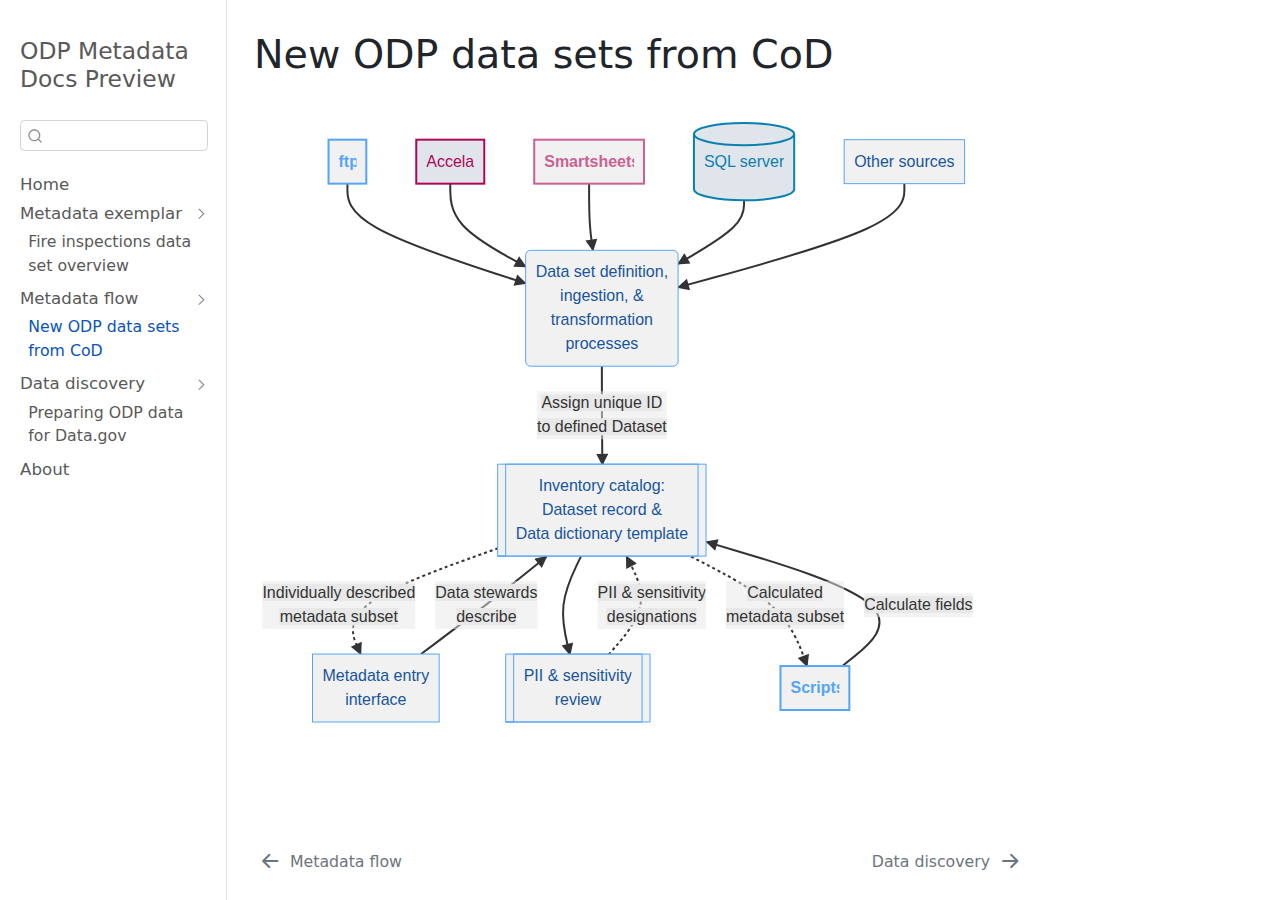
<file: docs/metadata_flow/new_from_cod_to_odp.html>
<!DOCTYPE html>
<html xmlns="http://www.w3.org/1999/xhtml" lang="en" xml:lang="en"><head>

<meta charset="utf-8">
<meta name="generator" content="quarto-1.1.189">

<meta name="viewport" content="width=device-width, initial-scale=1.0, user-scalable=yes">


<title>ODP Metadata Docs Preview - New ODP data sets from CoD</title>
<style>
code{white-space: pre-wrap;}
span.smallcaps{font-variant: small-caps;}
div.columns{display: flex; gap: min(4vw, 1.5em);}
div.column{flex: auto; overflow-x: auto;}
div.hanging-indent{margin-left: 1.5em; text-indent: -1.5em;}
ul.task-list{list-style: none;}
ul.task-list li input[type="checkbox"] {
  width: 0.8em;
  margin: 0 0.8em 0.2em -1.6em;
  vertical-align: middle;
}
</style>


<script src="../site_libs/quarto-nav/quarto-nav.js"></script>
<script src="../site_libs/quarto-nav/headroom.min.js"></script>
<script src="../site_libs/clipboard/clipboard.min.js"></script>
<script src="../site_libs/quarto-search/autocomplete.umd.js"></script>
<script src="../site_libs/quarto-search/fuse.min.js"></script>
<script src="../site_libs/quarto-search/quarto-search.js"></script>
<meta name="quarto:offset" content="../">
<link href="../discovery/index.html" rel="next">
<link href="../metadata_flow/index.html" rel="prev">
<script src="../site_libs/quarto-html/quarto.js"></script>
<script src="../site_libs/quarto-html/popper.min.js"></script>
<script src="../site_libs/quarto-html/tippy.umd.min.js"></script>
<script src="../site_libs/quarto-html/anchor.min.js"></script>
<link href="../site_libs/quarto-html/tippy.css" rel="stylesheet">
<link href="../site_libs/quarto-html/quarto-syntax-highlighting.css" rel="stylesheet" id="quarto-text-highlighting-styles">
<script src="../site_libs/bootstrap/bootstrap.min.js"></script>
<link href="../site_libs/bootstrap/bootstrap-icons.css" rel="stylesheet">
<link href="../site_libs/bootstrap/bootstrap.min.css" rel="stylesheet" id="quarto-bootstrap" data-mode="light">
<script id="quarto-search-options" type="application/json">{
  "location": "sidebar",
  "copy-button": false,
  "collapse-after": 3,
  "panel-placement": "start",
  "type": "textbox",
  "limit": 20,
  "language": {
    "search-no-results-text": "No results",
    "search-matching-documents-text": "matching documents",
    "search-copy-link-title": "Copy link to search",
    "search-hide-matches-text": "Hide additional matches",
    "search-more-match-text": "more match in this document",
    "search-more-matches-text": "more matches in this document",
    "search-clear-button-title": "Clear",
    "search-detached-cancel-button-title": "Cancel",
    "search-submit-button-title": "Submit"
  }
}</script>
<script src="../site_libs/quarto-diagram/mermaid.min.js"></script>
<script src="../site_libs/quarto-diagram/mermaid-init.js"></script>
<link href="../site_libs/quarto-diagram/mermaid.css" rel="stylesheet">


<link rel="stylesheet" href="../styles.css">
</head>

<body class="nav-sidebar docked">

<div id="quarto-search-results"></div>
  <header id="quarto-header" class="headroom fixed-top">
  <nav class="quarto-secondary-nav" data-bs-toggle="collapse" data-bs-target="#quarto-sidebar" aria-controls="quarto-sidebar" aria-expanded="false" aria-label="Toggle sidebar navigation" onclick="if (window.quartoToggleHeadroom) { window.quartoToggleHeadroom(); }">
    <div class="container-fluid d-flex justify-content-between">
      <h1 class="quarto-secondary-nav-title">New ODP data sets from CoD</h1>
      <button type="button" class="quarto-btn-toggle btn" aria-label="Show secondary navigation">
        <i class="bi bi-chevron-right"></i>
      </button>
    </div>
  </nav>
</header>
<!-- content -->
<div id="quarto-content" class="quarto-container page-columns page-rows-contents page-layout-article">
<!-- sidebar -->
  <nav id="quarto-sidebar" class="sidebar collapse sidebar-navigation docked overflow-auto">
    <div class="pt-lg-2 mt-2 text-left sidebar-header">
    <div class="sidebar-title mb-0 py-0">
      <a href="../">ODP Metadata Docs Preview</a> 
    </div>
      </div>
      <div class="mt-2 flex-shrink-0 align-items-center">
        <div class="sidebar-search">
        <div id="quarto-search" class="" title="Search"></div>
        </div>
      </div>
    <div class="sidebar-menu-container"> 
    <ul class="list-unstyled mt-1">
        <li class="sidebar-item">
  <div class="sidebar-item-container"> 
  <a href="../index.html" class="sidebar-item-text sidebar-link">Home</a>
  </div>
</li>
        <li class="sidebar-item sidebar-item-section">
      <div class="sidebar-item-container"> 
            <a href="../exemplar/index.html" class="sidebar-item-text sidebar-link">Metadata exemplar</a>
          <a class="sidebar-item-toggle text-start" data-bs-toggle="collapse" data-bs-target="#quarto-sidebar-section-1" aria-expanded="true">
            <i class="bi bi-chevron-right ms-2"></i>
          </a> 
      </div>
      <ul id="quarto-sidebar-section-1" class="collapse list-unstyled sidebar-section depth1 show">  
          <li class="sidebar-item">
  <div class="sidebar-item-container"> 
  <a href="../exemplar/inspect_df_trial_fire_inspections.html" class="sidebar-item-text sidebar-link">Fire inspections data set overview</a>
  </div>
</li>
      </ul>
  </li>
        <li class="sidebar-item sidebar-item-section">
      <div class="sidebar-item-container"> 
            <a href="../metadata_flow/index.html" class="sidebar-item-text sidebar-link">Metadata flow</a>
          <a class="sidebar-item-toggle text-start" data-bs-toggle="collapse" data-bs-target="#quarto-sidebar-section-2" aria-expanded="true">
            <i class="bi bi-chevron-right ms-2"></i>
          </a> 
      </div>
      <ul id="quarto-sidebar-section-2" class="collapse list-unstyled sidebar-section depth1 show">  
          <li class="sidebar-item">
  <div class="sidebar-item-container"> 
  <a href="../metadata_flow/new_from_cod_to_odp.html" class="sidebar-item-text sidebar-link active">New ODP data sets from CoD</a>
  </div>
</li>
      </ul>
  </li>
        <li class="sidebar-item sidebar-item-section">
      <div class="sidebar-item-container"> 
            <a href="../discovery/index.html" class="sidebar-item-text sidebar-link">Data discovery</a>
          <a class="sidebar-item-toggle text-start" data-bs-toggle="collapse" data-bs-target="#quarto-sidebar-section-3" aria-expanded="true">
            <i class="bi bi-chevron-right ms-2"></i>
          </a> 
      </div>
      <ul id="quarto-sidebar-section-3" class="collapse list-unstyled sidebar-section depth1 show">  
          <li class="sidebar-item">
  <div class="sidebar-item-container"> 
  <a href="../discovery/data_dot_gov.html" class="sidebar-item-text sidebar-link">Preparing ODP data for Data.gov</a>
  </div>
</li>
      </ul>
  </li>
        <li class="sidebar-item">
  <div class="sidebar-item-container"> 
  <a href="../about.html" class="sidebar-item-text sidebar-link">About</a>
  </div>
</li>
    </ul>
    </div>
</nav>
<!-- margin-sidebar -->
    <div id="quarto-margin-sidebar" class="sidebar margin-sidebar">
        
    </div>
<!-- main -->
<main class="content" id="quarto-document-content">

<header id="title-block-header" class="quarto-title-block default">
<div class="quarto-title">
<h1 class="title d-none d-lg-block">New ODP data sets from CoD</h1>
</div>



<div class="quarto-title-meta">

    
    
  </div>
  

</header>

<div class="cell">
<div class="cell-output-display">
<div>
<p>
</p><pre class="mermaid" data-tooltip-selector="#mermaid-tooltip-1">graph TD
%% classDef
classDef classBlue color: #55a5f6,fill:#f1f1f1,stroke-width:2px,stroke:#55a5f6,font-weight:bold
classDef classRed color: #af0659,fill:#e0e5eb,stroke-width:2px,stroke:#af0659
classDef classMd color: #c96195,fill:#f1f1f1,stroke-width:2px,stroke:#c96195,font-weight:bold
classDef classDB color: #0980b0,fill:#e0e5eb,stroke-width:2px,stroke:#0980b0
classDef classFile color:#17559e,fill:#f1f1f1,stroke:#55a5f6
classDef classFile2 color:#17559e,fill:#f1f1f1,stroke:#55a5f6

    
    A[ftp]--&gt;F(Data set definition, &lt;br&gt; ingestion, &amp; &lt;br&gt; transformation &lt;br&gt; processes)
    B[Accela]--&gt;F
    C[Smartsheets]--&gt;F
    D[(SQL server)]--&gt;F
    E[Other sources]--&gt;F
    
    F-- Assign unique ID &lt;br&gt; to defined Dataset --&gt;G[[Inventory catalog:&lt;br&gt; Dataset record &amp; &lt;br&gt; Data dictionary template]]
    G-.Individually described &lt;br&gt; metadata subset.-&gt;H[Metadata entry &lt;br&gt; interface]
    
    G--&gt;J[[PII &amp; sensitivity &lt;br&gt; review]]
    J-.PII &amp; sensitivity &lt;br&gt; designations.-&gt;G
    H-- Data stewards &lt;br&gt; describe --&gt;G
    K[Scripts]--Calculate fields--&gt;G
    G-.Calculated &lt;br&gt; metadata subset.-&gt;K
    
    
    

%%Style

class A,K classBlue
class B classRed
class C classMd
class D classDB
class E,F classFile
class G,H,J classFile2
</pre>
<div id="mermaid-tooltip-1" class="mermaidTooltip">

</div>
<p></p>
</div>
</div>
</div>



</main> <!-- /main -->
<script id="quarto-html-after-body" type="application/javascript">
window.document.addEventListener("DOMContentLoaded", function (event) {
  const toggleBodyColorMode = (bsSheetEl) => {
    const mode = bsSheetEl.getAttribute("data-mode");
    const bodyEl = window.document.querySelector("body");
    if (mode === "dark") {
      bodyEl.classList.add("quarto-dark");
      bodyEl.classList.remove("quarto-light");
    } else {
      bodyEl.classList.add("quarto-light");
      bodyEl.classList.remove("quarto-dark");
    }
  }
  const toggleBodyColorPrimary = () => {
    const bsSheetEl = window.document.querySelector("link#quarto-bootstrap");
    if (bsSheetEl) {
      toggleBodyColorMode(bsSheetEl);
    }
  }
  toggleBodyColorPrimary();  
  const icon = "";
  const anchorJS = new window.AnchorJS();
  anchorJS.options = {
    placement: 'right',
    icon: icon
  };
  anchorJS.add('.anchored');
  const clipboard = new window.ClipboardJS('.code-copy-button', {
    target: function(trigger) {
      return trigger.previousElementSibling;
    }
  });
  clipboard.on('success', function(e) {
    // button target
    const button = e.trigger;
    // don't keep focus
    button.blur();
    // flash "checked"
    button.classList.add('code-copy-button-checked');
    var currentTitle = button.getAttribute("title");
    button.setAttribute("title", "Copied!");
    setTimeout(function() {
      button.setAttribute("title", currentTitle);
      button.classList.remove('code-copy-button-checked');
    }, 1000);
    // clear code selection
    e.clearSelection();
  });
  function tippyHover(el, contentFn) {
    const config = {
      allowHTML: true,
      content: contentFn,
      maxWidth: 500,
      delay: 100,
      arrow: false,
      appendTo: function(el) {
          return el.parentElement;
      },
      interactive: true,
      interactiveBorder: 10,
      theme: 'quarto',
      placement: 'bottom-start'
    };
    window.tippy(el, config); 
  }
  const noterefs = window.document.querySelectorAll('a[role="doc-noteref"]');
  for (var i=0; i<noterefs.length; i++) {
    const ref = noterefs[i];
    tippyHover(ref, function() {
      // use id or data attribute instead here
      let href = ref.getAttribute('data-footnote-href') || ref.getAttribute('href');
      try { href = new URL(href).hash; } catch {}
      const id = href.replace(/^#\/?/, "");
      const note = window.document.getElementById(id);
      return note.innerHTML;
    });
  }
  var bibliorefs = window.document.querySelectorAll('a[role="doc-biblioref"]');
  for (var i=0; i<bibliorefs.length; i++) {
    const ref = bibliorefs[i];
    const cites = ref.parentNode.getAttribute('data-cites').split(' ');
    tippyHover(ref, function() {
      var popup = window.document.createElement('div');
      cites.forEach(function(cite) {
        var citeDiv = window.document.createElement('div');
        citeDiv.classList.add('hanging-indent');
        citeDiv.classList.add('csl-entry');
        var biblioDiv = window.document.getElementById('ref-' + cite);
        if (biblioDiv) {
          citeDiv.innerHTML = biblioDiv.innerHTML;
        }
        popup.appendChild(citeDiv);
      });
      return popup.innerHTML;
    });
  }
});
</script>
<nav class="page-navigation">
  <div class="nav-page nav-page-previous">
      <a href="../metadata_flow/index.html" class="pagination-link">
        <i class="bi bi-arrow-left-short"></i> <span class="nav-page-text">Metadata flow</span>
      </a>          
  </div>
  <div class="nav-page nav-page-next">
      <a href="../discovery/index.html" class="pagination-link">
        <span class="nav-page-text">Data discovery</span> <i class="bi bi-arrow-right-short"></i>
      </a>
  </div>
</nav>
</div> <!-- /content -->



</body></html>
</file>
<file: docs/site_libs/quarto-html/tippy.css>
.tippy-box[data-animation=fade][data-state=hidden]{opacity:0}[data-tippy-root]{max-width:calc(100vw - 10px)}.tippy-box{position:relative;background-color:#333;color:#fff;border-radius:4px;font-size:14px;line-height:1.4;white-space:normal;outline:0;transition-property:transform,visibility,opacity}.tippy-box[data-placement^=top]>.tippy-arrow{bottom:0}.tippy-box[data-placement^=top]>.tippy-arrow:before{bottom:-7px;left:0;border-width:8px 8px 0;border-top-color:initial;transform-origin:center top}.tippy-box[data-placement^=bottom]>.tippy-arrow{top:0}.tippy-box[data-placement^=bottom]>.tippy-arrow:before{top:-7px;left:0;border-width:0 8px 8px;border-bottom-color:initial;transform-origin:center bottom}.tippy-box[data-placement^=left]>.tippy-arrow{right:0}.tippy-box[data-placement^=left]>.tippy-arrow:before{border-width:8px 0 8px 8px;border-left-color:initial;right:-7px;transform-origin:center left}.tippy-box[data-placement^=right]>.tippy-arrow{left:0}.tippy-box[data-placement^=right]>.tippy-arrow:before{left:-7px;border-width:8px 8px 8px 0;border-right-color:initial;transform-origin:center right}.tippy-box[data-inertia][data-state=visible]{transition-timing-function:cubic-bezier(.54,1.5,.38,1.11)}.tippy-arrow{width:16px;height:16px;color:#333}.tippy-arrow:before{content:"";position:absolute;border-color:transparent;border-style:solid}.tippy-content{position:relative;padding:5px 9px;z-index:1}
</file>
<file: docs/site_libs/quarto-html/quarto-syntax-highlighting.css>
/* quarto syntax highlight colors */
:root {
  --quarto-hl-ot-color: #003B4F;
  --quarto-hl-at-color: #657422;
  --quarto-hl-ss-color: #20794D;
  --quarto-hl-an-color: #5E5E5E;
  --quarto-hl-fu-color: #4758AB;
  --quarto-hl-st-color: #20794D;
  --quarto-hl-cf-color: #003B4F;
  --quarto-hl-op-color: #5E5E5E;
  --quarto-hl-er-color: #AD0000;
  --quarto-hl-bn-color: #AD0000;
  --quarto-hl-al-color: #AD0000;
  --quarto-hl-va-color: #111111;
  --quarto-hl-bu-color: inherit;
  --quarto-hl-ex-color: inherit;
  --quarto-hl-pp-color: #AD0000;
  --quarto-hl-in-color: #5E5E5E;
  --quarto-hl-vs-color: #20794D;
  --quarto-hl-wa-color: #5E5E5E;
  --quarto-hl-do-color: #5E5E5E;
  --quarto-hl-im-color: #00769E;
  --quarto-hl-ch-color: #20794D;
  --quarto-hl-dt-color: #AD0000;
  --quarto-hl-fl-color: #AD0000;
  --quarto-hl-co-color: #5E5E5E;
  --quarto-hl-cv-color: #5E5E5E;
  --quarto-hl-cn-color: #8f5902;
  --quarto-hl-sc-color: #5E5E5E;
  --quarto-hl-dv-color: #AD0000;
  --quarto-hl-kw-color: #003B4F;
}

/* other quarto variables */
:root {
  --quarto-font-monospace: SFMono-Regular, Menlo, Monaco, Consolas, "Liberation Mono", "Courier New", monospace;
}

pre > code.sourceCode > span {
  color: #003B4F;
}

code span {
  color: #003B4F;
}

code.sourceCode > span {
  color: #003B4F;
}

div.sourceCode,
div.sourceCode pre.sourceCode {
  color: #003B4F;
}

code span.ot {
  color: #003B4F;
}

code span.at {
  color: #657422;
}

code span.ss {
  color: #20794D;
}

code span.an {
  color: #5E5E5E;
}

code span.fu {
  color: #4758AB;
}

code span.st {
  color: #20794D;
}

code span.cf {
  color: #003B4F;
}

code span.op {
  color: #5E5E5E;
}

code span.er {
  color: #AD0000;
}

code span.bn {
  color: #AD0000;
}

code span.al {
  color: #AD0000;
}

code span.va {
  color: #111111;
}

code span.pp {
  color: #AD0000;
}

code span.in {
  color: #5E5E5E;
}

code span.vs {
  color: #20794D;
}

code span.wa {
  color: #5E5E5E;
  font-style: italic;
}

code span.do {
  color: #5E5E5E;
  font-style: italic;
}

code span.im {
  color: #00769E;
}

code span.ch {
  color: #20794D;
}

code span.dt {
  color: #AD0000;
}

code span.fl {
  color: #AD0000;
}

code span.co {
  color: #5E5E5E;
}

code span.cv {
  color: #5E5E5E;
  font-style: italic;
}

code span.cn {
  color: #8f5902;
}

code span.sc {
  color: #5E5E5E;
}

code span.dv {
  color: #AD0000;
}

code span.kw {
  color: #003B4F;
}

.prevent-inlining {
  content: "</";
}

/*# sourceMappingURL=debc5d5d77c3f9108843748ff7464032.css.map */
</file>
<file: docs/styles.css>
/* css styles */
</file>
<file: docs/site_libs/quarto-diagram/mermaid.css>
.mermaidTooltip {
  position: absolute;
  text-align: center;
  max-width: 200px;
  padding: 2px;
  font-family: "trebuchet ms", verdana, arial;
  font-size: 12px;
  background: #ffffde;
  border: 1px solid #aaaa33;
  border-radius: 2px;
  pointer-events: none;
  z-index: 1000;
}
</file>
<file: docs/site_libs/jsoneditor-5.25.6/jsoneditor.min.css>
div.jsoneditor .jsoneditor-search input{height:auto;border:inherit}div.jsoneditor .jsoneditor-search input:focus{border:none!important;box-shadow:none!important}div.jsoneditor table{border-collapse:collapse;width:auto}div.jsoneditor td,div.jsoneditor th{padding:0;display:table-cell;text-align:left;vertical-align:inherit;border-radius:inherit}div.jsoneditor-field,div.jsoneditor-readonly,div.jsoneditor-value{border:1px solid transparent;min-height:16px;min-width:32px;padding:2px;margin:1px;word-wrap:break-word;float:left}div.jsoneditor-field p,div.jsoneditor-value p{margin:0}div.jsoneditor-value{word-break:break-word}div.jsoneditor-readonly{min-width:16px;color:grey}div.jsoneditor-empty{border-color:#d3d3d3;border-style:dashed;border-radius:2px}div.jsoneditor-field.jsoneditor-empty::after,div.jsoneditor-value.jsoneditor-empty::after{pointer-events:none;color:#d3d3d3;font-size:8pt}div.jsoneditor-field.jsoneditor-empty::after{content:"field"}div.jsoneditor-value.jsoneditor-empty::after{content:"value"}a.jsoneditor-value.jsoneditor-url,div.jsoneditor-value.jsoneditor-url{color:green;text-decoration:underline}a.jsoneditor-value.jsoneditor-url{display:inline-block;padding:2px;margin:2px}a.jsoneditor-value.jsoneditor-url:focus,a.jsoneditor-value.jsoneditor-url:hover{color:#ee422e}div.jsoneditor td.jsoneditor-separator{padding:3px 0;vertical-align:top;color:grey}div.jsoneditor-field.jsoneditor-highlight,div.jsoneditor-field[contenteditable=true]:focus,div.jsoneditor-field[contenteditable=true]:hover,div.jsoneditor-value.jsoneditor-highlight,div.jsoneditor-value[contenteditable=true]:focus,div.jsoneditor-value[contenteditable=true]:hover{background-color:#ffffab;border:1px solid #ff0;border-radius:2px}div.jsoneditor-field.jsoneditor-highlight-active,div.jsoneditor-field.jsoneditor-highlight-active:focus,div.jsoneditor-field.jsoneditor-highlight-active:hover,div.jsoneditor-value.jsoneditor-highlight-active,div.jsoneditor-value.jsoneditor-highlight-active:focus,div.jsoneditor-value.jsoneditor-highlight-active:hover{background-color:#fe0;border:1px solid #ffc700;border-radius:2px}div.jsoneditor-value.jsoneditor-string{color:green}div.jsoneditor-value.jsoneditor-array,div.jsoneditor-value.jsoneditor-object{min-width:16px;color:grey}div.jsoneditor-value.jsoneditor-number{color:#ee422e}div.jsoneditor-value.jsoneditor-boolean{color:#ff8c00}div.jsoneditor-value.jsoneditor-null{color:#004ed0}div.jsoneditor-value.jsoneditor-invalid{color:#000}div.jsoneditor-tree button.jsoneditor-button{width:24px;height:24px;padding:0;margin:0;border:none;cursor:pointer;background:transparent url(img/jsoneditor-icons.svg)}div.jsoneditor-mode-form tr.jsoneditor-expandable td.jsoneditor-tree,div.jsoneditor-mode-view tr.jsoneditor-expandable td.jsoneditor-tree{cursor:pointer}div.jsoneditor-tree button.jsoneditor-collapsed{background-position:0 -48px}div.jsoneditor-tree button.jsoneditor-expanded{background-position:0 -72px}div.jsoneditor-tree button.jsoneditor-contextmenu{background-position:-48px -72px}div.jsoneditor-tree button.jsoneditor-contextmenu.jsoneditor-selected,div.jsoneditor-tree button.jsoneditor-contextmenu:focus,div.jsoneditor-tree button.jsoneditor-contextmenu:hover,tr.jsoneditor-selected.jsoneditor-first button.jsoneditor-contextmenu{background-position:-48px -48px}div.jsoneditor-tree :focus{outline:0}div.jsoneditor-tree button.jsoneditor-button:focus{background-color:#f5f5f5;outline:#e5e5e5 solid 1px}div.jsoneditor-tree button.jsoneditor-invisible{visibility:hidden;background:0 0}div.jsoneditor-tree div.jsoneditor-show-more{display:inline-block;padding:3px 4px;margin:2px 0;background-color:#e5e5e5;border-radius:3px;color:grey;font-family:arial,sans-serif;font-size:10pt}div.jsoneditor-tree div.jsoneditor-show-more a{display:inline-block;color:grey}div.jsoneditor-tree div.jsoneditor-show-more a:focus,div.jsoneditor-tree div.jsoneditor-show-more a:hover{color:#ee422e}div.jsoneditor-tree div.jsoneditor-color{display:inline-block;width:12px;height:12px;margin:4px;border:1px solid grey;cursor:pointer}div.jsoneditor div.jsoneditor-anchor .picker_wrapper.popup.popup_bottom{top:28px;left:-10px}div.jsoneditor-tree div.jsoneditor-date{background:#a1a1a1;color:#fff;font-family:arial,sans-serif;border-radius:3px;display:inline-block;padding:3px;margin:0 3px}div.jsoneditor{color:#1a1a1a;border:1px solid #3883fa;-moz-box-sizing:border-box;-webkit-box-sizing:border-box;box-sizing:border-box;width:100%;height:100%;position:relative;padding:0;line-height:100%}div.jsoneditor-tree table.jsoneditor-tree{border-collapse:collapse;border-spacing:0;width:100%}div.jsoneditor-tree div.jsoneditor-tree-inner{padding-bottom:300px}div.jsoneditor-outer{position:static;width:100%;height:100%;margin:-35px 0 0 0;padding:35px 0 0 0;-moz-box-sizing:border-box;-webkit-box-sizing:border-box;box-sizing:border-box}div.jsoneditor-outer.has-nav-bar{margin:-61px 0 0 0;padding:61px 0 0 0}div.jsoneditor-outer.has-status-bar{margin:-35px 0 -26px 0;padding:35px 0 26px 0}.ace-jsoneditor,textarea.jsoneditor-text{min-height:150px}div.jsoneditor-tree{width:100%;height:100%;position:relative;overflow:auto}textarea.jsoneditor-text{width:100%;height:100%;margin:0;-moz-box-sizing:border-box;-webkit-box-sizing:border-box;box-sizing:border-box;outline-width:0;border:none;background-color:#fff;resize:none}tr.jsoneditor-highlight,tr.jsoneditor-selected{background-color:#d3d3d3}tr.jsoneditor-selected button.jsoneditor-contextmenu,tr.jsoneditor-selected button.jsoneditor-dragarea{visibility:hidden}tr.jsoneditor-selected.jsoneditor-first button.jsoneditor-contextmenu,tr.jsoneditor-selected.jsoneditor-first button.jsoneditor-dragarea{visibility:visible}div.jsoneditor-tree button.jsoneditor-dragarea{background:url(img/jsoneditor-icons.svg) -72px -72px;cursor:move}div.jsoneditor-tree button.jsoneditor-dragarea:focus,div.jsoneditor-tree button.jsoneditor-dragarea:hover,tr.jsoneditor-selected.jsoneditor-first button.jsoneditor-dragarea{background-position:-72px -48px}div.jsoneditor td,div.jsoneditor th,div.jsoneditor tr{padding:0;margin:0}div.jsoneditor td{vertical-align:top}div.jsoneditor td.jsoneditor-tree{vertical-align:top}.jsoneditor-schema-error,div.jsoneditor td,div.jsoneditor textarea,div.jsoneditor th,div.jsoneditor-field,div.jsoneditor-value{font-family:"dejavu sans mono","droid sans mono",consolas,monaco,"lucida console","courier new",courier,monospace,sans-serif;font-size:10pt;color:#1a1a1a}.jsoneditor-schema-error{cursor:default;display:inline-block;height:24px;line-height:24px;position:relative;text-align:center;width:24px}div.jsoneditor-tree .jsoneditor-button.jsoneditor-schema-error{width:24px;height:24px;padding:0;margin:0 4px 0 0;background:url(img/jsoneditor-icons.svg) -168px -48px}.jsoneditor-text-errors tr.jump-to-line:hover{text-decoration:underline;cursor:pointer}.jsoneditor-schema-error .jsoneditor-popover{background-color:#4c4c4c;border-radius:3px;box-shadow:0 0 5px rgba(0,0,0,.4);color:#fff;display:none;padding:7px 10px;position:absolute;width:200px;z-index:4}.jsoneditor-schema-error .jsoneditor-popover.jsoneditor-above{bottom:32px;left:-98px}.jsoneditor-schema-error .jsoneditor-popover.jsoneditor-below{top:32px;left:-98px}.jsoneditor-schema-error .jsoneditor-popover.jsoneditor-left{top:-7px;right:32px}.jsoneditor-schema-error .jsoneditor-popover.jsoneditor-right{top:-7px;left:32px}.jsoneditor-schema-error .jsoneditor-popover:before{border-right:7px solid transparent;border-left:7px solid transparent;content:'';display:block;left:50%;margin-left:-7px;position:absolute}.jsoneditor-schema-error .jsoneditor-popover.jsoneditor-above:before{border-top:7px solid #4c4c4c;bottom:-7px}.jsoneditor-schema-error .jsoneditor-popover.jsoneditor-below:before{border-bottom:7px solid #4c4c4c;top:-7px}.jsoneditor-schema-error .jsoneditor-popover.jsoneditor-left:before{border-left:7px solid #4c4c4c;border-top:7px solid transparent;border-bottom:7px solid transparent;content:'';top:19px;right:-14px;left:inherit;margin-left:inherit;margin-top:-7px;position:absolute}.jsoneditor-schema-error .jsoneditor-popover.jsoneditor-right:before{border-right:7px solid #4c4c4c;border-top:7px solid transparent;border-bottom:7px solid transparent;content:'';top:19px;left:-14px;margin-left:inherit;margin-top:-7px;position:absolute}.jsoneditor-schema-error:focus .jsoneditor-popover,.jsoneditor-schema-error:hover .jsoneditor-popover{display:block;-webkit-animation:fade-in .3s linear 1,move-up .3s linear 1;-moz-animation:fade-in .3s linear 1,move-up .3s linear 1;-ms-animation:fade-in .3s linear 1,move-up .3s linear 1}@-webkit-keyframes fade-in{from{opacity:0}to{opacity:1}}@-moz-keyframes fade-in{from{opacity:0}to{opacity:1}}@-ms-keyframes fade-in{from{opacity:0}to{opacity:1}}.jsoneditor .jsoneditor-validation-errors-container{max-height:130px;overflow-y:auto}.jsoneditor .jsoneditor-additional-errors{position:absolute;margin:auto;bottom:31px;left:calc(50% - 92px);color:grey;background-color:#ebebeb;padding:7px 15px;border-radius:8px}.jsoneditor .jsoneditor-additional-errors.visible{visibility:visible;opacity:1;transition:opacity 2s linear}.jsoneditor .jsoneditor-additional-errors.hidden{visibility:hidden;opacity:0;transition:visibility 0s 2s,opacity 2s linear}.jsoneditor .jsoneditor-text-errors{width:100%;border-collapse:collapse;border-top:1px solid gold}.jsoneditor .jsoneditor-text-errors td{padding:3px 6px;vertical-align:middle}.jsoneditor .jsoneditor-text-errors tr{background-color:#ffef8b}.jsoneditor .jsoneditor-text-errors tr.parse-error{background-color:#ee2e2e70}.jsoneditor-text-errors .jsoneditor-schema-error{border:none;width:24px;height:24px;padding:0;margin:0 4px 0 0;cursor:pointer}.jsoneditor-text-errors tr .jsoneditor-schema-error{background:url(img/jsoneditor-icons.svg) -168px -48px}.jsoneditor-text-errors tr.parse-error .jsoneditor-schema-error{background:url(img/jsoneditor-icons.svg) -25px 0}.fadein{-webkit-animation:fadein .3s;animation:fadein .3s;-moz-animation:fadein .3s;-o-animation:fadein .3s}@-webkit-keyframes fadein{0%{opacity:0}100%{opacity:1}}@-moz-keyframes fadein{0%{opacity:0}100%{opacity:1}}@keyframes fadein{0%{opacity:0}100%{opacity:1}}@-o-keyframes fadein{0%{opacity:0}100%{opacity:1}}div.jsoneditor-contextmenu-root{position:relative;width:0;height:0}div.jsoneditor-contextmenu{position:absolute;box-sizing:content-box;z-index:99999}div.jsoneditor-contextmenu li,div.jsoneditor-contextmenu ul{box-sizing:content-box;position:relative}div.jsoneditor-contextmenu ul{position:relative;left:0;top:0;width:128px;background:#fff;border:1px solid #d3d3d3;box-shadow:2px 2px 12px rgba(128,128,128,.3);list-style:none;margin:0;padding:0}div.jsoneditor-contextmenu ul li button{position:relative;padding:0 4px 0 0;margin:0;width:128px;height:auto;border:none;cursor:pointer;color:#4d4d4d;background:0 0;font-size:10pt;font-family:arial,sans-serif;box-sizing:border-box;text-align:left}div.jsoneditor-contextmenu ul li button::-moz-focus-inner{padding:0;border:0}div.jsoneditor-contextmenu ul li button:focus,div.jsoneditor-contextmenu ul li button:hover{color:#1a1a1a;background-color:#f5f5f5;outline:0}div.jsoneditor-contextmenu ul li button.jsoneditor-default{width:96px}div.jsoneditor-contextmenu ul li button.jsoneditor-expand{float:right;width:32px;height:24px;border-left:1px solid #e5e5e5}div.jsoneditor-contextmenu div.jsoneditor-icon{position:absolute;top:0;left:0;width:24px;height:24px;border:none;padding:0;margin:0;background-image:url(img/jsoneditor-icons.svg)}div.jsoneditor-contextmenu ul li ul div.jsoneditor-icon{margin-left:24px}div.jsoneditor-contextmenu div.jsoneditor-text{padding:4px 0 4px 24px;word-wrap:break-word}div.jsoneditor-contextmenu div.jsoneditor-text.jsoneditor-right-margin{padding-right:24px}div.jsoneditor-contextmenu ul li button div.jsoneditor-expand{position:absolute;top:0;right:0;width:24px;height:24px;padding:0;margin:0 4px 0 0;background:url(img/jsoneditor-icons.svg) 0 -72px}div.jsoneditor-contextmenu div.jsoneditor-separator{height:0;border-top:1px solid #e5e5e5;padding-top:5px;margin-top:5px}div.jsoneditor-contextmenu button.jsoneditor-remove>div.jsoneditor-icon{background-position:-24px 0}div.jsoneditor-contextmenu button.jsoneditor-append>div.jsoneditor-icon{background-position:0 0}div.jsoneditor-contextmenu button.jsoneditor-insert>div.jsoneditor-icon{background-position:0 0}div.jsoneditor-contextmenu button.jsoneditor-duplicate>div.jsoneditor-icon{background-position:-48px 0}div.jsoneditor-contextmenu button.jsoneditor-sort-asc>div.jsoneditor-icon{background-position:-168px 0}div.jsoneditor-contextmenu button.jsoneditor-sort-desc>div.jsoneditor-icon{background-position:-192px 0}div.jsoneditor-contextmenu button.jsoneditor-transform>div.jsoneditor-icon{background-position:-216px 0}div.jsoneditor-contextmenu ul li button.jsoneditor-selected,div.jsoneditor-contextmenu ul li button.jsoneditor-selected:focus,div.jsoneditor-contextmenu ul li button.jsoneditor-selected:hover{color:#fff;background-color:#ee422e}div.jsoneditor-contextmenu ul li{overflow:hidden}div.jsoneditor-contextmenu ul li ul{display:none;position:relative;left:-10px;top:0;border:none;box-shadow:inset 0 0 10px rgba(128,128,128,.5);padding:0 10px;-webkit-transition:all .3s ease-out;-moz-transition:all .3s ease-out;-o-transition:all .3s ease-out;transition:all .3s ease-out}div.jsoneditor-contextmenu ul li ul li button{padding-left:24px;animation:all ease-in-out 1s}div.jsoneditor-contextmenu ul li ul li button:focus,div.jsoneditor-contextmenu ul li ul li button:hover{background-color:#f5f5f5}div.jsoneditor-contextmenu button.jsoneditor-type-string>div.jsoneditor-icon{background-position:-144px 0}div.jsoneditor-contextmenu button.jsoneditor-type-auto>div.jsoneditor-icon{background-position:-120px 0}div.jsoneditor-contextmenu button.jsoneditor-type-object>div.jsoneditor-icon{background-position:-72px 0}div.jsoneditor-contextmenu button.jsoneditor-type-array>div.jsoneditor-icon{background-position:-96px 0}div.jsoneditor-contextmenu button.jsoneditor-type-modes>div.jsoneditor-icon{background-image:none;width:6px}.jsoneditor-modal-overlay{position:absolute!important;background:#010101!important;opacity:.3!important}.jsoneditor-modal{position:absolute!important;max-width:95%!important;width:auto!important;border-radius:2px!important;padding:45px 15px 15px 15px!important;box-shadow:2px 2px 12px rgba(128,128,128,.3)!important;color:#4d4d4d;line-height:1.3em}.jsoneditor-modal.jsoneditor-modal-transform{width:600px!important}.jsoneditor-modal .pico-modal-header{position:absolute;box-sizing:border-box;top:0;left:0;width:100%;padding:0 10px;height:30px;line-height:30px;font-family:arial,sans-serif;font-size:11pt;background:#3883fa;color:#fff}.jsoneditor-modal table{width:100%}.jsoneditor-modal table td,.jsoneditor-modal table th{padding:5px 20px 5px 0;text-align:left;vertical-align:top;font-weight:400;color:#4d4d4d;line-height:32px}.jsoneditor-modal p:first-child{margin-top:0}.jsoneditor-modal a{color:#3883fa}.jsoneditor-modal table td.jsoneditor-modal-input{text-align:right;padding-right:0;white-space:nowrap}.jsoneditor-modal table td.jsoneditor-modal-actions{padding-top:15px}.jsoneditor-modal .pico-close{background:0 0!important;font-size:24px!important;top:7px!important;right:7px!important;color:#fff}.jsoneditor-modal #query,.jsoneditor-modal input,.jsoneditor-modal select,.jsoneditor-modal textarea{background:#fff;border:1px solid #d3d3d3;color:#4d4d4d;border-radius:3px;padding:4px}.jsoneditor-modal,.jsoneditor-modal #query,.jsoneditor-modal input,.jsoneditor-modal option,.jsoneditor-modal select,.jsoneditor-modal table td,.jsoneditor-modal table th,.jsoneditor-modal textarea{font-size:10.5pt;font-family:arial,sans-serif}.jsoneditor-modal #query,.jsoneditor-modal .jsoneditor-transform-preview{font-family:"dejavu sans mono","droid sans mono",consolas,monaco,"lucida console","courier new",courier,monospace,sans-serif;font-size:10pt}.jsoneditor-modal input[type=button],.jsoneditor-modal input[type=submit]{background:#f5f5f5;padding:4px 20px}.jsoneditor-modal input,.jsoneditor-modal select{cursor:pointer}.jsoneditor-modal input{padding:4px}.jsoneditor-modal input[type=text]{cursor:inherit}.jsoneditor-modal input[disabled]{background:#d3d3d3;color:grey}.jsoneditor-modal .jsoneditor-select-wrapper{position:relative;display:inline-block}.jsoneditor-modal .jsoneditor-select-wrapper:after{content:"";width:0;height:0;border-left:5px solid transparent;border-right:5px solid transparent;border-top:6px solid #666;position:absolute;right:8px;top:14px;pointer-events:none}.jsoneditor-modal select{padding:3px 24px 3px 10px;min-width:180px;max-width:350px;-webkit-appearance:none;-moz-appearance:none;appearance:none;text-indent:0;text-overflow:"";font-size:10pt;line-height:1.5em}.jsoneditor-modal select::-ms-expand{display:none}.jsoneditor-modal .jsoneditor-button-group input{padding:4px 10px;margin:0;border-radius:0;border-left-style:none}.jsoneditor-modal .jsoneditor-button-group input.jsoneditor-button-first{border-top-left-radius:3px;border-bottom-left-radius:3px;border-left-style:solid}.jsoneditor-modal .jsoneditor-button-group input.jsoneditor-button-last{border-top-right-radius:3px;border-bottom-right-radius:3px}.jsoneditor-modal .jsoneditor-button-group.jsoneditor-button-group-value-asc input.jsoneditor-button-asc,.jsoneditor-modal .jsoneditor-button-group.jsoneditor-button-group-value-desc input.jsoneditor-button-desc{background:#3883fa;border-color:#3883fa;color:#fff}.jsoneditor-modal #query,.jsoneditor-modal .jsoneditor-transform-preview{width:100%;box-sizing:border-box}.jsoneditor-modal .jsoneditor-transform-preview{background:#f5f5f5;height:200px}.jsoneditor-modal .jsoneditor-transform-preview.jsoneditor-error{color:#ee422e}.jsoneditor-modal .jsoneditor-jmespath-wizard{line-height:1.2em;width:100%;background:#ffffe0;border:1px solid #ffe99a;padding:0 10px 10px;border-radius:3px}.jsoneditor-modal .jsoneditor-jmespath-wizard-label{font-style:italic;margin:4px 0 2px 0}.jsoneditor-modal .jsoneditor-inline{position:relative;display:inline-block;width:100%;padding:2px}.jsoneditor-modal .jsoneditor-jmespath-filter{display:flex;flex-wrap:wrap}.jsoneditor-modal .jsoneditor-jmespath-filter-field{width:170px}.jsoneditor-modal .jsoneditor-jmespath-filter-relation{width:100px}.jsoneditor-modal .jsoneditor-jmespath-filter-value{min-width:100px;flex:1}.jsoneditor-modal .jsoneditor-jmespath-sort-field{width:170px}.jsoneditor-modal .jsoneditor-jmespath-sort-order{width:150px}.jsoneditor-modal .jsoneditor-jmespath-select-fields{width:100%}.jsoneditor-modal .selectr-selected{border-color:#d3d3d3;padding:4px 28px 4px 8px}.jsoneditor-modal .selectr-selected .selectr-tag{background-color:#3883fa;border-radius:5px}div.jsoneditor-menu{width:100%;height:35px;padding:2px;margin:0;-moz-box-sizing:border-box;-webkit-box-sizing:border-box;box-sizing:border-box;color:#fff;background-color:#3883fa;border-bottom:1px solid #3883fa}div.jsoneditor-menu>button,div.jsoneditor-menu>div.jsoneditor-modes>button{width:26px;height:26px;margin:2px;padding:0;border-radius:2px;border:1px solid transparent;background:transparent url(img/jsoneditor-icons.svg);color:#fff;opacity:.8;font-family:arial,sans-serif;font-size:10pt;float:left}div.jsoneditor-menu>button:hover,div.jsoneditor-menu>div.jsoneditor-modes>button:hover{background-color:rgba(255,255,255,.2);border:1px solid rgba(255,255,255,.4)}div.jsoneditor-menu>button:active,div.jsoneditor-menu>button:focus,div.jsoneditor-menu>div.jsoneditor-modes>button:active,div.jsoneditor-menu>div.jsoneditor-modes>button:focus{background-color:rgba(255,255,255,.3)}div.jsoneditor-menu>button:disabled,div.jsoneditor-menu>div.jsoneditor-modes>button:disabled{opacity:.5}div.jsoneditor-menu>button.jsoneditor-collapse-all{background-position:0 -96px}div.jsoneditor-menu>button.jsoneditor-expand-all{background-position:0 -120px}div.jsoneditor-menu>button.jsoneditor-sort{background-position:-120px -96px}div.jsoneditor-menu>button.jsoneditor-transform{background-position:-144px -96px}div.jsoneditor.jsoneditor-mode-form>div.jsoneditor-menu>button.jsoneditor-sort,div.jsoneditor.jsoneditor-mode-form>div.jsoneditor-menu>button.jsoneditor-transform,div.jsoneditor.jsoneditor-mode-view>div.jsoneditor-menu>button.jsoneditor-sort,div.jsoneditor.jsoneditor-mode-view>div.jsoneditor-menu>button.jsoneditor-transform{display:none}div.jsoneditor-menu>button.jsoneditor-undo{background-position:-24px -96px}div.jsoneditor-menu>button.jsoneditor-undo:disabled{background-position:-24px -120px}div.jsoneditor-menu>button.jsoneditor-redo{background-position:-48px -96px}div.jsoneditor-menu>button.jsoneditor-redo:disabled{background-position:-48px -120px}div.jsoneditor-menu>button.jsoneditor-compact{background-position:-72px -96px}div.jsoneditor-menu>button.jsoneditor-format{background-position:-72px -120px}div.jsoneditor-menu>button.jsoneditor-repair{background-position:-96px -96px}div.jsoneditor-menu>div.jsoneditor-modes{display:inline-block;float:left}div.jsoneditor-menu>div.jsoneditor-modes>button{background-image:none;width:auto;padding-left:6px;padding-right:6px}div.jsoneditor-menu>button.jsoneditor-separator,div.jsoneditor-menu>div.jsoneditor-modes>button.jsoneditor-separator{margin-left:10px}div.jsoneditor-menu a{font-family:arial,sans-serif;font-size:10pt;color:#fff;opacity:.8;vertical-align:middle}div.jsoneditor-menu a:hover{opacity:1}div.jsoneditor-menu a.jsoneditor-poweredBy{font-size:8pt;position:absolute;right:0;top:0;padding:10px}table.jsoneditor-search div.jsoneditor-results,table.jsoneditor-search input{font-family:arial,sans-serif;font-size:10pt;color:#1a1a1a;background:0 0}table.jsoneditor-search div.jsoneditor-results{color:#fff;padding-right:5px;line-height:24px;padding-top:2px}table.jsoneditor-search{position:absolute;right:4px;top:4px;border-collapse:collapse;border-spacing:0}table.jsoneditor-search div.jsoneditor-frame{border:1px solid transparent;background-color:#fff;padding:0 2px;margin:0}table.jsoneditor-search div.jsoneditor-frame table{border-collapse:collapse}table.jsoneditor-search input{width:120px;border:none;outline:0;margin:1px;line-height:20px}table.jsoneditor-search button{width:16px;height:24px;padding:0;margin:0;border:none;background:url(img/jsoneditor-icons.svg);vertical-align:top}table.jsoneditor-search button:hover{background-color:transparent}table.jsoneditor-search button.jsoneditor-refresh{width:18px;background-position:-99px -73px}table.jsoneditor-search button.jsoneditor-next{cursor:pointer;background-position:-124px -73px}table.jsoneditor-search button.jsoneditor-next:hover{background-position:-124px -49px}table.jsoneditor-search button.jsoneditor-previous{cursor:pointer;background-position:-148px -73px;margin-right:2px}table.jsoneditor-search button.jsoneditor-previous:hover{background-position:-148px -49px}div.jsoneditor div.autocomplete.dropdown{position:absolute;background:#fff;box-shadow:2px 2px 12px rgba(128,128,128,.3);border:1px solid #d3d3d3;z-index:100;overflow-x:hidden;overflow-y:auto;cursor:default;margin:0;padding-left:2pt;padding-right:5pt;text-align:left;outline:0;font-family:"dejavu sans mono","droid sans mono",consolas,monaco,"lucida console","courier new",courier,monospace,sans-serif;font-size:10pt}div.jsoneditor div.autocomplete.dropdown .item{color:#333}div.jsoneditor div.autocomplete.dropdown .item.hover{background-color:#ddd}div.jsoneditor div.autocomplete.hint{color:#aaa;top:4px;left:4px}div.jsoneditor-treepath{padding:0 5px;overflow:hidden}div.jsoneditor-treepath div.jsoneditor-contextmenu-root{position:absolute;left:0}div.jsoneditor-treepath span.jsoneditor-treepath-element{margin:1px;font-family:arial,sans-serif;font-size:10pt}div.jsoneditor-treepath span.jsoneditor-treepath-seperator{margin:2px;font-size:9pt;font-family:arial,sans-serif}div.jsoneditor-treepath span.jsoneditor-treepath-element:hover,div.jsoneditor-treepath span.jsoneditor-treepath-seperator:hover{cursor:pointer;text-decoration:underline}div.jsoneditor-statusbar{line-height:26px;height:26px;margin-top:-1px;color:grey;background-color:#ebebeb;border-top:1px solid #d3d3d3;-moz-box-sizing:border-box;-webkit-box-sizing:border-box;box-sizing:border-box;font-size:10pt}div.jsoneditor-statusbar>.jsoneditor-curserinfo-label{margin:0 2px 0 4px}div.jsoneditor-statusbar>.jsoneditor-curserinfo-val{margin-right:12px}div.jsoneditor-statusbar>.jsoneditor-curserinfo-count{margin-left:4px}div.jsoneditor-statusbar>.jsoneditor-validation-error-icon{float:right;width:24px;height:24px;padding:0;margin-top:1px;background:url(img/jsoneditor-icons.svg) -168px -48px}div.jsoneditor-statusbar>.jsoneditor-validation-error-count{float:right;margin:0 4px 0 0}div.jsoneditor-statusbar>.jsoneditor-parse-error-icon{float:right;width:24px;height:24px;padding:0;margin:1px;background:url(img/jsoneditor-icons.svg) -25px 0}div.jsoneditor-navigation-bar{width:100%;height:26px;line-height:26px;padding:0;margin:0;border-bottom:1px solid #d3d3d3;-moz-box-sizing:border-box;-webkit-box-sizing:border-box;box-sizing:border-box;color:grey;background-color:#ebebeb;overflow:hidden;font-family:arial,sans-serif;font-size:10pt}/*!
 * Selectr 2.4.0
 * https://github.com/Mobius1/Selectr
 *
 * Released under the MIT license
 */.selectr-container{position:relative}.selectr-container li{list-style:none}.selectr-hidden{position:absolute;overflow:hidden;clip:rect(0,0,0,0);width:1px;height:1px;margin:-1px;padding:0;border:0 none}.selectr-visible{position:absolute;left:0;top:0;width:100%;height:100%;opacity:0;z-index:11}.selectr-desktop.multiple .selectr-visible{display:none}.selectr-desktop.multiple.native-open .selectr-visible{top:100%;min-height:200px!important;height:auto;opacity:1;display:block}.selectr-container.multiple.selectr-mobile .selectr-selected{z-index:0}.selectr-selected{position:relative;z-index:1;box-sizing:border-box;width:100%;padding:7px 28px 7px 14px;cursor:pointer;border:1px solid #999;border-radius:3px;background-color:#fff}.selectr-selected::before{position:absolute;top:50%;right:10px;width:0;height:0;content:'';-o-transform:rotate(0) translate3d(0,-50%,0);-ms-transform:rotate(0) translate3d(0,-50%,0);-moz-transform:rotate(0) translate3d(0,-50%,0);-webkit-transform:rotate(0) translate3d(0,-50%,0);transform:rotate(0) translate3d(0,-50%,0);border-width:4px 4px 0 4px;border-style:solid;border-color:#6c7a86 transparent transparent}.selectr-container.native-open .selectr-selected::before,.selectr-container.open .selectr-selected::before{border-width:0 4px 4px 4px;border-style:solid;border-color:transparent transparent #6c7a86}.selectr-label{display:none;overflow:hidden;width:100%;white-space:nowrap;text-overflow:ellipsis}.selectr-placeholder{color:#6c7a86}.selectr-tags{margin:0;padding:0;white-space:normal}.has-selected .selectr-tags{margin:0 0 -2px}.selectr-tag{list-style:none;position:relative;float:left;padding:2px 25px 2px 8px;margin:0 2px 2px 0;cursor:default;color:#fff;border:medium none;border-radius:10px;background:#acb7bf none repeat scroll 0 0}.selectr-container.multiple.has-selected .selectr-selected{padding:5px 28px 5px 5px}.selectr-options-container{position:absolute;z-index:10000;top:calc(100% - 1px);left:0;display:none;box-sizing:border-box;width:100%;border-width:0 1px 1px;border-style:solid;border-color:transparent #999 #999;border-radius:0 0 3px 3px;background-color:#fff}.selectr-container.open .selectr-options-container{display:block}.selectr-input-container{position:relative;display:none}.selectr-clear,.selectr-input-clear,.selectr-tag-remove{position:absolute;top:50%;right:22px;width:20px;height:20px;padding:0;cursor:pointer;-o-transform:translate3d(0,-50%,0);-ms-transform:translate3d(0,-50%,0);-moz-transform:translate3d(0,-50%,0);-webkit-transform:translate3d(0,-50%,0);transform:translate3d(0,-50%,0);border:medium none;background-color:transparent;z-index:11}.selectr-clear,.selectr-input-clear{display:none}.selectr-container.has-selected .selectr-clear,.selectr-input-container.active .selectr-input-clear{display:block}.selectr-selected .selectr-tag-remove{right:2px}.selectr-clear::after,.selectr-clear::before,.selectr-input-clear::after,.selectr-input-clear::before,.selectr-tag-remove::after,.selectr-tag-remove::before{position:absolute;top:5px;left:9px;width:2px;height:10px;content:' ';background-color:#6c7a86}.selectr-tag-remove::after,.selectr-tag-remove::before{top:4px;width:3px;height:12px;background-color:#fff}.selectr-clear:before,.selectr-input-clear::before,.selectr-tag-remove::before{-o-transform:rotate(45deg);-ms-transform:rotate(45deg);-moz-transform:rotate(45deg);-webkit-transform:rotate(45deg);transform:rotate(45deg)}.selectr-clear:after,.selectr-input-clear::after,.selectr-tag-remove::after{-o-transform:rotate(-45deg);-ms-transform:rotate(-45deg);-moz-transform:rotate(-45deg);-webkit-transform:rotate(-45deg);transform:rotate(-45deg)}.selectr-input-container.active,.selectr-input-container.active .selectr-clear{display:block}.selectr-input{top:5px;left:5px;box-sizing:border-box;width:calc(100% - 30px);margin:10px 15px;padding:7px 30px 7px 9px;border:1px solid #999;border-radius:3px}.selectr-notice{display:none;box-sizing:border-box;width:100%;padding:8px 16px;border-top:1px solid #999;border-radius:0 0 3px 3px;background-color:#fff}.selectr-container.notice .selectr-notice{display:block}.selectr-container.notice .selectr-selected{border-radius:3px 3px 0 0}.selectr-options{position:relative;top:calc(100% + 2px);display:none;overflow-x:auto;overflow-y:scroll;max-height:200px;margin:0;padding:0}.selectr-container.notice .selectr-options-container,.selectr-container.open .selectr-input-container,.selectr-container.open .selectr-options{display:block}.selectr-option{position:relative;display:block;padding:5px 20px;list-style:outside none none;cursor:pointer;font-weight:400}.selectr-options.optgroups>.selectr-option{padding-left:25px}.selectr-optgroup{font-weight:700;padding:0}.selectr-optgroup--label{font-weight:700;margin-top:10px;padding:5px 15px}.selectr-match{text-decoration:underline}.selectr-option.selected{background-color:#ddd}.selectr-option.active{color:#fff;background-color:#5897fb}.selectr-option.disabled{opacity:.4}.selectr-option.excluded{display:none}.selectr-container.open .selectr-selected{border-color:#999 #999 transparent #999;border-radius:3px 3px 0 0}.selectr-container.open .selectr-selected::after{-o-transform:rotate(180deg) translate3d(0,50%,0);-ms-transform:rotate(180deg) translate3d(0,50%,0);-moz-transform:rotate(180deg) translate3d(0,50%,0);-webkit-transform:rotate(180deg) translate3d(0,50%,0);transform:rotate(180deg) translate3d(0,50%,0)}.selectr-disabled{opacity:.6}.has-selected .selectr-placeholder,.selectr-empty{display:none}.has-selected .selectr-label{display:block}.taggable .selectr-selected{padding:4px 28px 4px 4px}.taggable .selectr-selected::after{display:table;content:" ";clear:both}.taggable .selectr-label{width:auto}.taggable .selectr-tags{float:left;display:block}.taggable .selectr-placeholder{display:none}.input-tag{float:left;min-width:90px;width:auto}.selectr-tag-input{border:medium none;padding:3px 10px;width:100%;font-family:inherit;font-weight:inherit;font-size:inherit}.selectr-input-container.loading::after{position:absolute;top:50%;right:20px;width:20px;height:20px;content:'';-o-transform:translate3d(0,-50%,0);-ms-transform:translate3d(0,-50%,0);-moz-transform:translate3d(0,-50%,0);-webkit-transform:translate3d(0,-50%,0);transform:translate3d(0,-50%,0);-o-transform-origin:50% 0 0;-ms-transform-origin:50% 0 0;-moz-transform-origin:50% 0 0;-webkit-transform-origin:50% 0 0;transform-origin:50% 0 0;-moz-animation:.5s linear 0s normal forwards infinite running spin;-webkit-animation:.5s linear 0s normal forwards infinite running spin;animation:.5s linear 0s normal forwards infinite running spin;border-width:3px;border-style:solid;border-color:#aaa #ddd #ddd;border-radius:50%}@-webkit-keyframes spin{0%{-webkit-transform:rotate(0) translate3d(0,-50%,0);transform:rotate(0) translate3d(0,-50%,0)}100%{-webkit-transform:rotate(360deg) translate3d(0,-50%,0);transform:rotate(360deg) translate3d(0,-50%,0)}}@keyframes spin{0%{-webkit-transform:rotate(0) translate3d(0,-50%,0);transform:rotate(0) translate3d(0,-50%,0)}100%{-webkit-transform:rotate(360deg) translate3d(0,-50%,0);transform:rotate(360deg) translate3d(0,-50%,0)}}.selectr-container.open.inverted .selectr-selected{border-color:transparent #999 #999;border-radius:0 0 3px 3px}.selectr-container.inverted .selectr-options-container{border-width:1px 1px 0;border-color:#999 #999 transparent;border-radius:3px 3px 0 0;background-color:#fff}.selectr-container.inverted .selectr-options-container{top:auto;bottom:calc(100% - 1px)}.selectr-container ::-webkit-input-placeholder{color:#6c7a86;opacity:1}.selectr-container ::-moz-placeholder{color:#6c7a86;opacity:1}.selectr-container :-ms-input-placeholder{color:#6c7a86;opacity:1}.selectr-container ::placeholder{color:#6c7a86;opacity:1}
</file>
